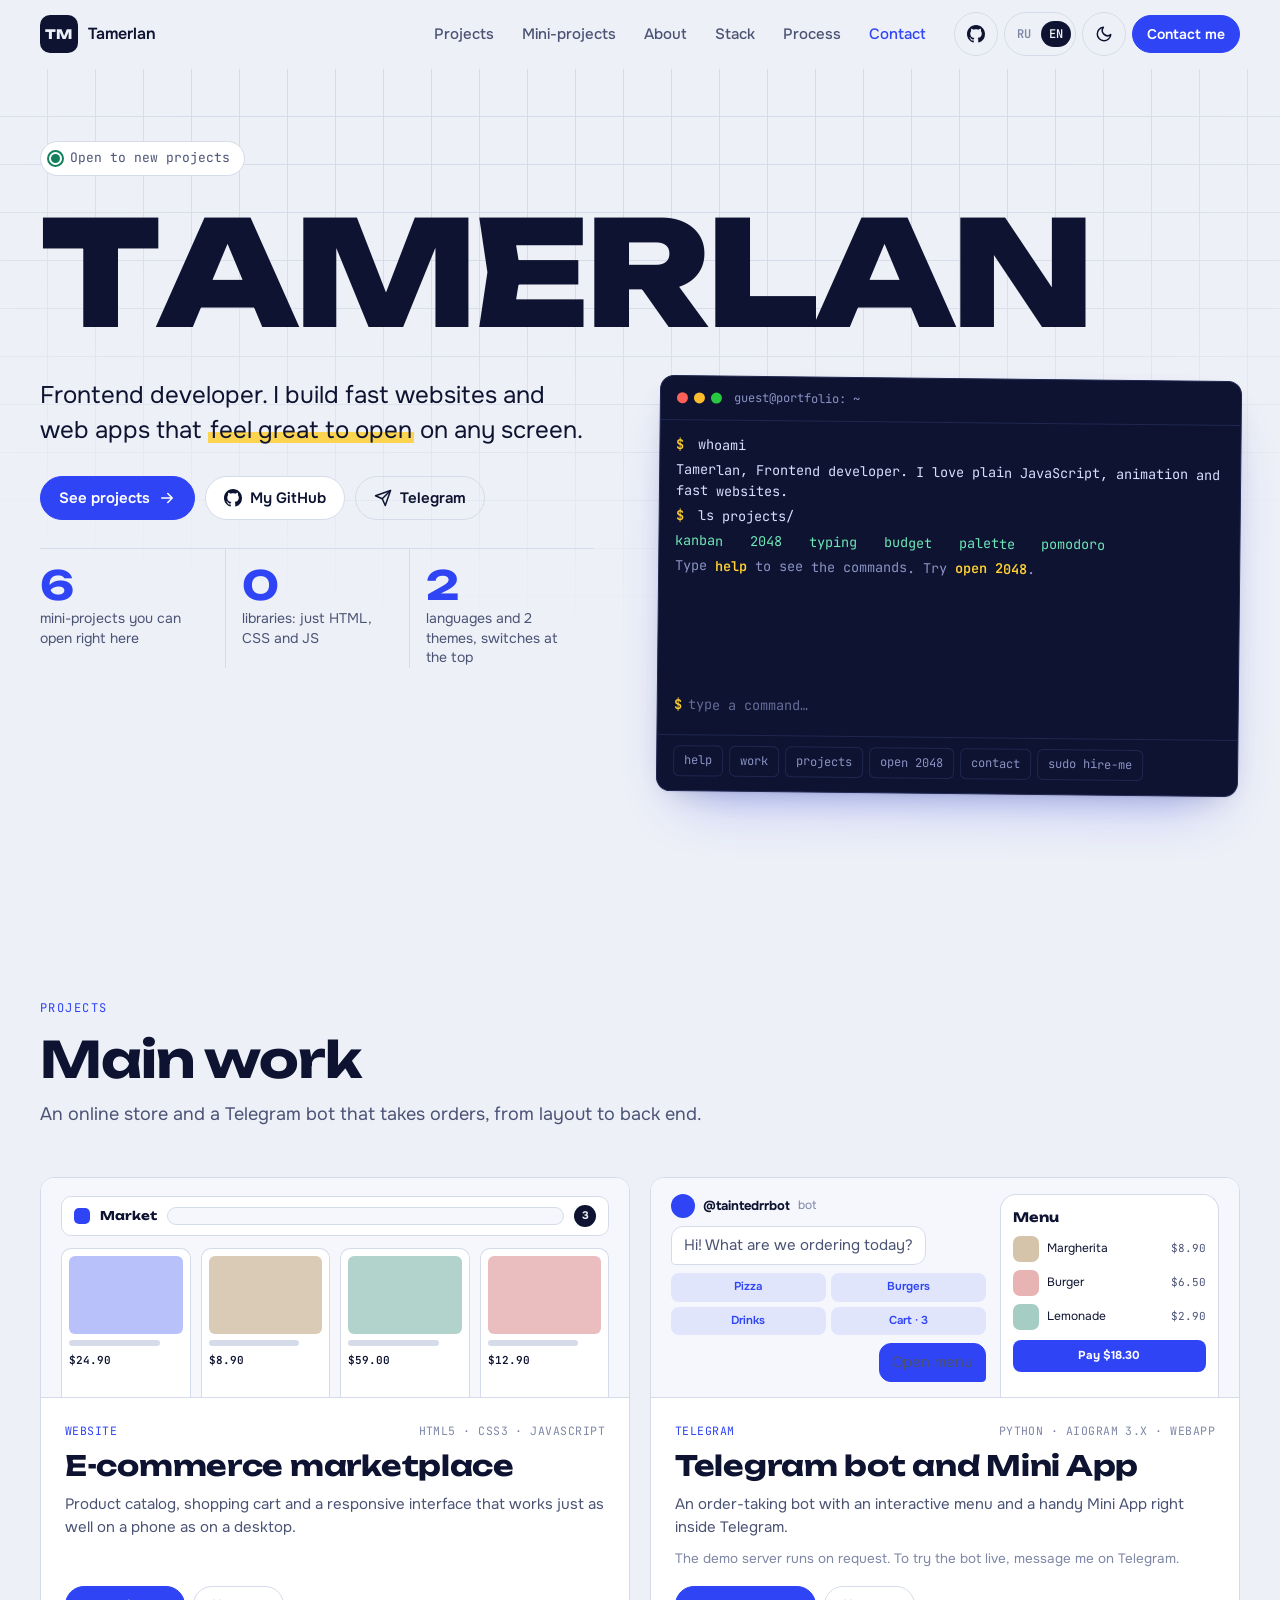
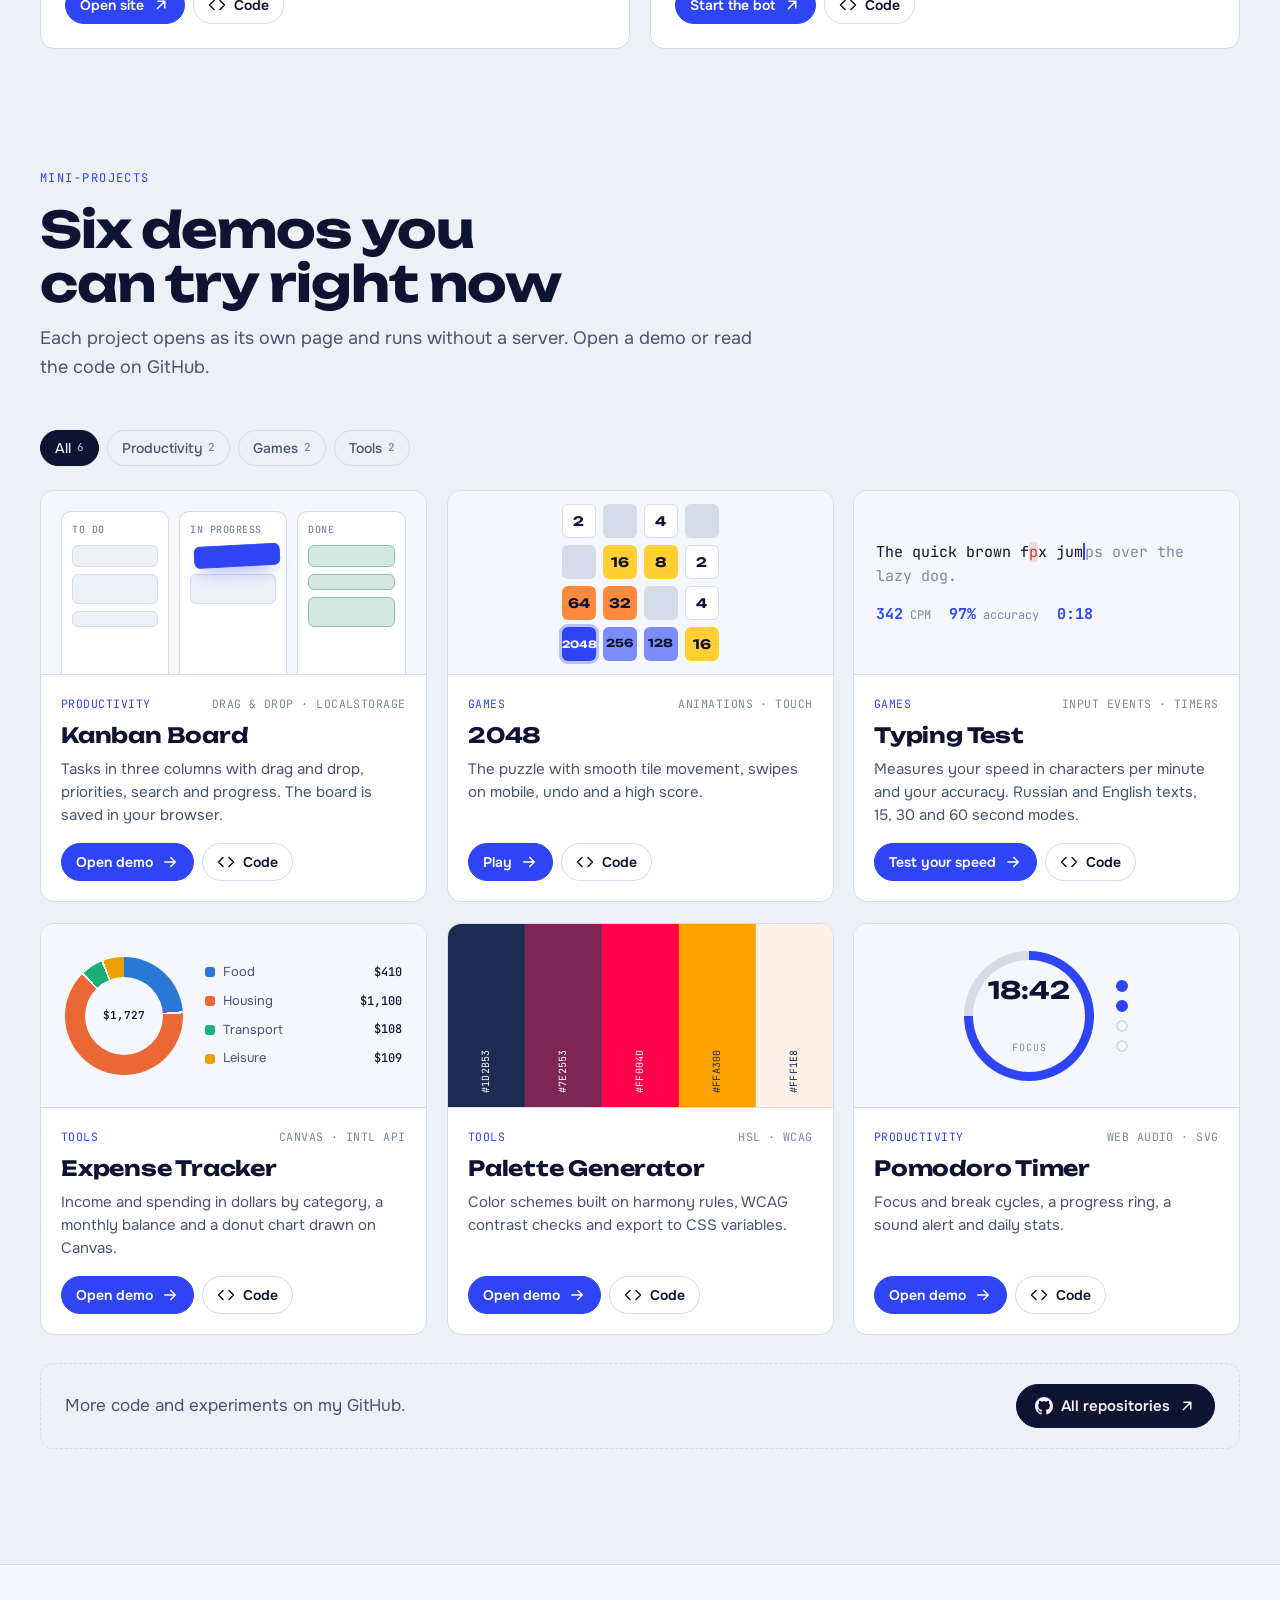
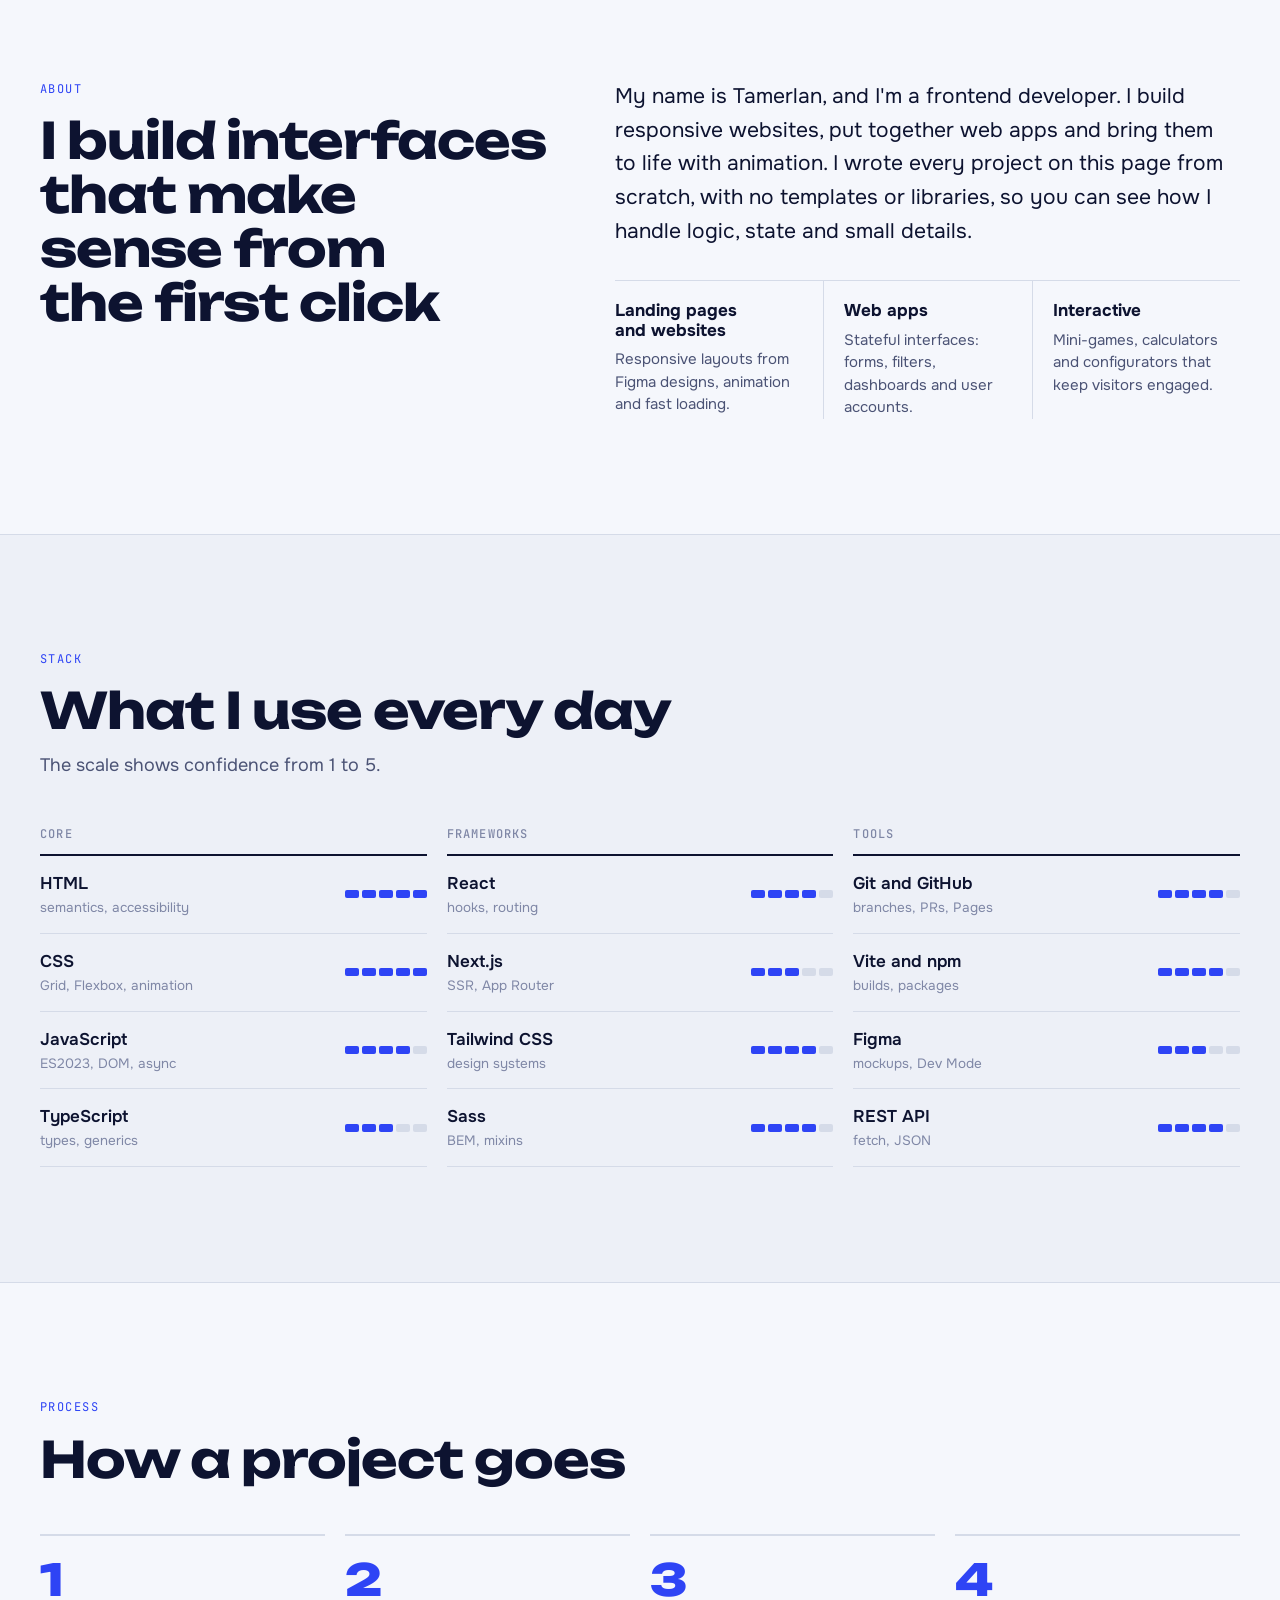
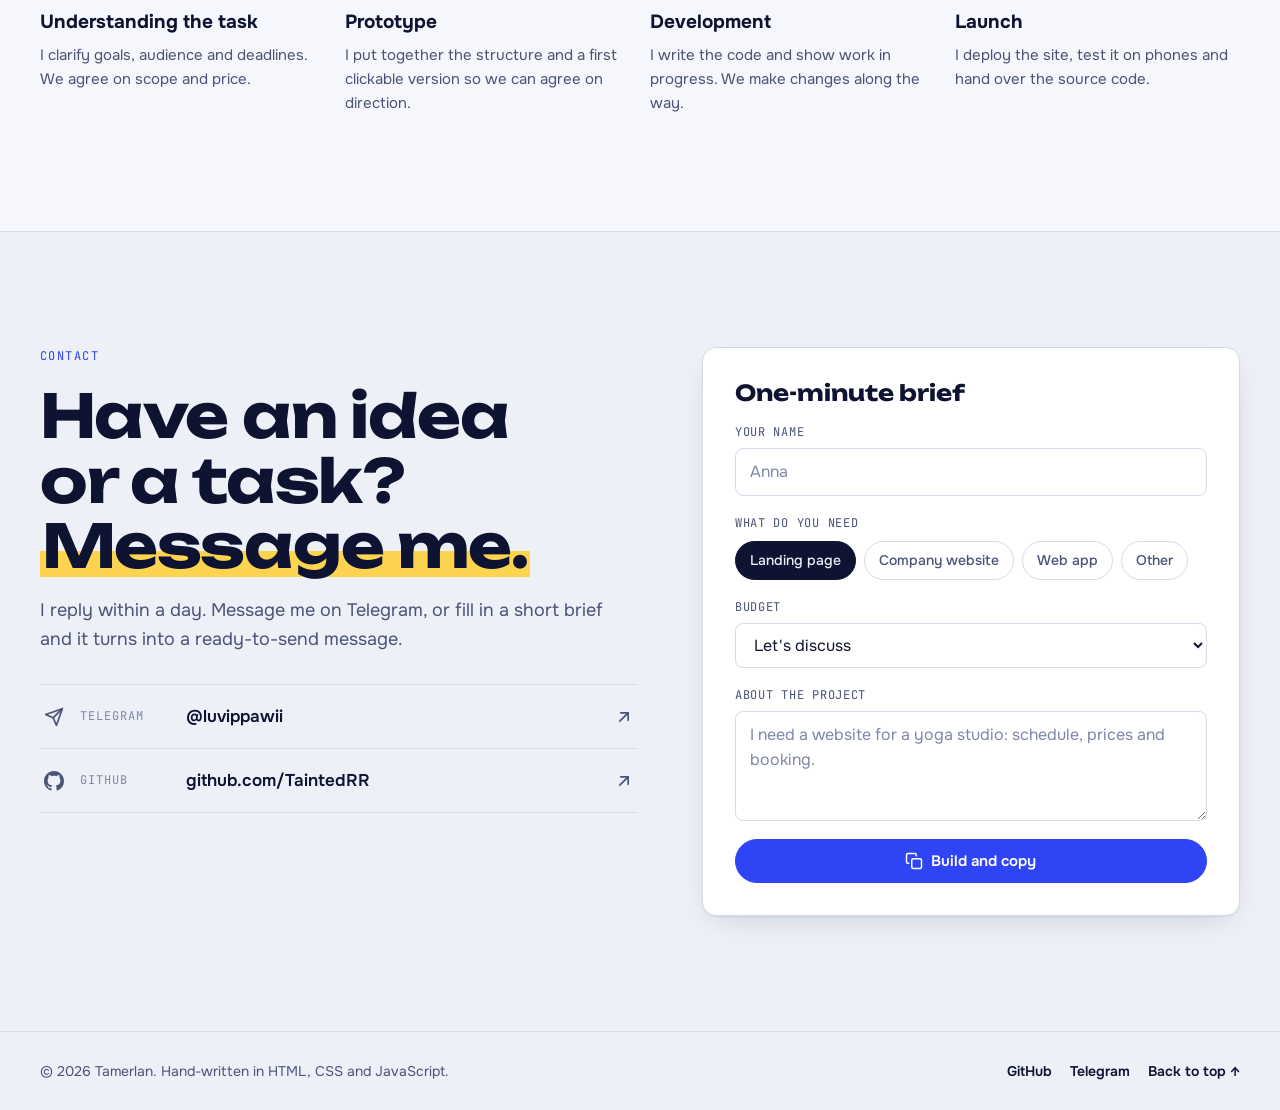
<file: index.html>
<!doctype html>
<html lang="ru">
<head>
<meta charset="utf-8">
<meta name="viewport" content="width=device-width, initial-scale=1, viewport-fit=cover">
<title>Портфолио Тамерлана</title>
<meta name="claude:viewport-fit-sides" content="cover">
<meta name="description" content="Frontend-разработчик: сайты, веб-приложения и интерактив. Шесть мини-проектов, которые можно открыть прямо на странице.">
<link rel="preconnect" href="https://fonts.googleapis.com">
<link rel="preconnect" href="https://fonts.gstatic.com" crossorigin>
<link rel="stylesheet" href="https://fonts.googleapis.com/css2?family=Unbounded:wght@200..900&family=Onest:wght@400..700&family=JetBrains+Mono:wght@400;500;600&display=swap">
<link rel="stylesheet" href="assets/base.css">
<link rel="stylesheet" href="assets/site.css">
<script src="config.js"></script>
<script src="assets/common.js"></script>
</head>
<body>

<svg width="0" height="0" style="position:absolute" aria-hidden="true">
  <defs>
    <symbol id="i-github" viewBox="0 0 16 16"><path fill="currentColor" d="M8 0C3.58 0 0 3.58 0 8c0 3.54 2.29 6.53 5.47 7.59.4.07.55-.17.55-.38 0-.19-.01-.82-.01-1.49-2.01.37-2.53-.49-2.69-.94-.09-.23-.48-.94-.82-1.13-.28-.15-.68-.52-.01-.53.63-.01 1.08.58 1.23.82.72 1.21 1.87.87 2.33.66.07-.52.28-.87.51-1.07-1.78-.2-3.64-.89-3.64-3.95 0-.87.31-1.59.82-2.15-.08-.2-.36-1.02.08-2.12 0 0 .67-.21 2.2.82.64-.18 1.32-.27 2-.27.68 0 1.36.09 2 .27 1.53-1.04 2.2-.82 2.2-.82.44 1.1.16 1.92.08 2.12.51.56.82 1.27.82 2.15 0 3.07-1.87 3.75-3.65 3.95.29.25.54.73.54 1.48 0 1.07-.01 1.93-.01 2.2 0 .21.15.46.55.38A8.01 8.01 0 0 0 16 8c0-4.42-3.58-8-8-8z"/></symbol>
    <symbol id="i-send" viewBox="0 0 24 24"><g fill="none" stroke="currentColor" stroke-width="2" stroke-linecap="round" stroke-linejoin="round"><path d="M22 2 11 13"/><path d="M22 2 15 22l-4-9-9-4 20-7z"/></g></symbol>
    <symbol id="i-mail" viewBox="0 0 24 24"><g fill="none" stroke="currentColor" stroke-width="2" stroke-linecap="round" stroke-linejoin="round"><rect x="2" y="4" width="20" height="16" rx="2"/><path d="m22 6-10 7L2 6"/></g></symbol>
    <symbol id="i-linkedin" viewBox="0 0 24 24"><g fill="none" stroke="currentColor" stroke-width="2" stroke-linecap="round" stroke-linejoin="round"><path d="M16 8a6 6 0 0 1 6 6v7h-4v-7a2 2 0 0 0-4 0v7h-4v-7a6 6 0 0 1 6-6z"/><rect x="2" y="9" width="4" height="12"/><circle cx="4" cy="4" r="2"/></g></symbol>
    <symbol id="i-arrow" viewBox="0 0 24 24"><path fill="none" stroke="currentColor" stroke-width="2" stroke-linecap="round" stroke-linejoin="round" d="M5 12h14M13 6l6 6-6 6"/></symbol>
    <symbol id="i-out" viewBox="0 0 24 24"><path fill="none" stroke="currentColor" stroke-width="2" stroke-linecap="round" stroke-linejoin="round" d="M7 17 17 7M8 7h9v9"/></symbol>
    <symbol id="i-copy" viewBox="0 0 24 24"><g fill="none" stroke="currentColor" stroke-width="2" stroke-linecap="round" stroke-linejoin="round"><rect x="9" y="9" width="13" height="13" rx="2"/><path d="M5 15H4a2 2 0 0 1-2-2V4a2 2 0 0 1 2-2h9a2 2 0 0 1 2 2v1"/></g></symbol>
    <symbol id="i-code" viewBox="0 0 24 24"><path fill="none" stroke="currentColor" stroke-width="2" stroke-linecap="round" stroke-linejoin="round" d="m16 18 6-6-6-6M8 6l-6 6 6 6"/></symbol>
    <symbol id="i-sun" viewBox="0 0 24 24"><g fill="none" stroke="currentColor" stroke-width="2" stroke-linecap="round"><circle cx="12" cy="12" r="4"/><path d="M12 2v2M12 20v2M4.9 4.9l1.4 1.4M17.7 17.7l1.4 1.4M2 12h2M20 12h2M4.9 19.1l1.4-1.4M17.7 6.3l1.4-1.4"/></g></symbol>
    <symbol id="i-moon" viewBox="0 0 24 24"><path fill="none" stroke="currentColor" stroke-width="2" stroke-linecap="round" stroke-linejoin="round" d="M21 12.8A9 9 0 1 1 11.2 3a7 7 0 0 0 9.8 9.8z"/></symbol>
  </defs>
</svg>

<div class="progress" aria-hidden="true"><span id="progressBar"></span></div>

<header class="site-header" id="top">
  <div class="wrap site-header__inner">
    <a class="logo" href="#top" aria-label="Наверх" data-i18n-attr="aria-label">
      <span class="logo__mark">TM</span>
      <span class="logo__name" data-text="name">Тамерлан</span>
    </a>
    <nav class="nav" id="nav" aria-label="Разделы" data-i18n-attr="aria-label">
      <a href="#work" data-i18n>Проекты</a>
      <a href="#projects" data-i18n>Мини-проекты</a>
      <a href="#about" data-i18n>Обо мне</a>
      <a href="#stack" data-i18n>Стек</a>
      <a href="#process" data-i18n>Процесс</a>
      <a href="#contact" data-i18n>Контакты</a>
    </nav>
    <div class="site-header__actions">
      <a class="btn btn--ghost btn--icon" data-link="github" href="https://github.com/" aria-label="GitHub"><svg><use href="#i-github"/></svg></a>
      <button class="btn btn--ghost lang-toggle" type="button" data-lang-toggle aria-label="Сменить язык" data-i18n-attr="aria-label"><span data-l="ru">RU</span><span data-l="en">EN</span></button>
      <button class="btn btn--ghost btn--icon theme-toggle" type="button" data-theme-toggle aria-label="Переключить тему" data-i18n-attr="aria-label">
        <svg class="i-moon"><use href="#i-moon"/></svg><svg class="i-sun"><use href="#i-sun"/></svg>
      </button>
      <a class="btn btn--primary btn--sm header-cta" href="#contact" data-i18n>Написать</a>
      <button class="btn btn--ghost btn--icon burger" type="button" id="burger" aria-expanded="false" aria-controls="nav" aria-label="Меню" data-i18n-attr="aria-label">
        <span></span><span></span><span></span>
      </button>
    </div>
  </div>
</header>

<main>
  <!-- HERO -->
  <section class="hero">
    <div class="wrap">
      <p class="hero__status"><span class="pulse" aria-hidden="true"></span> <span data-i18n>Открыт к новым проектам</span></p>
      <h1 class="kinetic" id="kinetic">
        <span class="sr-only" data-text="name">Тамерлан</span>
        <span class="kinetic__word" aria-hidden="true">Тамерлан</span>
      </h1>

      <div class="hero__grid">
        <div class="hero__copy">
          <p class="hero__lead"><span data-text="role">Frontend-разработчик</span>. <span data-i18n>Делаю быстрые сайты и веб-приложения, которые <span class="mark">приятно открывать</span> на любом экране.</span></p>
          <div class="hero__cta">
            <a class="btn btn--primary magnetic" href="#work"><span data-i18n>Смотреть проекты</span> <svg><use href="#i-arrow"/></svg></a>
            <a class="btn magnetic" data-link="github" href="https://github.com/"><svg><use href="#i-github"/></svg> <span data-i18n>Мой GitHub</span></a>
            <a class="btn btn--ghost magnetic" data-link="telegram" href="https://t.me/"><svg><use href="#i-send"/></svg> Telegram</a>
          </div>
          <dl class="facts">
            <div><dt>6</dt><dd data-i18n>мини-проектов можно открыть прямо здесь</dd></div>
            <div><dt>0</dt><dd data-i18n>библиотек: только HTML, CSS и JS</dd></div>
            <div><dt>2</dt><dd data-i18n>языка и 2 темы, переключатели вверху</dd></div>
          </dl>
        </div>

        <div class="terminal" aria-label="Интерактивный терминал" data-i18n-attr="aria-label">
          <div class="terminal__bar">
            <span class="terminal__dots" aria-hidden="true"><i></i><i></i><i></i></span>
            <span class="terminal__title">guest@portfolio: ~</span>
          </div>
          <div class="terminal__body" id="termOut" aria-live="polite">
            <div class="t-line"><span class="t-prompt">$</span> whoami</div>
            <div class="t-line t-out"><span data-text="name">Тамерлан</span>, <span data-text="role">Frontend-разработчик</span>. <span data-i18n>Люблю чистый JavaScript, анимации и быстрые сайты.</span></div>
            <div class="t-line"><span class="t-prompt">$</span> ls projects/</div>
            <div class="t-line t-out t-cols">kanban  2048  typing  budget  palette  pomodoro</div>
            <div class="t-line t-dim" data-i18n>Введи <b>help</b>, чтобы увидеть команды. Попробуй <b>open 2048</b>.</div>
          </div>
          <form class="terminal__input" id="termForm" autocomplete="off">
            <label class="t-prompt" for="termIn">$</label>
            <input id="termIn" type="text" spellcheck="false" autocapitalize="off" autocorrect="off" placeholder="введи команду…" aria-label="Команда терминала" data-i18n-attr="placeholder,aria-label">
          </form>
          <div class="terminal__chips" aria-label="Быстрые команды" data-i18n-attr="aria-label">
            <button type="button" data-cmd="help">help</button>
            <button type="button" data-cmd="work">work</button>
            <button type="button" data-cmd="projects">projects</button>
            <button type="button" data-cmd="open 2048">open 2048</button>
            <button type="button" data-cmd="contact">contact</button>
            <button type="button" data-cmd="sudo hire-me">sudo hire-me</button>
          </div>
        </div>
      </div>
    </div>
  </section>

  <!-- MAIN WORK -->
  <section class="section section--lead" id="work">
    <div class="wrap">
      <header class="section__head">
        <p class="eyebrow" data-i18n>Проекты</p>
        <h2 data-i18n>Основные работы</h2>
        <p class="section__lead" data-i18n>Интернет-магазин и Telegram-бот для приёма заказов: от вёрстки до серверной части.</p>
      </header>
      <div class="projects projects--work">
        <article class="pcard pcard--big">
          <a class="pcard__preview" href="https://taintedrr.github.io/myfirstsite/" tabindex="-1" aria-hidden="true">
            <div class="pv wv--shop">
              <div class="wv-bar"><i></i><b data-i18n>Маркет</b><span class="wv-search"></span><span class="wv-cart">3</span></div>
              <div class="wv-grid">
                <div><i style="--c:var(--cobalt)"></i><b></b><s>$24.90</s></div>
                <div><i style="--c:var(--warn)"></i><b></b><s>$8.90</s></div>
                <div><i style="--c:var(--good)"></i><b></b><s>$59.00</s></div>
                <div><i style="--c:var(--bad)"></i><b></b><s>$12.90</s></div>
              </div>
            </div>
          </a>
          <div class="pcard__body">
            <div class="pcard__meta"><span data-i18n>Веб-сайт</span><span>HTML5 · CSS3 · JavaScript</span></div>
            <h3 data-i18n>E-commerce маркетплейс</h3>
            <p data-i18n>Каталог товаров, корзина и адаптивный интерфейс, одинаково удобный на телефоне и компьютере.</p>
            <div class="pcard__actions">
              <a class="btn btn--primary btn--sm" href="https://taintedrr.github.io/myfirstsite/"><span data-i18n>Открыть сайт</span> <svg><use href="#i-out"/></svg></a>
              <a class="btn btn--ghost btn--sm" href="https://github.com/TaintedRR/myfirstsite"><svg><use href="#i-code"/></svg> <span data-i18n>Код</span></a>
            </div>
          </div>
        </article>

        <article class="pcard pcard--big">
          <a class="pcard__preview" href="https://t.me/taintedrrbot" tabindex="-1" aria-hidden="true">
            <div class="pv wv--bot">
              <div class="wv-chat">
                <div class="wv-head"><i></i><b>@taintedrrbot</b><span data-i18n>бот</span></div>
                <p class="wv-msg" data-i18n>Привет! Что закажем сегодня?</p>
                <div class="wv-kb"><span data-i18n>Пицца</span><span data-i18n>Бургеры</span><span data-i18n>Напитки</span><span data-i18n>Корзина · 3</span></div>
                <p class="wv-msg wv-msg--me" data-i18n>Открыть меню</p>
              </div>
              <div class="wv-app">
                <b data-i18n>Меню</b>
                <div class="wv-item"><i style="--c:var(--warn)"></i><span data-i18n>Маргарита</span><em>$8.90</em></div>
                <div class="wv-item"><i style="--c:var(--bad)"></i><span data-i18n>Бургер</span><em>$6.50</em></div>
                <div class="wv-item"><i style="--c:var(--good)"></i><span data-i18n>Лимонад</span><em>$2.90</em></div>
                <div class="wv-pay" data-i18n>Оплатить $18.30</div>
              </div>
            </div>
          </a>
          <div class="pcard__body">
            <div class="pcard__meta"><span>Telegram</span><span>Python · aiogram 3.x · WebApp</span></div>
            <h3 data-i18n>Telegram-бот и Mini App</h3>
            <p data-i18n>Бот для приёма заказов с интерактивным меню и удобным Mini App прямо внутри Telegram.</p>
            <p class="pcard__note" data-i18n>Демо-сервер запускается по запросу. Чтобы проверить бота вживую, напиши мне в Telegram.</p>
            <div class="pcard__actions">
              <a class="btn btn--primary btn--sm" href="https://t.me/taintedrrbot"><span data-i18n>Запустить бота</span> <svg><use href="#i-out"/></svg></a>
              <a class="btn btn--ghost btn--sm" href="https://github.com/TaintedRR/telegrambot"><svg><use href="#i-code"/></svg> <span data-i18n>Код</span></a>
            </div>
          </div>
        </article>
      </div>
    </div>
  </section>

  <!-- PROJECTS -->
  <section class="section section--follow" id="projects">
    <div class="wrap">
      <header class="section__head">
        <p class="eyebrow" data-i18n>Мини-проекты</p>
        <h2 data-i18n>Шесть демо, которые можно потрогать прямо сейчас</h2>
        <p class="section__lead" data-i18n>Каждый проект открывается отдельной страницей и работает без сервера. Открой демо или посмотри код на GitHub.</p>
      </header>

      <div class="filters" role="toolbar" aria-label="Фильтр проектов" data-i18n-attr="aria-label">
        <button class="chip" type="button" data-filter="all" aria-pressed="true"><span data-i18n>Все</span> <small>6</small></button>
        <button class="chip" type="button" data-filter="Продуктивность" aria-pressed="false"><span data-i18n>Продуктивность</span> <small>2</small></button>
        <button class="chip" type="button" data-filter="Игры" aria-pressed="false"><span data-i18n>Игры</span> <small>2</small></button>
        <button class="chip" type="button" data-filter="Инструменты" aria-pressed="false"><span data-i18n>Инструменты</span> <small>2</small></button>
      </div>

      <div class="projects" id="projectGrid">
        <article class="pcard" data-cat="Продуктивность">
          <a class="pcard__preview" href="projects/kanban.html" tabindex="-1" aria-hidden="true">
            <div class="pv pv--kanban">
              <div class="pv-col"><b data-i18n>Нужно</b><i></i><i class="w2"></i><i class="w3"></i></div>
              <div class="pv-col"><b data-i18n>В работе</b><i class="hl"></i><i class="w2"></i></div>
              <div class="pv-col"><b data-i18n>Готово</b><i class="done"></i><i class="done w3"></i><i class="done w2"></i></div>
            </div>
          </a>
          <div class="pcard__body">
            <div class="pcard__meta"><span data-i18n>Продуктивность</span><span>Drag &amp; Drop · localStorage</span></div>
            <h3 data-i18n>Канбан-доска</h3>
            <p data-i18n>Задачи в трёх колонках: перетаскивание, приоритеты, поиск и прогресс. Доска сохраняется в браузере.</p>
            <div class="pcard__actions">
              <a class="btn btn--primary btn--sm" href="projects/kanban.html"><span data-i18n>Открыть демо</span> <svg><use href="#i-arrow"/></svg></a>
              <a class="btn btn--ghost btn--sm" data-src="kanban" href="https://github.com/"><svg><use href="#i-code"/></svg> <span data-i18n>Код</span></a>
            </div>
          </div>
        </article>

        <article class="pcard" data-cat="Игры">
          <a class="pcard__preview" href="projects/2048.html" tabindex="-1" aria-hidden="true">
            <div class="pv pv--2048">
              <span data-v="2">2</span><span></span><span data-v="4">4</span><span></span>
              <span></span><span data-v="16">16</span><span data-v="8">8</span><span data-v="2">2</span>
              <span data-v="64">64</span><span data-v="32">32</span><span></span><span data-v="4">4</span>
              <span data-v="2048">2048</span><span data-v="256">256</span><span data-v="128">128</span><span data-v="16">16</span>
            </div>
          </a>
          <div class="pcard__body">
            <div class="pcard__meta"><span data-i18n>Игры</span><span data-i18n>Анимации · Touch</span></div>
            <h3>2048</h3>
            <p data-i18n>Головоломка с плавным движением плиток, свайпами на телефоне, отменой хода и рекордом.</p>
            <div class="pcard__actions">
              <a class="btn btn--primary btn--sm" href="projects/2048.html"><span data-i18n>Играть</span> <svg><use href="#i-arrow"/></svg></a>
              <a class="btn btn--ghost btn--sm" data-src="2048" href="https://github.com/"><svg><use href="#i-code"/></svg> <span data-i18n>Код</span></a>
            </div>
          </div>
        </article>

        <article class="pcard" data-cat="Игры">
          <a class="pcard__preview" href="projects/typing.html" tabindex="-1" aria-hidden="true">
            <div class="pv pv--typing">
              <p data-i18n><span class="ok">Съешь же ещё этих мяг</span><span class="err">r</span><span class="ok">их фра</span><span class="cur"></span><span class="todo">нцузских булок, да выпей чаю.</span></p>
              <div class="pv-stats"><span><b>342</b> <span data-i18n>зн/мин</span></span><span><b>97%</b> <span data-i18n>точность</span></span><span><b>0:18</b></span></div>
            </div>
          </a>
          <div class="pcard__body">
            <div class="pcard__meta"><span data-i18n>Игры</span><span data-i18n>Input events · Таймеры</span></div>
            <h3 data-i18n>Тренажёр печати</h3>
            <p data-i18n>Считает скорость в знаках в минуту и точность. Русский и английский тексты, режимы на 15, 30 и 60 секунд.</p>
            <div class="pcard__actions">
              <a class="btn btn--primary btn--sm" href="projects/typing.html"><span data-i18n>Проверить скорость</span> <svg><use href="#i-arrow"/></svg></a>
              <a class="btn btn--ghost btn--sm" data-src="typing" href="https://github.com/"><svg><use href="#i-code"/></svg> <span data-i18n>Код</span></a>
            </div>
          </div>
        </article>

        <article class="pcard" data-cat="Инструменты">
          <a class="pcard__preview" href="projects/budget.html" tabindex="-1" aria-hidden="true">
            <div class="pv pv--budget">
              <div class="pv-donut"><span>$1,727</span></div>
              <ul>
                <li><i style="--c:#2a78d6"></i><span data-i18n>Еда</span><b>$410</b></li>
                <li><i style="--c:#eb6834"></i><span data-i18n>Жильё</span><b>$1,100</b></li>
                <li><i style="--c:#1baf7a"></i><span data-i18n>Транспорт</span><b>$108</b></li>
                <li><i style="--c:#eda100"></i><span data-i18n>Досуг</span><b>$109</b></li>
              </ul>
            </div>
          </a>
          <div class="pcard__body">
            <div class="pcard__meta"><span data-i18n>Инструменты</span><span>Canvas · Intl API</span></div>
            <h3 data-i18n>Трекер расходов</h3>
            <p data-i18n>Доходы и траты в долларах по категориям, баланс за месяц и круговая диаграмма, нарисованная на Canvas.</p>
            <div class="pcard__actions">
              <a class="btn btn--primary btn--sm" href="projects/budget.html"><span data-i18n>Открыть демо</span> <svg><use href="#i-arrow"/></svg></a>
              <a class="btn btn--ghost btn--sm" data-src="budget" href="https://github.com/"><svg><use href="#i-code"/></svg> <span data-i18n>Код</span></a>
            </div>
          </div>
        </article>

        <article class="pcard" data-cat="Инструменты">
          <a class="pcard__preview" href="projects/palette.html" tabindex="-1" aria-hidden="true">
            <div class="pv pv--palette">
              <span style="--c:#1d2b53;--t:#fff">#1D2B53</span>
              <span style="--c:#7e2553;--t:#fff">#7E2553</span>
              <span style="--c:#ff004d;--t:#fff">#FF004D</span>
              <span style="--c:#ffa300;--t:#1d2b53">#FFA300</span>
              <span style="--c:#fff1e8;--t:#1d2b53">#FFF1E8</span>
            </div>
          </a>
          <div class="pcard__body">
            <div class="pcard__meta"><span data-i18n>Инструменты</span><span>HSL · WCAG</span></div>
            <h3 data-i18n>Генератор палитр</h3>
            <p data-i18n>Цветовые схемы по правилам гармонии, проверка контраста по WCAG и экспорт в CSS-переменные.</p>
            <div class="pcard__actions">
              <a class="btn btn--primary btn--sm" href="projects/palette.html"><span data-i18n>Открыть демо</span> <svg><use href="#i-arrow"/></svg></a>
              <a class="btn btn--ghost btn--sm" data-src="palette" href="https://github.com/"><svg><use href="#i-code"/></svg> <span data-i18n>Код</span></a>
            </div>
          </div>
        </article>

        <article class="pcard" data-cat="Продуктивность">
          <a class="pcard__preview" href="projects/pomodoro.html" tabindex="-1" aria-hidden="true">
            <div class="pv pv--pomodoro">
              <div class="pv-ring"><span>18:42<small data-i18n>Фокус</small></span></div>
              <div class="pv-dots"><i class="on"></i><i class="on"></i><i></i><i></i></div>
            </div>
          </a>
          <div class="pcard__body">
            <div class="pcard__meta"><span data-i18n>Продуктивность</span><span>Web Audio · SVG</span></div>
            <h3 data-i18n>Pomodoro-таймер</h3>
            <p data-i18n>Циклы фокуса и перерывов, кольцо прогресса, звуковой сигнал и статистика за день.</p>
            <div class="pcard__actions">
              <a class="btn btn--primary btn--sm" href="projects/pomodoro.html"><span data-i18n>Открыть демо</span> <svg><use href="#i-arrow"/></svg></a>
              <a class="btn btn--ghost btn--sm" data-src="pomodoro" href="https://github.com/"><svg><use href="#i-code"/></svg> <span data-i18n>Код</span></a>
            </div>
          </div>
        </article>
      </div>

      <div class="projects__more">
        <p data-i18n>Больше кода и экспериментов у меня на GitHub.</p>
        <a class="btn btn--ink magnetic" data-link="github" href="https://github.com/"><svg><use href="#i-github"/></svg> <span data-i18n>Все репозитории</span> <svg><use href="#i-out"/></svg></a>
      </div>
    </div>
  </section>

  <!-- ABOUT -->
  <section class="section section--alt" id="about">
    <div class="wrap about">
      <header class="section__head">
        <p class="eyebrow" data-i18n>Обо мне</p>
        <h2 data-i18n>Делаю интерфейсы, в которых всё понятно с первого клика</h2>
      </header>
      <div class="about__body">
        <p class="about__text"><span data-i18n>Меня зовут</span> <span data-text="name">Тамерлан</span>, <span data-i18n>я frontend-разработчик. Верстаю адаптивные сайты, собираю веб-приложения и оживляю их анимацией. Все проекты на этой странице я написал с нуля, без шаблонов и библиотек, чтобы было видно, как я работаю с логикой, состоянием и мелкими деталями.</span></p>
        <ul class="services">
          <li>
            <h3 data-i18n>Лендинги и сайты</h3>
            <p data-i18n>Адаптивная вёрстка по макету из Figma, анимации и быстрая загрузка.</p>
          </li>
          <li>
            <h3 data-i18n>Веб-приложения</h3>
            <p data-i18n>Интерфейсы с состоянием: формы, фильтры, дашборды и личные кабинеты.</p>
          </li>
          <li>
            <h3 data-i18n>Интерактив</h3>
            <p data-i18n>Мини-игры, калькуляторы и конфигураторы, которые удерживают посетителя.</p>
          </li>
        </ul>
      </div>
    </div>
  </section>

  <!-- STACK -->
  <section class="section" id="stack">
    <div class="wrap">
      <header class="section__head">
        <p class="eyebrow" data-i18n>Стек</p>
        <h2 data-i18n>Чем я пользуюсь каждый день</h2>
        <p class="section__lead" data-i18n>Шкала показывает уверенность от 1 до 5.</p>
      </header>
      <div class="stack">
        <div class="stack__group">
          <h3 data-i18n>Основа</h3>
          <ul>
            <li><span class="stack__name">HTML</span><span class="stack__note" data-i18n>семантика, доступность</span><span class="meter" data-level="5"></span></li>
            <li><span class="stack__name">CSS</span><span class="stack__note" data-i18n>Grid, Flexbox, анимации</span><span class="meter" data-level="5"></span></li>
            <li><span class="stack__name">JavaScript</span><span class="stack__note">ES2023, DOM, async</span><span class="meter" data-level="4"></span></li>
            <li><span class="stack__name">TypeScript</span><span class="stack__note" data-i18n>типы, дженерики</span><span class="meter" data-level="3"></span></li>
          </ul>
        </div>
        <div class="stack__group">
          <h3 data-i18n>Фреймворки</h3>
          <ul>
            <li><span class="stack__name">React</span><span class="stack__note" data-i18n>хуки, роутинг</span><span class="meter" data-level="4"></span></li>
            <li><span class="stack__name">Next.js</span><span class="stack__note">SSR, App Router</span><span class="meter" data-level="3"></span></li>
            <li><span class="stack__name">Tailwind CSS</span><span class="stack__note" data-i18n>дизайн-системы</span><span class="meter" data-level="4"></span></li>
            <li><span class="stack__name">Sass</span><span class="stack__note" data-i18n>БЭМ, миксины</span><span class="meter" data-level="4"></span></li>
          </ul>
        </div>
        <div class="stack__group">
          <h3 data-i18n>Инструменты</h3>
          <ul>
            <li><span class="stack__name" data-i18n>Git и GitHub</span><span class="stack__note" data-i18n>ветки, PR, Pages</span><span class="meter" data-level="4"></span></li>
            <li><span class="stack__name" data-i18n>Vite и npm</span><span class="stack__note" data-i18n>сборка, пакеты</span><span class="meter" data-level="4"></span></li>
            <li><span class="stack__name">Figma</span><span class="stack__note" data-i18n>макеты, Dev Mode</span><span class="meter" data-level="3"></span></li>
            <li><span class="stack__name">REST API</span><span class="stack__note">fetch, JSON</span><span class="meter" data-level="4"></span></li>
          </ul>
        </div>
      </div>
    </div>
  </section>

  <!-- PROCESS -->
  <section class="section section--alt" id="process">
    <div class="wrap">
      <header class="section__head">
        <p class="eyebrow" data-i18n>Процесс</p>
        <h2 data-i18n>Как проходит работа над проектом</h2>
      </header>
      <ol class="steps">
        <li>
          <span class="steps__n">1</span>
          <h3 data-i18n>Разбираюсь в задаче</h3>
          <p data-i18n>Уточняю цели, аудиторию и сроки. Фиксируем объём работ и стоимость.</p>
        </li>
        <li>
          <span class="steps__n">2</span>
          <h3 data-i18n>Прототип</h3>
          <p data-i18n>Собираю структуру и первый кликабельный вариант, чтобы обсудить направление.</p>
        </li>
        <li>
          <span class="steps__n">3</span>
          <h3 data-i18n>Разработка</h3>
          <p data-i18n>Пишу код и показываю промежуточные версии. Правки вносим по ходу.</p>
        </li>
        <li>
          <span class="steps__n">4</span>
          <h3 data-i18n>Запуск</h3>
          <p data-i18n>Выкладываю сайт, проверяю на телефонах и передаю исходники.</p>
        </li>
      </ol>
    </div>
  </section>

  <!-- CONTACT -->
  <section class="section contact" id="contact">
    <div class="wrap contact__grid">
      <div class="contact__intro">
        <p class="eyebrow" data-i18n>Контакты</p>
        <h2 class="contact__title" data-i18n>Есть идея или задача? <span class="mark">Напиши мне.</span></h2>
        <p class="section__lead" data-i18n>Отвечаю в течение дня. Можно сразу в Telegram или собрать короткую заявку: она превратится в готовое сообщение.</p>
        <ul class="links">
          <li data-optional>
            <a class="links__row" data-link="telegram" href="https://t.me/">
              <svg><use href="#i-send"/></svg><span class="links__label">Telegram</span><span class="links__value" data-text="telegram">@luvippawii</span><svg class="links__go"><use href="#i-out"/></svg>
            </a>
          </li>
          <li data-optional>
            <a class="links__row" data-link="github" href="https://github.com/">
              <svg><use href="#i-github"/></svg><span class="links__label">GitHub</span><span class="links__value" data-text="github">github.com/TaintedRR</span><svg class="links__go"><use href="#i-out"/></svg>
            </a>
          </li>
          <li data-optional>
            <div class="links__row">
              <svg><use href="#i-mail"/></svg><span class="links__label" data-i18n>Почта</span><span class="links__value" id="emailText" data-text="email">hello@example.com</span>
              <button class="btn btn--ghost btn--sm" type="button" data-copy="email" data-copy-target="emailText"><svg><use href="#i-copy"/></svg> <span data-i18n>Копировать</span></button>
            </div>
          </li>
          <li data-optional>
            <a class="links__row" data-link="linkedin" href="https://www.linkedin.com/">
              <svg><use href="#i-linkedin"/></svg><span class="links__label">LinkedIn</span><span class="links__value" data-text="linkedin">linkedin.com</span><svg class="links__go"><use href="#i-out"/></svg>
            </a>
          </li>
        </ul>
      </div>

      <form class="brief" id="brief" novalidate>
        <h3 data-i18n>Заявка за минуту</h3>
        <label class="field" for="bName"><span data-i18n>Как тебя зовут</span>
          <input class="input" id="bName" name="name" type="text" placeholder="Анна" data-i18n-attr="placeholder" required>
        </label>
        <fieldset class="field brief__types">
          <legend class="label" data-i18n>Что нужно сделать</legend>
          <div class="brief__chips">
            <label class="chip-radio"><input type="radio" name="type" id="bType1" value="landing" checked><span data-i18n>Лендинг</span></label>
            <label class="chip-radio"><input type="radio" name="type" id="bType2" value="company"><span data-i18n>Сайт компании</span></label>
            <label class="chip-radio"><input type="radio" name="type" id="bType3" value="webapp"><span data-i18n>Веб-приложение</span></label>
            <label class="chip-radio"><input type="radio" name="type" id="bType4" value="other"><span data-i18n>Другое</span></label>
          </div>
        </fieldset>
        <label class="field" for="bBudget"><span data-i18n>Бюджет</span>
          <select class="input" id="bBudget" name="budget">
            <option value="discuss" data-i18n>Обсудим</option>
            <option value="lt500" data-i18n>до $500</option>
            <option value="500-1500">$500 – $1,500</option>
            <option value="gt1500" data-i18n>от $1,500</option>
          </select>
        </label>
        <label class="field" for="bMsg"><span data-i18n>Коротко о задаче</span>
          <textarea class="input" id="bMsg" name="message" placeholder="Нужен сайт для студии йоги: расписание, цены и запись." data-i18n-attr="placeholder" required></textarea>
        </label>
        <p class="brief__error" id="briefError" role="alert" hidden></p>
        <button class="btn btn--primary" type="submit"><svg><use href="#i-copy"/></svg> <span data-i18n>Собрать и скопировать</span></button>
        <div class="brief__done" id="briefDone" hidden>
          <p data-i18n><b>Сообщение скопировано.</b> Вставь его в чат или письмо:</p>
          <pre class="brief__preview" id="briefPreview"></pre>
          <div class="brief__send">
            <a class="btn btn--sm" data-link="telegram" href="https://t.me/"><svg><use href="#i-send"/></svg> <span data-i18n>Открыть Telegram</span></a>
            <a class="btn btn--ghost btn--sm" data-link="email" href="mailto:"><svg><use href="#i-mail"/></svg> <span data-i18n>Написать на почту</span></a>
          </div>
        </div>
      </form>
    </div>
  </section>
</main>

<footer class="site-footer">
  <div class="wrap site-footer__inner">
    <p>© <span data-text="year">2026</span> <span data-text="name">Тамерлан</span>. <span data-i18n>Сайт написан вручную на HTML, CSS и JavaScript.</span></p>
    <div class="site-footer__links">
      <a data-link="github" href="https://github.com/">GitHub</a>
      <a data-link="telegram" href="https://t.me/">Telegram</a>
      <a href="#top" data-i18n>Наверх ↑</a>
    </div>
  </div>
</footer>

<script src="assets/site.js"></script>
</body>
</html>
</file>
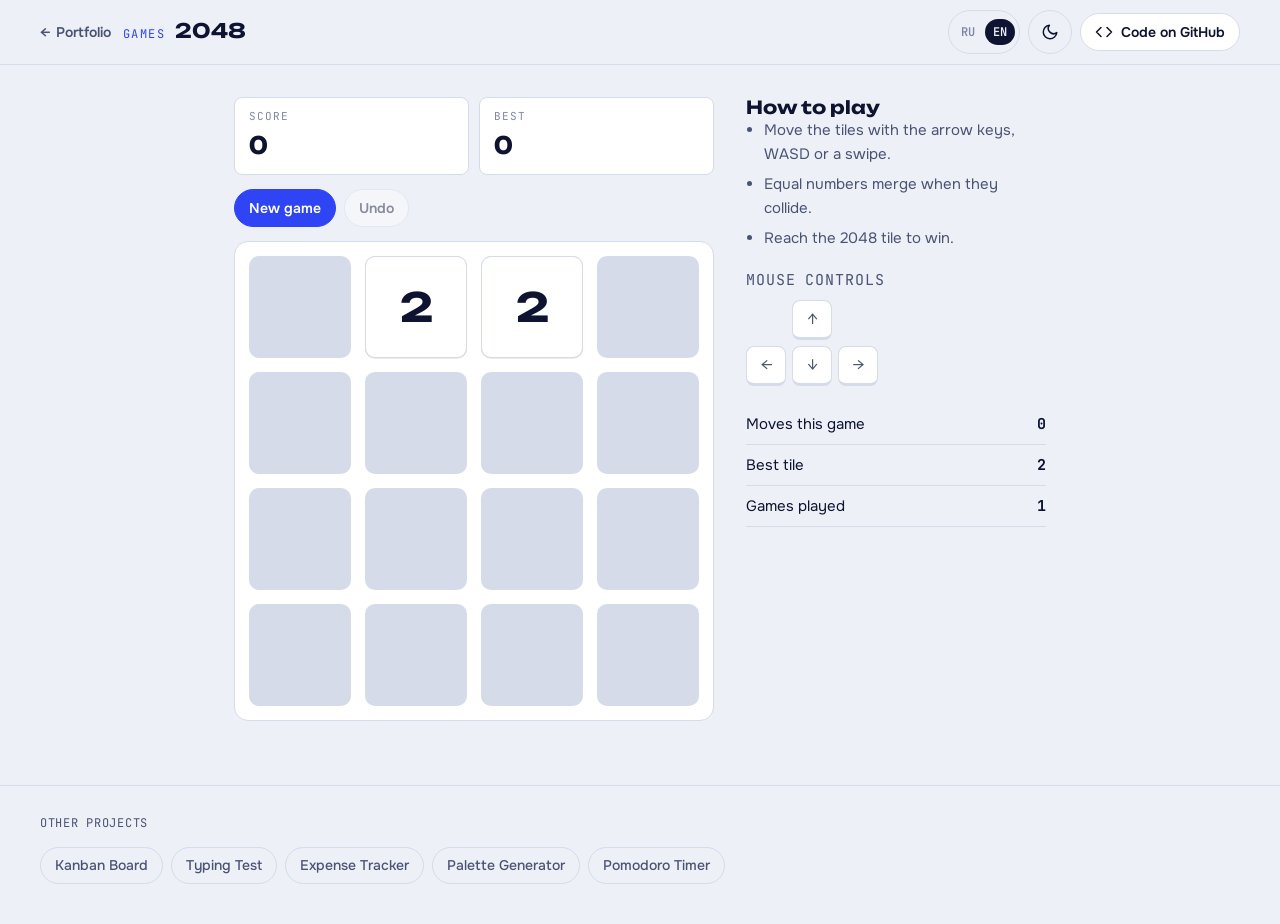
<file: projects/2048.html>
<!doctype html>
<html lang="ru">
<head>
<meta charset="utf-8">
<meta name="viewport" content="width=device-width, initial-scale=1, viewport-fit=cover">
<title>2048</title>
<link rel="preconnect" href="https://fonts.googleapis.com">
<link rel="preconnect" href="https://fonts.gstatic.com" crossorigin>
<link rel="stylesheet" href="https://fonts.googleapis.com/css2?family=Unbounded:wght@400..800&family=Onest:wght@400..700&family=JetBrains+Mono:wght@400;500;600&display=swap">
<link rel="stylesheet" href="../assets/base.css">
<script src="../config.js"></script>
<script src="../assets/common.js"></script>
<style>
  :root {
    --cell: var(--line);
    --t2: #ffffff;      --t2-ink: #0d1330;
    --t4: #e3e8ff;      --t4-ink: #0d1330;
    --t8: #ffd966;      --t8-ink: #0d1330;
    --t16: #ffbf33;     --t16-ink: #0d1330;
    --t32: #ff9a4d;     --t32-ink: #0d1330;
    --t64: #ff6f4a;     --t64-ink: #ffffff;
    --t128: #a3adff;    --t128-ink: #0d1330;
    --t256: #7c8cff;    --t256-ink: #0d1330;
    --t512: #5566ff;    --t512-ink: #ffffff;
    --t1024: #3a4df7;   --t1024-ink: #ffffff;
    --t2048: #1b2bd6;   --t2048-ink: #ffffff;
  }
  @media (prefers-color-scheme: dark) {
    :root:not([data-theme="light"]) { --cell: #151b42; --t2: #3a448c; --t2-ink: #ffffff; --t4: #5260c0; --t4-ink: #ffffff; }
  }
  :root[data-theme="dark"] { --cell: #151b42; --t2: #3a448c; --t2-ink: #ffffff; --t4: #5260c0; --t4-ink: #ffffff; }

  .game { display: grid; grid-template-columns: minmax(0, 480px) minmax(0, 300px); gap: 32px; justify-content: center; align-items: start; }
  @media (max-width: 860px) { .game { grid-template-columns: minmax(0, 480px); } }
  .scores { display: flex; gap: 10px; margin-bottom: 14px; }
  .score { flex: 1; padding: 10px 14px; border-radius: var(--radius-sm); background: var(--surface); border: 1px solid var(--line); }
  .score span { display: block; font-family: var(--font-mono); font-size: 11px; text-transform: uppercase; letter-spacing: 0.08em; color: var(--ink-faint); }
  .score b { font-family: var(--font-display); font-size: 24px; font-weight: 700; font-variant-numeric: tabular-nums; position: relative; }
  .plus { position: absolute; left: 100%; top: 0; margin-left: 6px; font-size: 14px; color: var(--good); animation: rise 0.7s ease forwards; pointer-events: none; white-space: nowrap; }
  @keyframes rise { to { transform: translateY(-18px); opacity: 0; } }
  .controls { display: flex; gap: 8px; margin-bottom: 14px; flex-wrap: wrap; }

  .board {
    --gap: clamp(8px, 2.4vw, 14px);
    position: relative;
    width: 100%;
    aspect-ratio: 1;
    max-width: 100%;
    padding: var(--gap);
    border-radius: var(--radius);
    background: var(--surface);
    border: 1px solid var(--line);
    touch-action: none;
    user-select: none;
    outline: none;
  }
  .grid, .tiles { position: absolute; inset: var(--gap); }
  .grid { display: grid; grid-template-columns: repeat(4, 1fr); grid-template-rows: repeat(4, 1fr); gap: var(--gap); }
  .grid i { border-radius: 10px; background: var(--cell); }
  .tile {
    --x: 0; --y: 0;
    position: absolute;
    width: calc((100% - 3 * var(--gap)) / 4);
    height: calc((100% - 3 * var(--gap)) / 4);
    transform: translate(calc(var(--x) * (100% + var(--gap))), calc(var(--y) * (100% + var(--gap))));
    transition: transform 0.11s ease-in-out;
    z-index: 1;
  }
  .tile__in {
    width: 100%; height: 100%;
    display: grid; place-items: center;
    border-radius: 10px;
    font-family: var(--font-display);
    font-weight: 700;
    font-size: clamp(20px, 6.5vw, 40px);
    background: var(--bg); color: var(--fg);
    box-shadow: 0 1px 0 rgba(13, 19, 48, 0.08);
  }
  .tile.is-new .tile__in { animation: appear 0.2s ease 0.08s backwards; }
  .tile.is-merged { z-index: 2; }
  .tile.is-merged .tile__in { animation: merge 0.2s ease; }
  @keyframes appear { from { transform: scale(0); } }
  @keyframes merge { 50% { transform: scale(1.14); } }
  .tile[data-v="2"] .tile__in { --bg: var(--t2); --fg: var(--t2-ink); border: 1px solid var(--line); }
  .tile[data-v="4"] .tile__in { --bg: var(--t4); --fg: var(--t4-ink); }
  .tile[data-v="8"] .tile__in { --bg: var(--t8); --fg: var(--t8-ink); }
  .tile[data-v="16"] .tile__in { --bg: var(--t16); --fg: var(--t16-ink); }
  .tile[data-v="32"] .tile__in { --bg: var(--t32); --fg: var(--t32-ink); }
  .tile[data-v="64"] .tile__in { --bg: var(--t64); --fg: var(--t64-ink); }
  .tile[data-v="128"] .tile__in { --bg: var(--t128); --fg: var(--t128-ink); font-size: clamp(17px, 5.4vw, 34px); }
  .tile[data-v="256"] .tile__in { --bg: var(--t256); --fg: var(--t256-ink); font-size: clamp(17px, 5.4vw, 34px); }
  .tile[data-v="512"] .tile__in { --bg: var(--t512); --fg: var(--t512-ink); font-size: clamp(17px, 5.4vw, 34px); }
  .tile[data-v="1024"] .tile__in { --bg: var(--t1024); --fg: var(--t1024-ink); font-size: clamp(14px, 4.4vw, 27px); }
  .tile[data-v="2048"] .tile__in { --bg: var(--t2048); --fg: var(--t2048-ink); font-size: clamp(14px, 4.4vw, 27px); box-shadow: 0 0 0 4px color-mix(in srgb, var(--t2048) 30%, transparent), 0 0 30px -4px var(--t2048); }
  .tile.big .tile__in { --bg: var(--ink); --fg: var(--paper); font-size: clamp(12px, 3.6vw, 22px); }

  .overlay {
    position: absolute; inset: 0; z-index: 5;
    display: grid; place-items: center; align-content: center; gap: 14px;
    border-radius: var(--radius);
    background: color-mix(in srgb, var(--surface) 82%, transparent);
    backdrop-filter: blur(3px);
    text-align: center;
    animation: fade 0.3s ease;
  }
  @keyframes fade { from { opacity: 0; } }
  .overlay h2 { font-family: var(--font-display); font-size: clamp(26px, 6vw, 40px); }
  .overlay p { color: var(--ink-soft); }
  .overlay__btns { display: flex; gap: 8px; flex-wrap: wrap; justify-content: center; }

  .side { display: grid; gap: 18px; }
  .side h2 { font-family: var(--font-display); font-size: 18px; }
  .side p, .side li { color: var(--ink-soft); font-size: 15px; }
  .side ul { margin: 0; padding-left: 18px; display: grid; gap: 6px; }
  .keys { display: grid; grid-template-columns: repeat(3, 40px); grid-template-rows: repeat(2, 40px); gap: 6px; margin-top: 8px; }
  .keys button { border: 1px solid var(--line); border-bottom-width: 3px; border-radius: 8px; background: var(--surface); cursor: pointer; font-size: 16px; color: var(--ink-soft); }
  .keys button:active { transform: translateY(2px); border-bottom-width: 1px; }
  .keys button:nth-child(1) { grid-area: 1 / 2; }
  .keys button:nth-child(2) { grid-area: 2 / 1; }
  .keys button:nth-child(3) { grid-area: 2 / 2; }
  .keys button:nth-child(4) { grid-area: 2 / 3; }
  .stat-row { display: flex; justify-content: space-between; padding: 8px 0; border-bottom: 1px solid var(--line); font-size: 15px; }
  .stat-row b { font-family: var(--font-mono); font-variant-numeric: tabular-nums; }
</style>
</head>
<body>
<header class="pbar">
  <div class="wrap pbar__inner">
    <a class="pbar__back" href="../index.html">← <span data-i18n>Портфолио</span></a>
    <div class="pbar__title"><p class="eyebrow" data-i18n>Игры</p><h1>2048</h1></div>
    <div class="pbar__actions">
      <button class="btn btn--ghost lang-toggle" type="button" data-lang-toggle aria-label="Сменить язык" data-i18n-attr="aria-label"><span data-l="ru">RU</span><span data-l="en">EN</span></button>
      <button class="btn btn--ghost btn--icon theme-toggle" type="button" data-theme-toggle aria-label="Переключить тему" data-i18n-attr="aria-label">
        <svg class="i-moon" viewBox="0 0 24 24"><path fill="none" stroke="currentColor" stroke-width="2" stroke-linecap="round" stroke-linejoin="round" d="M21 12.8A9 9 0 1 1 11.2 3a7 7 0 0 0 9.8 9.8z"/></svg>
        <svg class="i-sun" viewBox="0 0 24 24"><g fill="none" stroke="currentColor" stroke-width="2" stroke-linecap="round"><circle cx="12" cy="12" r="4"/><path d="M12 2v2M12 20v2M4.9 4.9l1.4 1.4M17.7 17.7l1.4 1.4M2 12h2M20 12h2M4.9 19.1l1.4-1.4M17.7 6.3l1.4-1.4"/></g></svg>
      </button>
      <a class="btn btn--sm" data-src="2048" href="https://github.com/"><svg viewBox="0 0 24 24"><path fill="none" stroke="currentColor" stroke-width="2" stroke-linecap="round" stroke-linejoin="round" d="m16 18 6-6-6-6M8 6l-6 6 6 6"/></svg><span class="pbar__src-label" data-i18n>Код на GitHub</span></a>
    </div>
  </div>
</header>

<main class="pmain">
  <div class="wrap game">
    <div>
      <div class="scores">
        <div class="score"><span data-i18n>Счёт</span><b id="score">0</b></div>
        <div class="score"><span data-i18n>Рекорд</span><b id="best">0</b></div>
      </div>
      <div class="controls">
        <button class="btn btn--primary btn--sm" type="button" id="newGame" data-i18n>Новая игра</button>
        <button class="btn btn--sm" type="button" id="undo" disabled data-i18n>Отменить ход</button>
      </div>
      <div class="board" id="board" tabindex="0" aria-label="Игровое поле 4 на 4. Управление стрелками или свайпами" data-i18n-attr="aria-label">
        <div class="grid" aria-hidden="true"><i></i><i></i><i></i><i></i><i></i><i></i><i></i><i></i><i></i><i></i><i></i><i></i><i></i><i></i><i></i><i></i></div>
        <div class="tiles" id="tiles"></div>
        <div class="overlay" id="overlay" hidden>
          <h2 id="ovTitle"></h2>
          <p id="ovText"></p>
          <div class="overlay__btns" id="ovBtns"></div>
        </div>
      </div>
    </div>

    <aside class="side">
      <div>
        <h2 data-i18n>Как играть</h2>
        <ul>
          <li data-i18n>Двигай плитки стрелками, клавишами WASD или свайпом.</li>
          <li data-i18n>Одинаковые числа при столкновении складываются.</li>
          <li data-i18n>Собери плитку 2048, чтобы победить.</li>
        </ul>
      </div>
      <div>
        <p class="label" data-i18n>Кнопки для мыши</p>
        <div class="keys">
          <button type="button" data-dir="up" aria-label="Вверх" data-i18n-attr="aria-label">↑</button>
          <button type="button" data-dir="left" aria-label="Влево" data-i18n-attr="aria-label">←</button>
          <button type="button" data-dir="down" aria-label="Вниз" data-i18n-attr="aria-label">↓</button>
          <button type="button" data-dir="right" aria-label="Вправо" data-i18n-attr="aria-label">→</button>
        </div>
      </div>
      <div>
        <div class="stat-row"><span data-i18n>Ходов в этой игре</span><b id="moves">0</b></div>
        <div class="stat-row"><span data-i18n>Лучшая плитка</span><b id="maxTile">2</b></div>
        <div class="stat-row"><span data-i18n>Сыграно игр</span><b id="games">0</b></div>
      </div>
    </aside>
  </div>
</main>

<footer class="pfoot">
  <div class="wrap pfoot__inner">
    <p class="label" data-i18n>Другие проекты</p>
    <div class="pfoot__list" data-project-nav="2048"></div>
  </div>
</footer>

<script>
(function () {
  var TM = window.TM;
  var T = TM.t;
  TM.addDict({
    "Счёт": "Score",
    "Рекорд": "Best",
    "Новая игра": "New game",
    "Отменить ход": "Undo",
    "Игровое поле 4 на 4. Управление стрелками или свайпами": "4 by 4 game board. Use the arrow keys or swipe",
    "Как играть": "How to play",
    "Двигай плитки стрелками, клавишами WASD или свайпом.": "Move the tiles with the arrow keys, WASD or a swipe.",
    "Одинаковые числа при столкновении складываются.": "Equal numbers merge when they collide.",
    "Собери плитку 2048, чтобы победить.": "Reach the 2048 tile to win.",
    "Кнопки для мыши": "Mouse controls",
    "Вверх": "Up",
    "Влево": "Left",
    "Вниз": "Down",
    "Вправо": "Right",
    "Ходов в этой игре": "Moves this game",
    "Лучшая плитка": "Best tile",
    "Сыграно игр": "Games played",
    "Победа! 2048": "You win! 2048",
    "Счёт: {s}. Можно продолжить и побить рекорд.": "Score: {s}. Keep going to beat your record.",
    "Играть дальше": "Keep playing",
    "Ходов больше нет": "No moves left",
    "Твой счёт: {s}.": "Your score: {s}.",
    "Твой счёт: {s}. Это новый рекорд!": "Your score: {s}. That's a new record!",
    "Сыграть ещё": "Play again"
  });

  var N = 4;
  var store = TM.store;
  var tilesEl = document.getElementById("tiles");
  var boardEl = document.getElementById("board");
  var scoreEl = document.getElementById("score");
  var bestEl = document.getElementById("best");
  var undoBtn = document.getElementById("undo");
  var overlay = document.getElementById("overlay");

  var grid, score, moves, won, keepPlaying, prev, nextId = 1, busy = false, overlayKind = null;
  var best = parseInt(store("tm-2048-best"), 10) || 0;
  var games = parseInt(store("tm-2048-games"), 10) || 0;

  function empty() {
    var g = [];
    for (var r = 0; r < N; r++) { g.push([null, null, null, null]); }
    return g;
  }

  function makeTile(v, r, c, isNew) {
    var t = { id: nextId++, v: v, r: r, c: c, el: document.createElement("div") };
    t.el.className = "tile" + (isNew ? " is-new" : "");
    t.el.innerHTML = '<div class="tile__in"></div>';
    tilesEl.appendChild(t.el);
    paint(t);
    return t;
  }
  function paint(t) {
    t.el.style.setProperty("--x", t.c);
    t.el.style.setProperty("--y", t.r);
    t.el.dataset.v = t.v;
    t.el.classList.toggle("big", t.v > 2048);
    t.el.firstChild.textContent = t.v;
  }

  function cellsFree() {
    var out = [];
    for (var r = 0; r < N; r++) for (var c = 0; c < N; c++) if (!grid[r][c]) out.push([r, c]);
    return out;
  }
  function spawn() {
    var free = cellsFree();
    if (!free.length) return;
    var p = free[Math.floor(Math.random() * free.length)];
    grid[p[0]][p[1]] = makeTile(Math.random() < 0.9 ? 2 : 4, p[0], p[1], true);
  }

  function snapshot() {
    return { cells: grid.map(function (row) { return row.map(function (t) { return t ? t.v : 0; }); }), score: score, moves: moves, won: won };
  }
  function restore(s) {
    tilesEl.innerHTML = "";
    grid = empty();
    for (var r = 0; r < N; r++) for (var c = 0; c < N; c++) if (s.cells[r][c]) grid[r][c] = makeTile(s.cells[r][c], r, c, false);
    score = s.score; moves = s.moves; won = s.won;
  }

  function saveGame() {
    store("tm-2048-state", JSON.stringify(Object.assign(snapshot(), { keepPlaying: keepPlaying })));
  }

  function newGame(countIt) {
    tilesEl.innerHTML = "";
    grid = empty();
    score = 0; moves = 0; won = false; keepPlaying = false; prev = null;
    spawn(); spawn();
    if (countIt) { games++; store("tm-2048-games", String(games)); }
    hideOverlay();
    update();
    saveGame();
  }

  function update(gain) {
    scoreEl.textContent = score;
    if (gain) {
      var p = document.createElement("span");
      p.className = "plus";
      p.textContent = "+" + gain;
      scoreEl.appendChild(p);
      setTimeout(function () { p.remove(); }, 700);
    }
    if (score > best) { best = score; store("tm-2048-best", String(best)); }
    bestEl.textContent = best;
    undoBtn.disabled = !prev;
    document.getElementById("moves").textContent = moves;
    var max = 0;
    grid.forEach(function (row) { row.forEach(function (t) { if (t && t.v > max) max = t.v; }); });
    document.getElementById("maxTile").textContent = max;
    document.getElementById("games").textContent = games;
  }

  var VEC = { up: [-1, 0], down: [1, 0], left: [0, -1], right: [0, 1] };

  var queued = null;
  function move(dir) {
    if (!overlay.hidden) return;
    if (busy) { queued = dir; return; }
    var v = VEC[dir];
    var rows = [0, 1, 2, 3], cols = [0, 1, 2, 3];
    if (v[0] === 1) rows.reverse();
    if (v[1] === 1) cols.reverse();
    var before = snapshot();
    var moved = false, gain = 0;
    var merged = {};   // "r,c" -> true when the cell already merged this turn
    var removed = [];

    rows.forEach(function (r) {
      cols.forEach(function (c) {
        var t = grid[r][c];
        if (!t) return;
        var nr = r, nc = c;
        while (true) {
          var tr = nr + v[0], tc = nc + v[1];
          if (tr < 0 || tr >= N || tc < 0 || tc >= N) break;
          var other = grid[tr][tc];
          if (!other) { nr = tr; nc = tc; continue; }
          if (other.v === t.v && !merged[tr + "," + tc]) {
            grid[r][c] = null;
            t.r = tr; t.c = tc;
            paint(t);
            removed.push(t);
            other.v *= 2;
            other.pending = true;
            merged[tr + "," + tc] = true;
            gain += other.v;
            moved = true;
            return;
          }
          break;
        }
        if (nr !== r || nc !== c) {
          grid[r][c] = null;
          grid[nr][nc] = t;
          t.r = nr; t.c = nc;
          paint(t);
          moved = true;
        }
      });
    });

    if (!moved) {
      boardEl.animate([{ transform: "translateX(0)" }, { transform: "translateX(" + (v[1] * 6 || 0) + "px) translateY(" + (v[0] * 6 || 0) + "px)" }, { transform: "translateX(0)" }], { duration: 160 });
      return;
    }
    prev = before;
    busy = true;
    score += gain;
    moves++;

    setTimeout(function () {
      removed.forEach(function (t) { t.el.remove(); });
      grid.forEach(function (row) {
        row.forEach(function (t) {
          if (t && t.pending) {
            t.pending = false;
            t.el.dataset.v = t.v;
            t.el.firstChild.textContent = t.v;
            t.el.classList.toggle("big", t.v > 2048);
            t.el.classList.remove("is-merged");
            void t.el.offsetWidth;
            t.el.classList.add("is-merged");
            if (t.v === 2048 && !won) won = true;
          }
          if (t) t.el.classList.remove("is-new");
        });
      });
      spawn();
      update(gain);
      saveGame();
      busy = false;
      if (won && !keepPlaying) { queued = null; showWin(); }
      else if (!canMove()) { queued = null; showLose(); }
      else if (queued) { var q = queued; queued = null; move(q); }
    }, 115);
  }

  function canMove() {
    if (cellsFree().length) return true;
    for (var r = 0; r < N; r++) for (var c = 0; c < N; c++) {
      var v = grid[r][c].v;
      if (c < N - 1 && grid[r][c + 1].v === v) return true;
      if (r < N - 1 && grid[r + 1][c].v === v) return true;
    }
    return false;
  }

  function showOverlay(title, text, buttons) {
    document.getElementById("ovTitle").textContent = title;
    document.getElementById("ovText").textContent = text;
    var box = document.getElementById("ovBtns");
    box.innerHTML = "";
    buttons.forEach(function (b) {
      var el = document.createElement("button");
      el.type = "button";
      el.className = "btn " + (b.primary ? "btn--primary" : "");
      el.textContent = b.label;
      el.addEventListener("click", b.run);
      box.appendChild(el);
    });
    overlay.hidden = false;
    box.firstChild.focus({ preventScroll: true });
  }
  function hideOverlay() { overlay.hidden = true; overlayKind = null; }
  function showWin() {
    overlayKind = "win";
    showOverlay(T("Победа! 2048"), T("Счёт: {s}. Можно продолжить и побить рекорд.").replace("{s}", score), [
      { label: T("Играть дальше"), primary: true, run: function () { keepPlaying = true; hideOverlay(); saveGame(); boardEl.focus(); } },
      { label: T("Новая игра"), run: function () { newGame(true); boardEl.focus(); } }
    ]);
  }
  function showLose() {
    overlayKind = "lose";
    var msg = score >= best && score > 0 ? "Твой счёт: {s}. Это новый рекорд!" : "Твой счёт: {s}.";
    showOverlay(T("Ходов больше нет"), T(msg).replace("{s}", score), [
      { label: T("Сыграть ещё"), primary: true, run: function () { newGame(true); boardEl.focus(); } },
      { label: T("Отменить ход"), run: function () { undo(); boardEl.focus(); } }
    ]);
  }

  function undo() {
    if (!prev || busy) return;
    restore(prev);
    prev = null;
    hideOverlay();
    update();
    saveGame();
  }

  // Input
  var KEYS = { ArrowUp: "up", ArrowDown: "down", ArrowLeft: "left", ArrowRight: "right", KeyW: "up", KeyS: "down", KeyA: "left", KeyD: "right" };
  document.addEventListener("keydown", function (e) {
    if (e.target.closest && e.target.closest("input, textarea, select")) return;
    var dir = KEYS[e.code] || KEYS[e.key];
    if (dir) { e.preventDefault(); move(dir); }
    if ((e.ctrlKey || e.metaKey) && e.code === "KeyZ") { e.preventDefault(); undo(); }
  });
  var sx = 0, sy = 0, tracking = false;
  boardEl.addEventListener("pointerdown", function (e) {
    if (!overlay.hidden) return;
    tracking = true; sx = e.clientX; sy = e.clientY;
  });
  window.addEventListener("pointerup", function (e) {
    if (!tracking) return;
    tracking = false;
    var dx = e.clientX - sx, dy = e.clientY - sy;
    if (Math.max(Math.abs(dx), Math.abs(dy)) < 24) return;
    if (Math.abs(dx) > Math.abs(dy)) move(dx > 0 ? "right" : "left");
    else move(dy > 0 ? "down" : "up");
  });
  document.querySelectorAll("[data-dir]").forEach(function (b) {
    b.addEventListener("click", function () { move(b.dataset.dir); });
  });
  document.getElementById("newGame").addEventListener("click", function () { newGame(true); boardEl.focus({ preventScroll: true }); });
  undoBtn.addEventListener("click", undo);

  document.addEventListener("langchange", function () {
    if (overlayKind === "win") showWin();
    else if (overlayKind === "lose") showLose();
  });

  // Resume a saved game if there is one
  var saved;
  try { saved = JSON.parse(store("tm-2048-state")); } catch (e) { saved = null; }
  if (saved && saved.cells && saved.cells.length === N) {
    restore(saved);
    keepPlaying = !!saved.keepPlaying;
    prev = null;
    update();
    if (!canMove()) showLose();
  } else {
    games++; store("tm-2048-games", String(games));
    newGame(false);
  }
})();
</script>
</body>
</html>
</file>
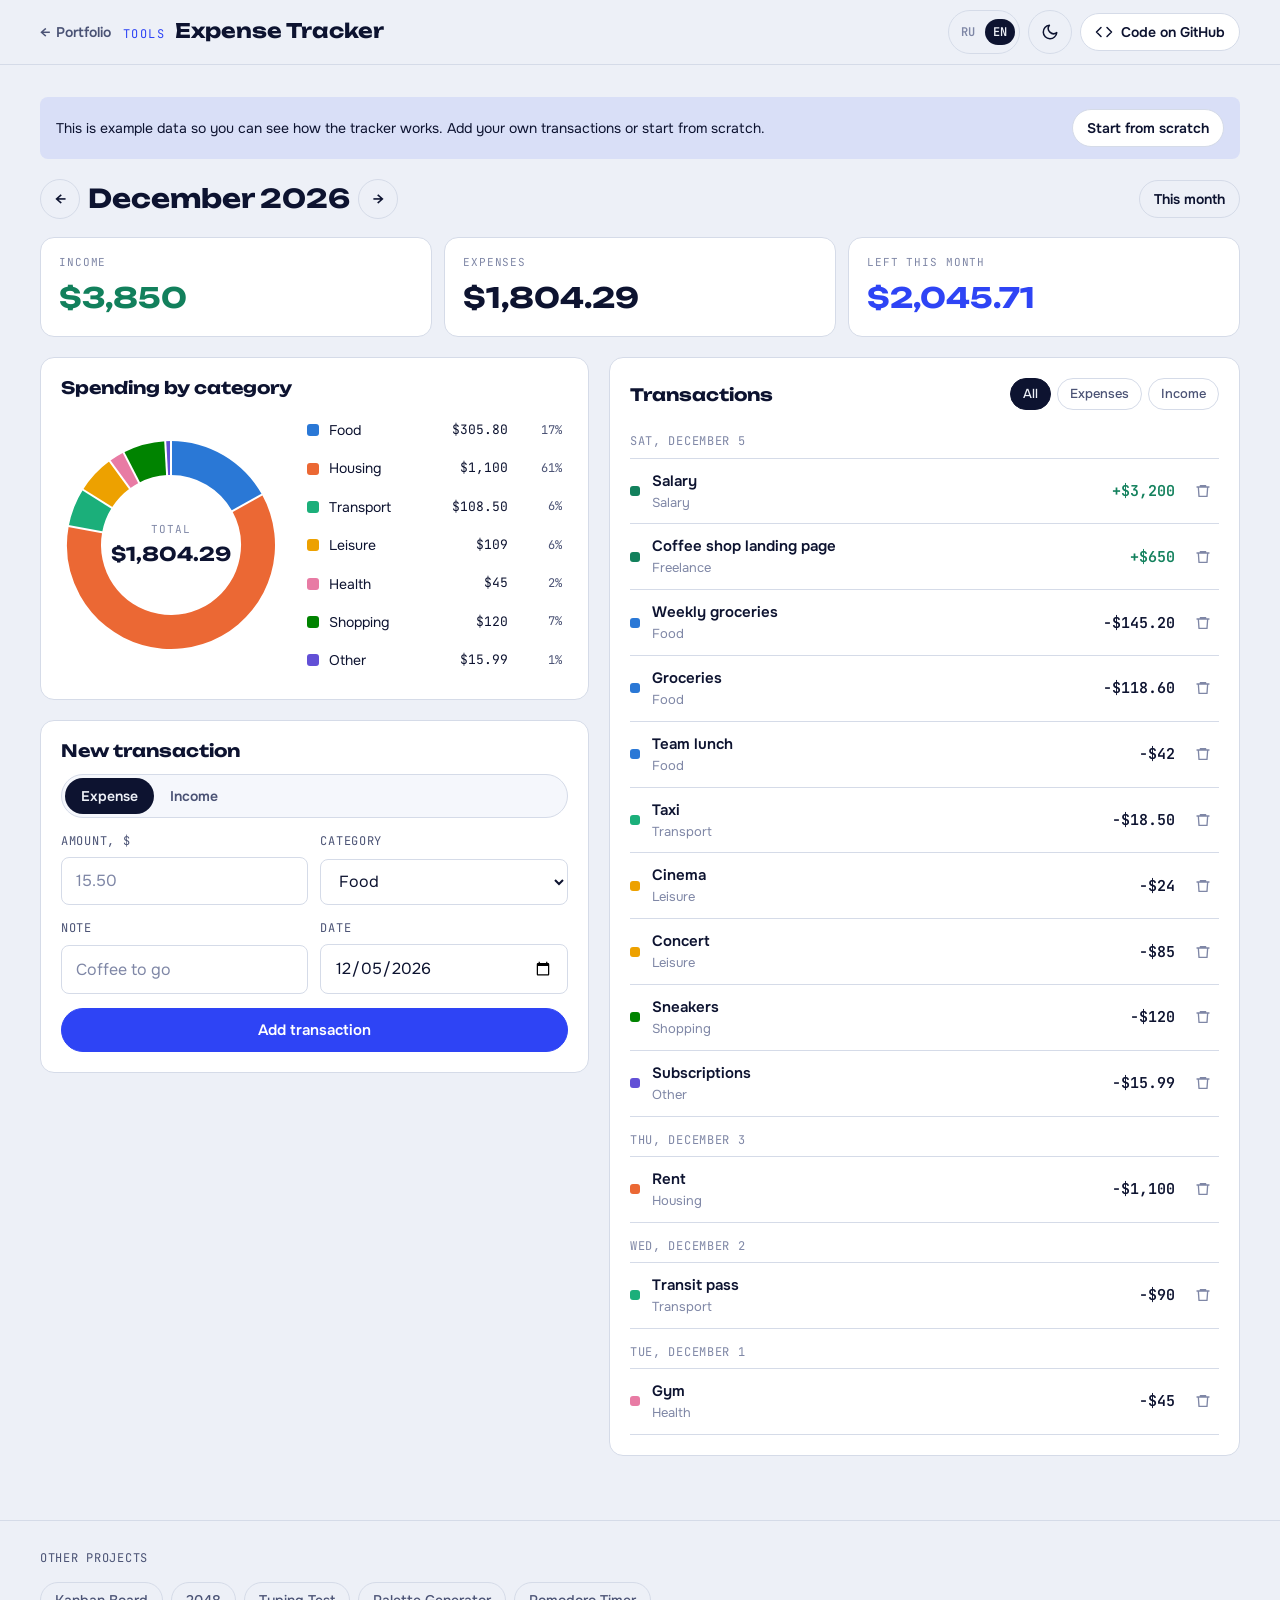
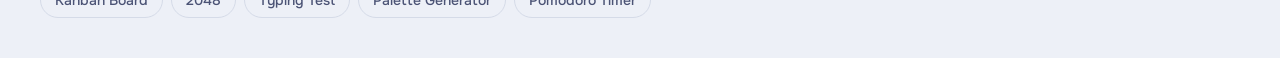
<file: projects/budget.html>
<!doctype html>
<html lang="ru">
<head>
<meta charset="utf-8">
<meta name="viewport" content="width=device-width, initial-scale=1, viewport-fit=cover">
<title>Трекер расходов</title>
<link rel="preconnect" href="https://fonts.googleapis.com">
<link rel="preconnect" href="https://fonts.gstatic.com" crossorigin>
<link rel="stylesheet" href="https://fonts.googleapis.com/css2?family=Unbounded:wght@400..800&family=Onest:wght@400..700&family=JetBrains+Mono:wght@400;500;600&display=swap">
<link rel="stylesheet" href="../assets/base.css">
<script src="../config.js"></script>
<script src="../assets/common.js"></script>
<style>
  :root {
    --s1: #2a78d6; --s2: #eb6834; --s3: #1baf7a; --s4: #eda100; --s5: #e87ba4; --s6: #008300; --s7: #6250d6;
  }
  @media (prefers-color-scheme: dark) {
    :root:not([data-theme="light"]) { --s1: #3987e5; --s2: #d95926; --s3: #199e70; --s4: #c98500; --s5: #d55181; --s6: #008300; --s7: #9085e9; }
  }
  :root[data-theme="dark"] { --s1: #3987e5; --s2: #d95926; --s3: #199e70; --s4: #c98500; --s5: #d55181; --s6: #008300; --s7: #9085e9; }

  .demo-note { display: flex; flex-wrap: wrap; align-items: center; gap: 10px 16px; padding: 12px 16px; margin-bottom: 20px; border-radius: var(--radius-sm); background: var(--cobalt-soft); color: var(--ink); font-size: 14px; }
  .demo-note p { flex: 1 1 260px; }
  .month { display: flex; align-items: center; gap: 8px; margin-bottom: 18px; }
  .month h2 { font-family: var(--font-display); font-size: clamp(20px, 3vw, 26px); min-width: 0; text-transform: capitalize; }
  .month .btn--icon { width: 40px; min-height: 40px; }
  .month__spacer { flex: 1; }

  .summary { display: grid; grid-template-columns: repeat(3, minmax(0, 1fr)); gap: 12px; margin-bottom: 20px; }
  .sum { padding: 16px 18px; border-radius: var(--radius); background: var(--surface); border: 1px solid var(--line); min-width: 0; }
  .sum span { display: block; font-family: var(--font-mono); font-size: 11px; text-transform: uppercase; letter-spacing: 0.08em; color: var(--ink-faint); }
  .sum b { display: block; font-family: var(--font-display); font-size: clamp(18px, 3vw, 28px); font-weight: 700; margin-top: 4px; white-space: nowrap; overflow: hidden; text-overflow: ellipsis; }
  .sum--in b { color: var(--good); }
  .sum--bal b { color: var(--cobalt); }
  @media (max-width: 560px) { .summary { grid-template-columns: minmax(0, 1fr); } }

  .layout { display: grid; grid-template-columns: minmax(0, 1fr) minmax(0, 1.15fr); gap: 20px; align-items: start; }
  @media (max-width: 900px) { .layout { grid-template-columns: minmax(0, 1fr); } }
  .panel { padding: 20px; border-radius: var(--radius); background: var(--surface); border: 1px solid var(--line); min-width: 0; }
  .panel h3 { font-family: var(--font-display); font-size: 17px; margin-bottom: 14px; }
  .stack-col { display: grid; gap: 20px; min-width: 0; }

  .chart { display: flex; flex-wrap: wrap; align-items: center; gap: 20px; }
  .chart__canvas { position: relative; width: 220px; height: 220px; flex: none; margin-inline: auto; }
  .chart__canvas canvas { width: 220px; height: 220px; display: block; }
  .chart__center { position: absolute; inset: 0; display: grid; place-items: center; align-content: center; pointer-events: none; text-align: center; }
  .chart__center span { font-family: var(--font-mono); font-size: 11px; text-transform: uppercase; letter-spacing: 0.08em; color: var(--ink-faint); }
  .chart__center b { font-family: var(--font-display); font-size: 19px; font-weight: 700; }
  .tip { position: absolute; z-index: 3; padding: 8px 10px; border-radius: 8px; background: var(--ink); color: var(--paper); font-size: 13px; line-height: 1.35; white-space: nowrap; pointer-events: none; transform: translate(-50%, calc(-100% - 10px)); box-shadow: var(--shadow); }
  .tip b { display: block; }
  .legend { list-style: none; margin: 0; padding: 0; flex: 1 1 200px; display: grid; gap: 2px; min-width: 0; }
  .legend li { display: grid; grid-template-columns: 12px minmax(0, 1fr) auto 44px; gap: 10px; align-items: center; padding: 7px 6px; border-radius: 6px; font-size: 14px; cursor: default; }
  .legend li.is-hover { background: var(--surface-2); }
  .legend i { width: 12px; height: 12px; border-radius: 3px; background: var(--c); }
  .legend .amt { font-family: var(--font-mono); font-size: 13px; font-variant-numeric: tabular-nums; }
  .legend .pct { font-family: var(--font-mono); font-size: 12px; color: var(--ink-soft); text-align: right; font-variant-numeric: tabular-nums; }
  .legend-empty { color: var(--ink-faint); font-size: 14px; }

  .add { display: grid; gap: 14px; }
  .add__row { display: grid; grid-template-columns: minmax(0, 1fr) minmax(0, 1fr); gap: 12px; }
  @media (max-width: 480px) { .add__row { grid-template-columns: minmax(0, 1fr); } }
  .seg { display: inline-flex; padding: 3px; border-radius: 999px; background: var(--surface-2); border: 1px solid var(--line); }
  .seg label { position: relative; }
  .seg input { position: absolute; opacity: 0; inset: 0; margin: 0; cursor: pointer; }
  .seg span { display: inline-flex; align-items: center; min-height: 36px; padding: 6px 16px; border-radius: 999px; font-size: 14px; font-weight: 600; color: var(--ink-soft); transition: all 0.2s ease; }
  .seg input:checked + span { background: var(--ink); color: var(--paper); }
  .seg input:focus-visible + span { outline: 2px solid var(--cobalt); outline-offset: 2px; }
  .add__error { color: var(--bad); font-size: 14px; }

  .list-head { display: flex; flex-wrap: wrap; justify-content: space-between; align-items: center; gap: 10px; margin-bottom: 8px; }
  .list-head h3 { margin: 0; }
  .filters { display: flex; gap: 6px; flex-wrap: wrap; }
  .filters .chip { min-height: 32px; padding: 4px 12px; font-size: 13px; }
  .day { font-family: var(--font-mono); font-size: 12px; text-transform: uppercase; letter-spacing: 0.06em; color: var(--ink-faint); padding: 14px 0 6px; border-bottom: 1px solid var(--line); }
  .tx { display: grid; grid-template-columns: 10px minmax(0, 1fr) auto 32px; gap: 12px; align-items: center; padding: 10px 0; border-bottom: 1px solid var(--line); animation: txIn 0.3s ease; }
  @keyframes txIn { from { transform: translateY(-4px); } }
  .tx i { width: 10px; height: 10px; border-radius: 3px; background: var(--c); }
  .tx__main { min-width: 0; }
  .tx__title { font-weight: 600; font-size: 15px; overflow: hidden; text-overflow: ellipsis; white-space: nowrap; }
  .tx__cat { font-size: 13px; color: var(--ink-faint); }
  .tx__amt { font-family: var(--font-mono); font-weight: 600; font-size: 15px; font-variant-numeric: tabular-nums; white-space: nowrap; }
  .tx__amt.in { color: var(--good); }
  .del { width: 32px; height: 32px; display: grid; place-items: center; border: 0; border-radius: 6px; background: transparent; color: var(--ink-faint); cursor: pointer; }
  .del:hover { background: var(--surface-2); color: var(--bad); }
  .del svg { width: 16px; height: 16px; }
  .del.is-confirm { width: auto; padding: 0 8px; background: var(--bad); color: #fff; font-size: 12px; font-weight: 600; }
  .tx.has-confirm { grid-template-columns: 10px minmax(0, 1fr) auto auto; }
  .list-empty { padding: 26px 0; text-align: center; color: var(--ink-faint); font-size: 14px; }
</style>
</head>
<body>
<header class="pbar">
  <div class="wrap pbar__inner">
    <a class="pbar__back" href="../index.html">← <span data-i18n>Портфолио</span></a>
    <div class="pbar__title"><p class="eyebrow" data-i18n>Инструменты</p><h1 data-i18n>Трекер расходов</h1></div>
    <div class="pbar__actions">
      <button class="btn btn--ghost lang-toggle" type="button" data-lang-toggle aria-label="Сменить язык" data-i18n-attr="aria-label"><span data-l="ru">RU</span><span data-l="en">EN</span></button>
      <button class="btn btn--ghost btn--icon theme-toggle" type="button" data-theme-toggle aria-label="Переключить тему" data-i18n-attr="aria-label">
        <svg class="i-moon" viewBox="0 0 24 24"><path fill="none" stroke="currentColor" stroke-width="2" stroke-linecap="round" stroke-linejoin="round" d="M21 12.8A9 9 0 1 1 11.2 3a7 7 0 0 0 9.8 9.8z"/></svg>
        <svg class="i-sun" viewBox="0 0 24 24"><g fill="none" stroke="currentColor" stroke-width="2" stroke-linecap="round"><circle cx="12" cy="12" r="4"/><path d="M12 2v2M12 20v2M4.9 4.9l1.4 1.4M17.7 17.7l1.4 1.4M2 12h2M20 12h2M4.9 19.1l1.4-1.4M17.7 6.3l1.4-1.4"/></g></svg>
      </button>
      <a class="btn btn--sm" data-src="budget" href="https://github.com/"><svg viewBox="0 0 24 24"><path fill="none" stroke="currentColor" stroke-width="2" stroke-linecap="round" stroke-linejoin="round" d="m16 18 6-6-6-6M8 6l-6 6 6 6"/></svg><span class="pbar__src-label" data-i18n>Код на GitHub</span></a>
    </div>
  </div>
</header>

<main class="pmain">
  <div class="wrap">
    <div class="demo-note" id="demoNote" hidden>
      <p data-i18n>Это пример данных, чтобы было видно, как работает трекер. Добавь свои операции или начни с чистого листа.</p>
      <button class="btn btn--sm" type="button" id="clearDemo" data-i18n>Начать с нуля</button>
    </div>

    <div class="month">
      <button class="btn btn--ghost btn--icon" type="button" id="prevMonth" aria-label="Предыдущий месяц" data-i18n-attr="aria-label">←</button>
      <h2 id="monthLabel">Октябрь 2026</h2>
      <button class="btn btn--ghost btn--icon" type="button" id="nextMonth" aria-label="Следующий месяц" data-i18n-attr="aria-label">→</button>
      <span class="month__spacer"></span>
      <button class="btn btn--ghost btn--sm" type="button" id="todayBtn" data-i18n>Текущий месяц</button>
    </div>

    <div class="summary">
      <div class="sum sum--in"><span data-i18n>Доходы</span><b id="sumIn">$0</b></div>
      <div class="sum"><span data-i18n>Расходы</span><b id="sumOut">$0</b></div>
      <div class="sum sum--bal"><span data-i18n>Остаток за месяц</span><b id="sumBal">$0</b></div>
    </div>

    <div class="layout">
      <div class="stack-col">
        <section class="panel">
          <h3 data-i18n>Расходы по категориям</h3>
          <div class="chart">
            <div class="chart__canvas" id="chartBox">
              <canvas id="chart" width="440" height="440" role="img" aria-label="Круговая диаграмма расходов по категориям" data-i18n-attr="aria-label"></canvas>
              <div class="chart__center"><span data-i18n>Всего</span><b id="chartTotal">$0</b></div>
              <div class="tip" id="tip" hidden></div>
            </div>
            <ul class="legend" id="legend"></ul>
          </div>
        </section>

        <section class="panel">
          <h3 data-i18n>Новая операция</h3>
          <form class="add" id="addForm" novalidate>
            <div class="seg" role="radiogroup" aria-label="Тип операции" data-i18n-attr="aria-label">
              <label><input type="radio" name="kind" id="kindOut" value="out" checked><span data-i18n>Расход</span></label>
              <label><input type="radio" name="kind" id="kindIn" value="in"><span data-i18n>Доход</span></label>
            </div>
            <div class="add__row">
              <label class="field" for="amount"><span data-i18n>Сумма, $</span><input class="input" id="amount" type="number" inputmode="decimal" min="0.01" step="0.01" placeholder="15.50"></label>
              <label class="field" for="category"><span data-i18n>Категория</span><select class="input" id="category"></select></label>
            </div>
            <div class="add__row">
              <label class="field" for="note"><span data-i18n>Комментарий</span><input class="input" id="note" type="text" maxlength="60" placeholder="Кофе с собой" data-i18n-attr="placeholder"></label>
              <label class="field" for="date"><span data-i18n>Дата</span><input class="input" id="date" type="date"></label>
            </div>
            <p class="add__error" id="addError" role="alert" hidden></p>
            <button class="btn btn--primary" type="submit" data-i18n>Добавить операцию</button>
          </form>
        </section>
      </div>

      <section class="panel">
        <div class="list-head">
          <h3 data-i18n>Операции</h3>
          <div class="filters" role="group" aria-label="Фильтр операций" data-i18n-attr="aria-label">
            <button class="chip" type="button" data-f="all" aria-pressed="true" data-i18n>Все</button>
            <button class="chip" type="button" data-f="out" aria-pressed="false" data-i18n>Расходы</button>
            <button class="chip" type="button" data-f="in" aria-pressed="false" data-i18n>Доходы</button>
          </div>
        </div>
        <div id="txList"></div>
      </section>
    </div>
  </div>
</main>

<footer class="pfoot">
  <div class="wrap pfoot__inner">
    <p class="label" data-i18n>Другие проекты</p>
    <div class="pfoot__list" data-project-nav="budget"></div>
  </div>
</footer>

<script>
(function () {
  var TM = window.TM;
  var T = TM.t;
  TM.addDict({
    "Это пример данных, чтобы было видно, как работает трекер. Добавь свои операции или начни с чистого листа.": "This is example data so you can see how the tracker works. Add your own transactions or start from scratch.",
    "Начать с нуля": "Start from scratch",
    "Предыдущий месяц": "Previous month",
    "Следующий месяц": "Next month",
    "Текущий месяц": "This month",
    "Доходы": "Income",
    "Расходы": "Expenses",
    "Остаток за месяц": "Left this month",
    "Расходы по категориям": "Spending by category",
    "Круговая диаграмма расходов по категориям": "Donut chart of spending by category",
    "Всего": "Total",
    "Новая операция": "New transaction",
    "Тип операции": "Transaction type",
    "Расход": "Expense",
    "Доход": "Income",
    "Сумма, $": "Amount, $",
    "Категория": "Category",
    "Комментарий": "Note",
    "Кофе с собой": "Coffee to go",
    "Дата": "Date",
    "Добавить операцию": "Add transaction",
    "Операции": "Transactions",
    "Фильтр операций": "Transaction filter",
    "Все": "All",
    "Еда": "Food",
    "Жильё": "Housing",
    "Транспорт": "Transport",
    "Досуг": "Leisure",
    "Здоровье": "Health",
    "Покупки": "Shopping",
    "Другое": "Other",
    "Зарплата": "Salary",
    "Фриланс": "Freelance",
    "Подарок": "Gift",
    "Лендинг для кофейни": "Coffee shop landing page",
    "Аренда": "Rent",
    "Продукты на неделю": "Weekly groceries",
    "Продукты": "Groceries",
    "Обед с командой": "Team lunch",
    "Проездной": "Transit pass",
    "Такси": "Taxi",
    "Кино": "Cinema",
    "Концерт": "Concert",
    "Спортзал": "Gym",
    "Кроссовки": "Sneakers",
    "Подписка на сервисы": "Subscriptions",
    "Проездной и такси": "Transit pass and taxi",
    "Наушники": "Headphones",
    "Нет трат": "No spending",
    "В этом месяце расходов нет. Добавь первую трату в форме ниже.": "No spending this month. Add your first expense with the form below.",
    "Нет операций этого типа.": "No transactions of this type.",
    "В этом месяце пока пусто.": "Nothing here this month yet.",
    "Удалить операцию": "Delete transaction",
    "Удалить?": "Delete?",
    "Операция удалена": "Transaction deleted",
    "Начинаем с чистого листа": "Starting from scratch",
    "Укажи сумму больше нуля.": "Enter an amount greater than zero.",
    "Выбери дату операции.": "Pick a date for the transaction.",
    "Доход {m} добавлен": "Income of {m} added",
    "Расход {m} добавлен": "Expense of {m} added"
  });

  var KEY = "tm-budget-usd";
  // Fixed slot per expense category, so a category keeps its color in every month
  var OUT = [
    { id: "food", name: "Еда", slot: 1 },
    { id: "home", name: "Жильё", slot: 2 },
    { id: "transport", name: "Транспорт", slot: 3 },
    { id: "fun", name: "Досуг", slot: 4 },
    { id: "health", name: "Здоровье", slot: 5 },
    { id: "shop", name: "Покупки", slot: 6 },
    { id: "other", name: "Другое", slot: 7 }
  ];
  var IN = [
    { id: "salary", name: "Зарплата" },
    { id: "freelance", name: "Фриланс" },
    { id: "gift", name: "Подарок" },
    { id: "other-in", name: "Другое" }
  ];
  // Dollars with cents only when there are cents: $1,100 and $15.99
  function money(n) {
    var cents = Math.round(n * 100) % 100 !== 0;
    return new Intl.NumberFormat("en-US", { style: "currency", currency: "USD", minimumFractionDigits: cents ? 2 : 0, maximumFractionDigits: 2 }).format(n);
  }
  var store = TM.store;

  function iso(d) { return d.getFullYear() + "-" + String(d.getMonth() + 1).padStart(2, "0") + "-" + String(d.getDate()).padStart(2, "0"); }
  // Example notes are stored in Russian and shown through the dictionary
  function sample() {
    var now = new Date();
    var y = now.getFullYear(), m = now.getMonth();
    function day(offsetMonth, d) { var x = new Date(y, m + offsetMonth, d); return iso(x); }
    var today = now.getDate();
    function clampDay(d) { return Math.min(d, today); }
    return [
      { id: "d1", kind: "in", cat: "salary", amount: 3200, note: "Зарплата", date: day(0, clampDay(5)) },
      { id: "d2", kind: "in", cat: "freelance", amount: 650, note: "Лендинг для кофейни", date: day(0, clampDay(14)) },
      { id: "d3", kind: "out", cat: "home", amount: 1100, note: "Аренда", date: day(0, clampDay(3)) },
      { id: "d4", kind: "out", cat: "food", amount: 145.2, note: "Продукты на неделю", date: day(0, clampDay(6)) },
      { id: "d5", kind: "out", cat: "food", amount: 118.6, note: "Продукты", date: day(0, clampDay(13)) },
      { id: "d6", kind: "out", cat: "food", amount: 42, note: "Обед с командой", date: day(0, clampDay(18)) },
      { id: "d7", kind: "out", cat: "transport", amount: 90, note: "Проездной", date: day(0, clampDay(2)) },
      { id: "d8", kind: "out", cat: "transport", amount: 18.5, note: "Такси", date: day(0, clampDay(16)) },
      { id: "d9", kind: "out", cat: "fun", amount: 24, note: "Кино", date: day(0, clampDay(11)) },
      { id: "d10", kind: "out", cat: "fun", amount: 85, note: "Концерт", date: day(0, clampDay(19)) },
      { id: "d11", kind: "out", cat: "health", amount: 45, note: "Спортзал", date: day(0, clampDay(1)) },
      { id: "d12", kind: "out", cat: "shop", amount: 120, note: "Кроссовки", date: day(0, clampDay(9)) },
      { id: "d13", kind: "out", cat: "other", amount: 15.99, note: "Подписка на сервисы", date: day(0, clampDay(10)) },
      { id: "d14", kind: "in", cat: "salary", amount: 3200, note: "Зарплата", date: day(-1, 5) },
      { id: "d15", kind: "out", cat: "home", amount: 1100, note: "Аренда", date: day(-1, 3) },
      { id: "d16", kind: "out", cat: "food", amount: 410, note: "Продукты", date: day(-1, 12) },
      { id: "d17", kind: "out", cat: "transport", amount: 105, note: "Проездной и такси", date: day(-1, 8) },
      { id: "d18", kind: "out", cat: "shop", amount: 199, note: "Наушники", date: day(-1, 21) }
    ];
  }

  var state;
  try { state = JSON.parse(store(KEY)); } catch (e) { state = null; }
  if (!state || !Array.isArray(state.items)) state = { demo: true, items: sample() };
  function save() { store(KEY, JSON.stringify(state)); }

  var view = new Date(); view.setDate(1);
  var filter = "all";
  var hoverSlot = null;

  function token(name) { return getComputedStyle(document.documentElement).getPropertyValue(name).trim(); }
  function catOf(item) {
    return (item.kind === "out" ? OUT : IN).filter(function (c) { return c.id === item.cat; })[0] || { name: "Другое", slot: 7 };
  }
  function monthItems() {
    var y = view.getFullYear(), m = view.getMonth();
    return state.items.filter(function (it) {
      var p = it.date.split("-");
      return +p[0] === y && +p[1] - 1 === m;
    });
  }
  function sum(items) { return Math.round(items.reduce(function (s, i) { return s + i.amount; }, 0) * 100) / 100; }

  /* ----- Chart ----- */
  var canvas = document.getElementById("chart");
  var ctx = canvas.getContext("2d");
  var slices = [];

  function drawChart(items) {
    var out = items.filter(function (i) { return i.kind === "out"; });
    var total = sum(out);
    var byCat = OUT.map(function (c) {
      return { cat: c, sum: sum(out.filter(function (i) { return i.cat === c.id; })) };
    }).filter(function (x) { return x.sum > 0; });

    var dpr = window.devicePixelRatio || 1;
    var size = 220;
    canvas.width = size * dpr; canvas.height = size * dpr;
    ctx.setTransform(dpr, 0, 0, dpr, 0, 0);
    ctx.clearRect(0, 0, size, size);
    var cx = size / 2, cy = size / 2, R = 104, r = 70;
    slices = [];

    if (!total) {
      ctx.beginPath();
      ctx.arc(cx, cy, R, 0, Math.PI * 2);
      ctx.arc(cx, cy, r, 0, Math.PI * 2, true);
      ctx.fillStyle = token("--line");
      ctx.fill();
    } else {
      var a = -Math.PI / 2;
      byCat.forEach(function (x) {
        var sweep = x.sum / total * Math.PI * 2;
        slices.push({ slot: x.cat.slot, name: x.cat.name, sum: x.sum, pct: x.sum / total, a0: a, a1: a + sweep });
        a += sweep;
      });
      slices.forEach(function (s) {
        var grow = hoverSlot === s.slot ? 4 : 0;
        ctx.beginPath();
        ctx.arc(cx, cy, R + grow, s.a0, s.a1);
        ctx.arc(cx, cy, r - grow / 2, s.a1, s.a0, true);
        ctx.closePath();
        ctx.fillStyle = token("--s" + s.slot);
        ctx.globalAlpha = hoverSlot && hoverSlot !== s.slot ? 0.45 : 1;
        ctx.fill();
        ctx.globalAlpha = 1;
      });
      // 2px surface gaps between slices
      if (slices.length > 1) {
        ctx.strokeStyle = token("--surface");
        ctx.lineWidth = 2;
        slices.forEach(function (s) {
          ctx.beginPath();
          ctx.moveTo(cx + Math.cos(s.a0) * (r - 4), cy + Math.sin(s.a0) * (r - 4));
          ctx.lineTo(cx + Math.cos(s.a0) * (R + 6), cy + Math.sin(s.a0) * (R + 6));
          ctx.stroke();
        });
      }
    }
    document.getElementById("chartTotal").textContent = total ? money(total) : T("Нет трат");

    var legend = document.getElementById("legend");
    if (!slices.length) {
      legend.innerHTML = '<li class="legend-empty">' + T("В этом месяце расходов нет. Добавь первую трату в форме ниже.") + "</li>";
      return;
    }
    legend.innerHTML = slices.map(function (s) {
      return '<li data-slot="' + s.slot + '"' + (hoverSlot === s.slot ? ' class="is-hover"' : "") + '><i style="--c:var(--s' + s.slot + ')"></i><span>' + T(s.name) +
        '</span><span class="amt">' + money(s.sum) + '</span><span class="pct">' + Math.round(s.pct * 100) + "%</span></li>";
    }).join("");
  }

  var tip = document.getElementById("tip");
  function sliceAt(e) {
    var rect = canvas.getBoundingClientRect();
    var x = e.clientX - rect.left - rect.width / 2;
    var y = e.clientY - rect.top - rect.height / 2;
    var d = Math.sqrt(x * x + y * y) * (220 / rect.width);
    if (d < 60 || d > 114) return null;
    var ang = Math.atan2(y, x);
    if (ang < -Math.PI / 2) ang += Math.PI * 2;
    return slices.filter(function (s) { return ang >= s.a0 && ang < s.a1; })[0] || null;
  }
  function showTip(s, e) {
    var rect = canvas.getBoundingClientRect();
    if (!s) { tip.hidden = true; return; }
    tip.innerHTML = "<b>" + T(s.name) + "</b>" + money(s.sum) + " · " + Math.round(s.pct * 100) + "%";
    tip.style.left = (e.clientX - rect.left) + "px";
    tip.style.top = (e.clientY - rect.top) + "px";
    tip.hidden = false;
  }
  function setHover(slot) {
    if (slot === hoverSlot) return;
    hoverSlot = slot;
    drawChart(monthItems());
  }
  canvas.addEventListener("pointermove", function (e) {
    var s = sliceAt(e);
    setHover(s ? s.slot : null);
    showTip(s, e);
  });
  canvas.addEventListener("pointerleave", function () { setHover(null); tip.hidden = true; });
  document.getElementById("legend").addEventListener("pointerover", function (e) {
    var li = e.target.closest("[data-slot]");
    setHover(li ? +li.dataset.slot : null);
  });
  document.getElementById("legend").addEventListener("pointerleave", function () { setHover(null); });

  /* ----- List ----- */
  var DEL_ICON = '<svg viewBox="0 0 24 24"><path fill="none" stroke="currentColor" stroke-width="2" stroke-linecap="round" stroke-linejoin="round" d="M3 6h18M8 6V4h8v2M19 6l-1 14H6L5 6"/></svg>';
  function renderList(items) {
    var box = document.getElementById("txList");
    var list = items.filter(function (i) { return filter === "all" || i.kind === filter; })
      .sort(function (a, b) { return a.date < b.date ? 1 : a.date > b.date ? -1 : 0; });
    if (!list.length) {
      box.innerHTML = '<p class="list-empty">' + T(items.length ? "Нет операций этого типа." : "В этом месяце пока пусто.") + "</p>";
      return;
    }
    var html = "", lastDate = "";
    list.forEach(function (it) {
      if (it.date !== lastDate) {
        lastDate = it.date;
        var p = it.date.split("-");
        html += '<div class="day">' + new Date(+p[0], +p[1] - 1, +p[2]).toLocaleDateString(TM.locale(), { day: "numeric", month: "long", weekday: "short" }) + "</div>";
      }
      var c = catOf(it);
      var color = it.kind === "out" ? "var(--s" + c.slot + ")" : "var(--good)";
      html += '<div class="tx" data-id="' + it.id + '"><i style="--c:' + color + '"></i><div class="tx__main"><div class="tx__title"></div><div class="tx__cat">' + T(c.name) + '</div></div>' +
        '<span class="tx__amt ' + it.kind + '">' + (it.kind === "in" ? "+" : "−") + money(it.amount) + '</span>' +
        '<button class="del" type="button" aria-label="' + T("Удалить операцию") + '">' + DEL_ICON + "</button></div>";
    });
    box.innerHTML = html;
    box.querySelectorAll(".tx").forEach(function (row) {
      var it = state.items.filter(function (x) { return x.id === row.dataset.id; })[0];
      row.querySelector(".tx__title").textContent = T(it.note || catOf(it).name);
    });
  }
  document.getElementById("txList").addEventListener("click", function (e) {
    var btn = e.target.closest(".del");
    if (!btn) return;
    var row = btn.closest(".tx");
    if (btn.classList.contains("is-confirm")) {
      state.items = state.items.filter(function (x) { return x.id !== row.dataset.id; });
      save(); render();
      TM.toast(T("Операция удалена"));
    } else {
      btn.classList.add("is-confirm");
      row.classList.add("has-confirm");
      btn.textContent = T("Удалить?");
      setTimeout(function () {
        if (btn.isConnected) { btn.classList.remove("is-confirm"); row.classList.remove("has-confirm"); btn.innerHTML = DEL_ICON; }
      }, 2500);
    }
  });

  /* ----- Summary & month ----- */
  function render() {
    var items = monthItems();
    var inc = sum(items.filter(function (i) { return i.kind === "in"; }));
    var out = sum(items.filter(function (i) { return i.kind === "out"; }));
    var bal = Math.round((inc - out) * 100) / 100;
    document.getElementById("sumIn").textContent = money(inc);
    document.getElementById("sumOut").textContent = money(out);
    document.getElementById("sumBal").textContent = (bal < 0 ? "−" : "") + money(Math.abs(bal));
    document.getElementById("monthLabel").textContent = view.toLocaleDateString(TM.locale(), { month: "long", year: "numeric" }).replace(" г.", "");
    document.getElementById("demoNote").hidden = !state.demo;
    drawChart(items);
    renderList(items);
  }
  document.getElementById("prevMonth").addEventListener("click", function () { view.setMonth(view.getMonth() - 1); render(); });
  document.getElementById("nextMonth").addEventListener("click", function () { view.setMonth(view.getMonth() + 1); render(); });
  document.getElementById("todayBtn").addEventListener("click", function () { view = new Date(); view.setDate(1); render(); });
  document.getElementById("clearDemo").addEventListener("click", function () {
    state = { demo: false, items: [] }; save(); render();
    TM.toast(T("Начинаем с чистого листа"));
  });
  document.querySelectorAll("[data-f]").forEach(function (b) {
    b.addEventListener("click", function () {
      filter = b.dataset.f;
      document.querySelectorAll("[data-f]").forEach(function (x) { x.setAttribute("aria-pressed", String(x === b)); });
      renderList(monthItems());
    });
  });

  /* ----- Form ----- */
  var form = document.getElementById("addForm");
  var catSel = document.getElementById("category");
  var dateIn = document.getElementById("date");
  function fillCats() {
    var kind = form.elements.kind.value;
    var keep = catSel.value;
    catSel.innerHTML = (kind === "out" ? OUT : IN).map(function (c) { return '<option value="' + c.id + '">' + T(c.name) + "</option>"; }).join("");
    if (keep && catSel.querySelector('option[value="' + keep + '"]')) catSel.value = keep;
  }
  form.querySelectorAll('input[name="kind"]').forEach(function (r) { r.addEventListener("change", fillCats); });
  fillCats();
  dateIn.value = iso(new Date());

  form.addEventListener("submit", function (e) {
    e.preventDefault();
    var err = document.getElementById("addError");
    var raw = String(document.getElementById("amount").value).replace(",", ".");
    var amount = Math.round(parseFloat(raw) * 100) / 100;
    if (!amount || amount <= 0) {
      err.textContent = T("Укажи сумму больше нуля.");
      err.hidden = false;
      document.getElementById("amount").focus();
      return;
    }
    if (!dateIn.value) { err.textContent = T("Выбери дату операции."); err.hidden = false; dateIn.focus(); return; }
    err.hidden = true;
    var item = {
      id: "x" + Date.now().toString(36),
      kind: form.elements.kind.value,
      cat: catSel.value,
      amount: amount,
      note: document.getElementById("note").value.trim(),
      date: dateIn.value
    };
    state.items.push(item);
    save();
    var p = item.date.split("-");
    view = new Date(+p[0], +p[1] - 1, 1);
    document.getElementById("amount").value = "";
    document.getElementById("note").value = "";
    render();
    TM.toast(T(item.kind === "in" ? "Доход {m} добавлен" : "Расход {m} добавлен").replace("{m}", money(item.amount)));
  });

  document.addEventListener("themechange", function () { drawChart(monthItems()); });
  document.addEventListener("langchange", function () {
    fillCats();
    document.getElementById("addError").hidden = true;
    render();
  });
  if (window.matchMedia) {
    var mq = matchMedia("(prefers-color-scheme: dark)");
    if (mq.addEventListener) mq.addEventListener("change", function () { drawChart(monthItems()); });
  }
  if (document.fonts && document.fonts.ready) document.fonts.ready.then(function () { drawChart(monthItems()); });

  render();
})();
</script>
</body>
</html>
</file>
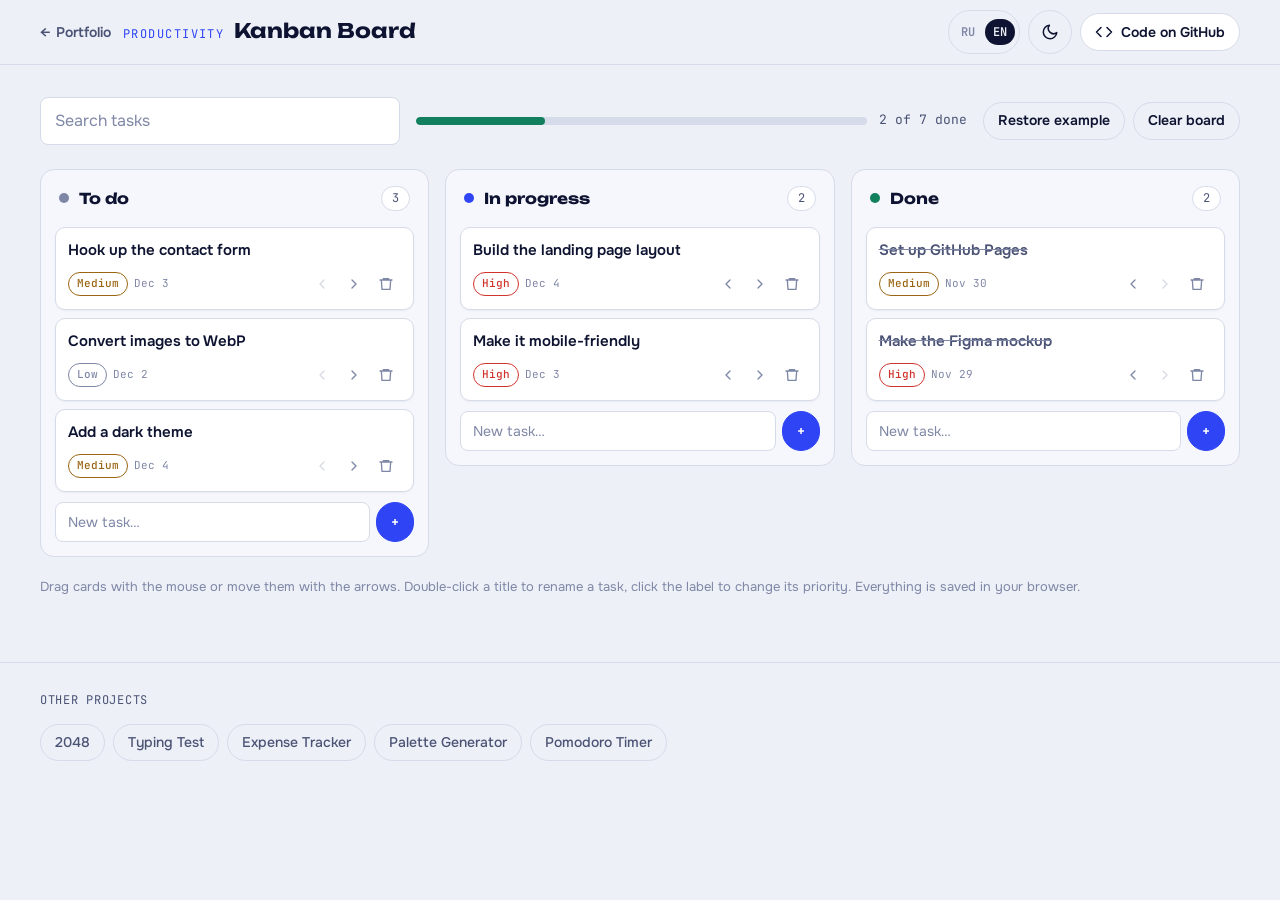
<file: projects/kanban.html>
<!doctype html>
<html lang="ru">
<head>
<meta charset="utf-8">
<meta name="viewport" content="width=device-width, initial-scale=1, viewport-fit=cover">
<title>Канбан-доска</title>
<link rel="preconnect" href="https://fonts.googleapis.com">
<link rel="preconnect" href="https://fonts.gstatic.com" crossorigin>
<link rel="stylesheet" href="https://fonts.googleapis.com/css2?family=Unbounded:wght@400..800&family=Onest:wght@400..700&family=JetBrains+Mono:wght@400;500;600&display=swap">
<link rel="stylesheet" href="../assets/base.css">
<script src="../config.js"></script>
<script src="../assets/common.js"></script>
<style>
  .toolbar { display: flex; flex-wrap: wrap; align-items: center; gap: 12px 16px; margin-bottom: 24px; }
  .toolbar .search { flex: 1 1 240px; max-width: 360px; }
  .progress-box { display: flex; align-items: center; gap: 12px; flex: 1 1 220px; }
  .progress-box__bar { flex: 1; height: 8px; border-radius: 99px; background: var(--line); overflow: hidden; }
  .progress-box__bar span { display: block; height: 100%; width: 0; background: var(--good); border-radius: inherit; transition: width 0.4s ease; }
  .progress-box__label { font-family: var(--font-mono); font-size: 13px; color: var(--ink-soft); white-space: nowrap; font-variant-numeric: tabular-nums; }

  .board { display: grid; grid-template-columns: repeat(3, minmax(0, 1fr)); gap: 16px; align-items: start; }
  @media (max-width: 900px) { .board { grid-template-columns: minmax(0, 1fr); } }
  .col {
    display: flex; flex-direction: column; gap: 10px; min-width: 0;
    padding: 14px; border-radius: var(--radius);
    background: var(--surface-2); border: 1px solid var(--line);
    transition: border-color 0.2s ease, background-color 0.2s ease;
  }
  .col.is-over { border-color: var(--cobalt); background: var(--cobalt-soft); }
  .col__head { display: flex; align-items: center; gap: 10px; padding: 2px 4px 6px; }
  .col__dot { width: 10px; height: 10px; border-radius: 50%; }
  .col[data-col="todo"] .col__dot { background: var(--ink-faint); }
  .col[data-col="doing"] .col__dot { background: var(--cobalt); }
  .col[data-col="done"] .col__dot { background: var(--good); }
  .col__head h2 { font-family: var(--font-display); font-size: 15px; font-weight: 700; }
  .col__count { margin-left: auto; font-family: var(--font-mono); font-size: 12px; color: var(--ink-soft); background: var(--surface); border: 1px solid var(--line); border-radius: 99px; padding: 2px 10px; }
  .list { display: flex; flex-direction: column; gap: 8px; min-height: 60px; }
  .empty { padding: 18px; text-align: center; font-size: 14px; color: var(--ink-faint); border: 1px dashed var(--line); border-radius: var(--radius-sm); }

  .card {
    display: grid; gap: 8px; padding: 12px 12px 10px;
    border-radius: 10px; background: var(--surface); border: 1px solid var(--line);
    box-shadow: 0 1px 2px rgba(13, 19, 48, 0.05);
    cursor: grab; transition: box-shadow 0.2s ease, transform 0.2s ease, opacity 0.2s ease;
  }
  .card:hover { box-shadow: var(--shadow); }
  .card.is-dragging { opacity: 0.4; transform: rotate(1.5deg); }
  .card.is-new { animation: pop 0.35s cubic-bezier(0.2, 0.7, 0.2, 1); }
  @keyframes pop { from { transform: scale(0.94); } }
  .card__title { font-weight: 600; font-size: 15px; line-height: 1.4; overflow-wrap: anywhere; outline: none; border-radius: 4px; }
  .card__title[contenteditable="true"] { background: var(--cobalt-soft); padding: 2px 4px; margin: -2px -4px; cursor: text; }
  .col[data-col="done"] .card__title { color: var(--ink-soft); text-decoration: line-through; text-decoration-color: var(--ink-faint); }
  .card__foot { display: flex; align-items: center; gap: 6px; }
  .prio { font-family: var(--font-mono); font-size: 11px; font-weight: 500; padding: 2px 8px; border-radius: 99px; border: 1px solid currentColor; cursor: pointer; background: transparent; }
  .prio[data-p="low"] { color: var(--ink-faint); }
  .prio[data-p="mid"] { color: var(--warn); }
  .prio[data-p="high"] { color: var(--bad); }
  .card__date { font-family: var(--font-mono); font-size: 11px; color: var(--ink-faint); }
  .card__actions { margin-left: auto; display: flex; gap: 2px; }
  .icon-btn { width: 30px; height: 30px; display: grid; place-items: center; border: 0; border-radius: 6px; background: transparent; color: var(--ink-faint); cursor: pointer; transition: background-color 0.15s ease, color 0.15s ease; }
  .icon-btn:hover { background: var(--surface-2); color: var(--ink); }
  .icon-btn[disabled] { opacity: 0.3; cursor: default; background: transparent; }
  .icon-btn svg { width: 16px; height: 16px; }
  .icon-btn.is-confirm { width: auto; padding: 0 8px; background: var(--bad); color: #fff; font-size: 12px; font-weight: 600; }
  .placeholder { height: 4px; border-radius: 4px; background: var(--cobalt); margin: -2px 0; }

  .add { display: flex; gap: 6px; }
  .add .input { min-height: 40px; padding: 8px 12px; font-size: 14px; }
  .add .btn { min-height: 40px; }
  .hint { margin-top: 20px; font-size: 13px; color: var(--ink-faint); }
  .reset-row { display: flex; gap: 8px; margin-left: auto; }
</style>
</head>
<body>
<header class="pbar">
  <div class="wrap pbar__inner">
    <a class="pbar__back" href="../index.html">← <span data-i18n>Портфолио</span></a>
    <div class="pbar__title"><p class="eyebrow" data-i18n>Продуктивность</p><h1 data-i18n>Канбан-доска</h1></div>
    <div class="pbar__actions">
      <button class="btn btn--ghost lang-toggle" type="button" data-lang-toggle aria-label="Сменить язык" data-i18n-attr="aria-label"><span data-l="ru">RU</span><span data-l="en">EN</span></button>
      <button class="btn btn--ghost btn--icon theme-toggle" type="button" data-theme-toggle aria-label="Переключить тему" data-i18n-attr="aria-label">
        <svg class="i-moon" viewBox="0 0 24 24"><path fill="none" stroke="currentColor" stroke-width="2" stroke-linecap="round" stroke-linejoin="round" d="M21 12.8A9 9 0 1 1 11.2 3a7 7 0 0 0 9.8 9.8z"/></svg>
        <svg class="i-sun" viewBox="0 0 24 24"><g fill="none" stroke="currentColor" stroke-width="2" stroke-linecap="round"><circle cx="12" cy="12" r="4"/><path d="M12 2v2M12 20v2M4.9 4.9l1.4 1.4M17.7 17.7l1.4 1.4M2 12h2M20 12h2M4.9 19.1l1.4-1.4M17.7 6.3l1.4-1.4"/></g></svg>
      </button>
      <a class="btn btn--sm" data-src="kanban" href="https://github.com/"><svg viewBox="0 0 24 24"><path fill="none" stroke="currentColor" stroke-width="2" stroke-linecap="round" stroke-linejoin="round" d="m16 18 6-6-6-6M8 6l-6 6 6 6"/></svg><span class="pbar__src-label" data-i18n>Код на GitHub</span></a>
    </div>
  </div>
</header>

<main class="pmain">
  <div class="wrap">
    <div class="toolbar">
      <input class="input search" id="search" type="search" placeholder="Поиск по задачам" aria-label="Поиск по задачам" data-i18n-attr="placeholder,aria-label">
      <div class="progress-box">
        <div class="progress-box__bar"><span id="progFill"></span></div>
        <span class="progress-box__label" id="progLabel">0 из 0 готово</span>
      </div>
      <div class="reset-row">
        <button class="btn btn--ghost btn--sm" type="button" id="resetBtn" data-i18n>Вернуть пример</button>
        <button class="btn btn--ghost btn--sm" type="button" id="clearBtn" data-i18n>Очистить доску</button>
      </div>
    </div>

    <div class="board" id="board">
      <section class="col" data-col="todo">
        <div class="col__head"><span class="col__dot"></span><h2 data-i18n>Нужно сделать</h2><span class="col__count">0</span></div>
        <div class="list"></div>
        <form class="add"><input class="input" id="add-todo" placeholder="Новая задача…" aria-label="Новая задача в «Нужно сделать»" data-i18n-attr="placeholder,aria-label"><button class="btn btn--sm btn--primary" type="submit" aria-label="Добавить" data-i18n-attr="aria-label">+</button></form>
      </section>
      <section class="col" data-col="doing">
        <div class="col__head"><span class="col__dot"></span><h2 data-i18n>В работе</h2><span class="col__count">0</span></div>
        <div class="list"></div>
        <form class="add"><input class="input" id="add-doing" placeholder="Новая задача…" aria-label="Новая задача в «В работе»" data-i18n-attr="placeholder,aria-label"><button class="btn btn--sm btn--primary" type="submit" aria-label="Добавить" data-i18n-attr="aria-label">+</button></form>
      </section>
      <section class="col" data-col="done">
        <div class="col__head"><span class="col__dot"></span><h2 data-i18n>Готово</h2><span class="col__count">0</span></div>
        <div class="list"></div>
        <form class="add"><input class="input" id="add-done" placeholder="Новая задача…" aria-label="Новая задача в «Готово»" data-i18n-attr="placeholder,aria-label"><button class="btn btn--sm btn--primary" type="submit" aria-label="Добавить" data-i18n-attr="aria-label">+</button></form>
      </section>
    </div>
    <p class="hint" data-i18n>Перетаскивай карточки мышью или двигай стрелками. Двойной клик по названию переименует задачу, клик по метке сменит приоритет. Всё сохраняется в браузере.</p>
  </div>
</main>

<footer class="pfoot">
  <div class="wrap pfoot__inner">
    <p class="label" data-i18n>Другие проекты</p>
    <div class="pfoot__list" data-project-nav="kanban"></div>
  </div>
</footer>

<script>
(function () {
  var TM = window.TM;
  var T = TM.t;
  TM.addDict({
    "Поиск по задачам": "Search tasks",
    "Вернуть пример": "Restore example",
    "Очистить доску": "Clear board",
    "Точно очистить?": "Clear for sure?",
    "Нужно сделать": "To do",
    "В работе": "In progress",
    "Готово": "Done",
    "Новая задача…": "New task…",
    "Новая задача в «Нужно сделать»": "New task in “To do”",
    "Новая задача в «В работе»": "New task in “In progress”",
    "Новая задача в «Готово»": "New task in “Done”",
    "Добавить": "Add",
    "Перетаскивай карточки мышью или двигай стрелками. Двойной клик по названию переименует задачу, клик по метке сменит приоритет. Всё сохраняется в браузере.":
      "Drag cards with the mouse or move them with the arrows. Double-click a title to rename a task, click the label to change its priority. Everything is saved in your browser.",
    "Низкий": "Low",
    "Средний": "Medium",
    "Высокий": "High",
    "Сменить приоритет": "Change priority",
    "Переместить влево": "Move left",
    "Переместить вправо": "Move right",
    "Удалить": "Delete",
    "Удалить?": "Delete?",
    "Ничего не найдено": "Nothing found",
    "Перетащи сюда задачу": "Drop a task here",
    "{done} из {total} готово": "{done} of {total} done",
    "Задача выполнена": "Task done",
    "Задача удалена": "Task deleted",
    "Доска очищена": "Board cleared",
    "Пример восстановлен": "Example restored",
    "Сверстать главную страницу лендинга": "Build the landing page layout",
    "Подключить форму обратной связи": "Hook up the contact form",
    "Оптимизировать картинки в WebP": "Convert images to WebP",
    "Добавить тёмную тему": "Add a dark theme",
    "Настроить GitHub Pages": "Set up GitHub Pages",
    "Собрать макет в Figma": "Make the Figma mockup",
    "Адаптив под телефоны": "Make it mobile-friendly"
  });

  var KEY = "tm-kanban";
  var COLS = ["todo", "doing", "done"];
  var PRIO = { low: "Низкий", mid: "Средний", high: "Высокий" };
  var PRIO_NEXT = { low: "mid", mid: "high", high: "low" };

  // Example tasks are stored in Russian and shown through the dictionary
  function sample() {
    var d = Date.now();
    return [
      { id: "s1", title: "Сверстать главную страницу лендинга", col: "doing", prio: "high", at: d - 864e5 },
      { id: "s2", title: "Подключить форму обратной связи", col: "todo", prio: "mid", at: d - 2 * 864e5 },
      { id: "s3", title: "Оптимизировать картинки в WebP", col: "todo", prio: "low", at: d - 3 * 864e5 },
      { id: "s4", title: "Добавить тёмную тему", col: "todo", prio: "mid", at: d - 864e5 },
      { id: "s5", title: "Настроить GitHub Pages", col: "done", prio: "mid", at: d - 5 * 864e5 },
      { id: "s6", title: "Собрать макет в Figma", col: "done", prio: "high", at: d - 6 * 864e5 },
      { id: "s7", title: "Адаптив под телефоны", col: "doing", prio: "high", at: d - 2 * 864e5 }
    ];
  }

  var tasks;
  try { tasks = JSON.parse(localStorage.getItem(KEY)); } catch (e) { tasks = null; }
  if (!Array.isArray(tasks)) tasks = sample();
  function save() { try { localStorage.setItem(KEY, JSON.stringify(tasks)); } catch (e) {} }

  var board = document.getElementById("board");
  var search = document.getElementById("search");
  var query = "";
  var newId = null;

  var ICON = {
    left: '<svg viewBox="0 0 24 24"><path fill="none" stroke="currentColor" stroke-width="2" stroke-linecap="round" stroke-linejoin="round" d="M15 18l-6-6 6-6"/></svg>',
    right: '<svg viewBox="0 0 24 24"><path fill="none" stroke="currentColor" stroke-width="2" stroke-linecap="round" stroke-linejoin="round" d="M9 18l6-6-6-6"/></svg>',
    del: '<svg viewBox="0 0 24 24"><path fill="none" stroke="currentColor" stroke-width="2" stroke-linecap="round" stroke-linejoin="round" d="M3 6h18M8 6V4h8v2M19 6l-1 14H6L5 6"/></svg>'
  };

  function fmtDate(t) {
    return new Date(t).toLocaleDateString(TM.locale(), { day: "numeric", month: "short" });
  }

  function render() {
    COLS.forEach(function (col) {
      var section = board.querySelector('[data-col="' + col + '"]');
      var list = section.querySelector(".list");
      var items = tasks.filter(function (t) { return t.col === col; });
      section.querySelector(".col__count").textContent = items.length;
      var shown = items.filter(function (t) { return !query || T(t.title).toLowerCase().indexOf(query) !== -1; });
      list.innerHTML = "";
      if (!shown.length) {
        var e = document.createElement("div");
        e.className = "empty";
        e.textContent = T(query ? "Ничего не найдено" : "Перетащи сюда задачу");
        list.appendChild(e);
      }
      shown.forEach(function (t) { list.appendChild(cardEl(t)); });
    });
    var done = tasks.filter(function (t) { return t.col === "done"; }).length;
    document.getElementById("progFill").style.width = (tasks.length ? done / tasks.length * 100 : 0) + "%";
    document.getElementById("progLabel").textContent = T("{done} из {total} готово").replace("{done}", done).replace("{total}", tasks.length);
    newId = null;
  }

  function cardEl(t) {
    var el = document.createElement("article");
    el.className = "card" + (t.id === newId ? " is-new" : "");
    el.draggable = true;
    el.dataset.id = t.id;
    var ci = COLS.indexOf(t.col);
    el.innerHTML =
      '<div class="card__title"></div>' +
      '<div class="card__foot">' +
        '<button class="prio" type="button" data-p="' + t.prio + '" title="' + T("Сменить приоритет") + '">' + T(PRIO[t.prio]) + '</button>' +
        '<span class="card__date">' + fmtDate(t.at) + '</span>' +
        '<div class="card__actions">' +
          '<button class="icon-btn" type="button" data-act="left" aria-label="' + T("Переместить влево") + '"' + (ci === 0 ? " disabled" : "") + '>' + ICON.left + '</button>' +
          '<button class="icon-btn" type="button" data-act="right" aria-label="' + T("Переместить вправо") + '"' + (ci === 2 ? " disabled" : "") + '>' + ICON.right + '</button>' +
          '<button class="icon-btn" type="button" data-act="del" aria-label="' + T("Удалить") + '">' + ICON.del + '</button>' +
        '</div>' +
      '</div>';
    el.querySelector(".card__title").textContent = T(t.title);
    return el;
  }

  function byId(id) { return tasks.filter(function (t) { return t.id === id; })[0]; }

  board.addEventListener("click", function (e) {
    var card = e.target.closest(".card");
    if (!card) return;
    var t = byId(card.dataset.id);
    var prio = e.target.closest(".prio");
    if (prio) { t.prio = PRIO_NEXT[t.prio]; save(); render(); return; }
    var btn = e.target.closest("[data-act]");
    if (!btn) return;
    var act = btn.dataset.act;
    if (act === "left" || act === "right") {
      var i = COLS.indexOf(t.col) + (act === "left" ? -1 : 1);
      if (i < 0 || i > 2) return;
      // move to the end of the target column
      tasks.splice(tasks.indexOf(t), 1);
      t.col = COLS[i];
      tasks.push(t);
      newId = t.id;
      save(); render();
      if (t.col === "done") TM.toast(T("Задача выполнена"));
    } else if (act === "del") {
      if (btn.classList.contains("is-confirm")) {
        tasks.splice(tasks.indexOf(t), 1);
        save(); render();
        TM.toast(T("Задача удалена"));
      } else {
        btn.classList.add("is-confirm");
        btn.textContent = T("Удалить?");
        setTimeout(function () {
          if (btn.isConnected && btn.classList.contains("is-confirm")) {
            btn.classList.remove("is-confirm");
            btn.innerHTML = ICON.del;
          }
        }, 2500);
      }
    }
  });

  // Inline rename
  board.addEventListener("dblclick", function (e) {
    var title = e.target.closest(".card__title");
    if (!title) return;
    var card = title.closest(".card");
    card.draggable = false;
    title.contentEditable = "true";
    title.focus();
    var range = document.createRange();
    range.selectNodeContents(title);
    var sel = window.getSelection(); sel.removeAllRanges(); sel.addRange(range);
    function finish(commit) {
      title.removeEventListener("blur", onBlur);
      title.removeEventListener("keydown", onKey);
      var t = byId(card.dataset.id);
      var v = title.textContent.trim();
      // an untouched example title keeps its dictionary key
      if (commit && v && v !== T(t.title)) t.title = v.slice(0, 140);
      save(); render();
    }
    function onBlur() { finish(true); }
    function onKey(ev) {
      if (ev.key === "Enter") { ev.preventDefault(); title.blur(); }
      if (ev.key === "Escape") { title.removeEventListener("blur", onBlur); finish(false); }
    }
    title.addEventListener("blur", onBlur);
    title.addEventListener("keydown", onKey);
  });

  // Add
  board.querySelectorAll(".add").forEach(function (form) {
    form.addEventListener("submit", function (e) {
      e.preventDefault();
      var input = form.querySelector("input");
      var v = input.value.trim();
      if (!v) { input.focus(); return; }
      var t = { id: "t" + Date.now().toString(36) + Math.random().toString(36).slice(2, 6), title: v.slice(0, 140), col: form.closest(".col").dataset.col, prio: "mid", at: Date.now() };
      tasks.push(t);
      newId = t.id;
      input.value = "";
      save(); render();
    });
  });

  // Drag & drop
  var dragId = null;
  var ph = document.createElement("div");
  ph.className = "placeholder";

  board.addEventListener("dragstart", function (e) {
    var card = e.target.closest(".card");
    if (!card) return;
    dragId = card.dataset.id;
    e.dataTransfer.effectAllowed = "move";
    try { e.dataTransfer.setData("text/plain", dragId); } catch (err) {}
    requestAnimationFrame(function () { card.classList.add("is-dragging"); });
  });
  board.addEventListener("dragend", function () {
    dragId = null;
    ph.remove();
    board.querySelectorAll(".is-dragging").forEach(function (c) { c.classList.remove("is-dragging"); });
    board.querySelectorAll(".is-over").forEach(function (c) { c.classList.remove("is-over"); });
  });
  board.addEventListener("dragover", function (e) {
    if (!dragId) return;
    var col = e.target.closest(".col");
    if (!col) return;
    e.preventDefault();
    board.querySelectorAll(".is-over").forEach(function (c) { if (c !== col) c.classList.remove("is-over"); });
    col.classList.add("is-over");
    var list = col.querySelector(".list");
    var cards = Array.from(list.querySelectorAll(".card:not(.is-dragging)"));
    var after = cards.filter(function (c) {
      var r = c.getBoundingClientRect();
      return e.clientY < r.top + r.height / 2;
    })[0];
    if (after) list.insertBefore(ph, after); else list.appendChild(ph);
  });
  board.addEventListener("drop", function (e) {
    if (!dragId) return;
    e.preventDefault();
    var col = e.target.closest(".col");
    var t = byId(dragId);
    if (!col || !t) return;
    var next = ph.nextElementSibling;
    while (next && !next.classList.contains("card")) next = next.nextElementSibling;
    if (next && next.dataset.id === t.id) {
      next = next.nextElementSibling;
      while (next && !next.classList.contains("card")) next = next.nextElementSibling;
    }
    var wasDone = t.col === "done";
    tasks.splice(tasks.indexOf(t), 1);
    t.col = col.dataset.col;
    if (next) tasks.splice(tasks.indexOf(byId(next.dataset.id)), 0, t);
    else tasks.push(t);
    newId = t.id;
    save(); render();
    if (!wasDone && t.col === "done") TM.toast(T("Задача выполнена"));
  });

  search.addEventListener("input", function () { query = search.value.trim().toLowerCase(); render(); });

  function confirmButton(btn, original, label, action) {
    function reset() {
      delete btn.dataset.armed;
      btn.textContent = T(original);
      btn.classList.remove("btn--primary");
    }
    btn.addEventListener("click", function () {
      if (btn.dataset.armed) { reset(); action(); return; }
      btn.dataset.armed = "1";
      btn.textContent = T(label);
      btn.classList.add("btn--primary");
      setTimeout(function () { if (btn.dataset.armed) reset(); }, 3000);
    });
  }
  confirmButton(document.getElementById("clearBtn"), "Очистить доску", "Точно очистить?", function () {
    tasks = []; save(); render(); TM.toast(T("Доска очищена"));
  });
  document.getElementById("resetBtn").addEventListener("click", function () {
    tasks = sample(); save(); render(); TM.toast(T("Пример восстановлен"));
  });

  document.addEventListener("langchange", render);
  render();
})();
</script>
</body>
</html>
</file>
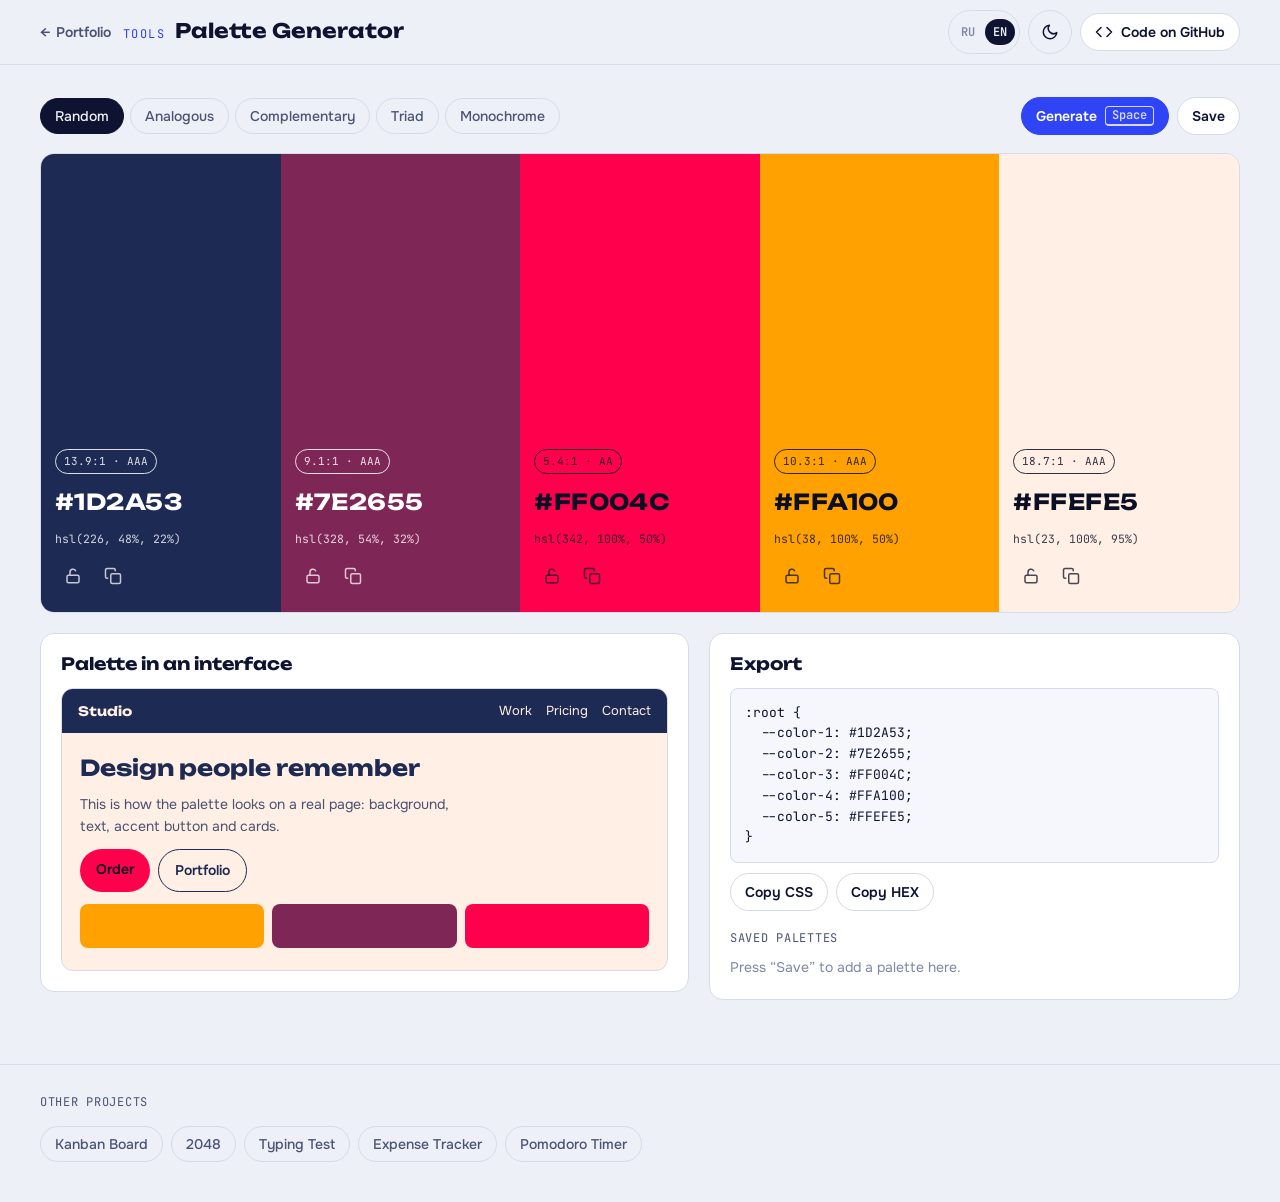
<file: projects/palette.html>
<!doctype html>
<html lang="ru">
<head>
<meta charset="utf-8">
<meta name="viewport" content="width=device-width, initial-scale=1, viewport-fit=cover">
<title>Генератор палитр</title>
<link rel="preconnect" href="https://fonts.googleapis.com">
<link rel="preconnect" href="https://fonts.gstatic.com" crossorigin>
<link rel="stylesheet" href="https://fonts.googleapis.com/css2?family=Unbounded:wght@400..800&family=Onest:wght@400..700&family=JetBrains+Mono:wght@400;500;600&display=swap">
<link rel="stylesheet" href="../assets/base.css">
<script src="../config.js"></script>
<script src="../assets/common.js"></script>
<style>
  .tools { display: flex; flex-wrap: wrap; align-items: center; gap: 10px 16px; margin-bottom: 18px; }
  .modes { display: flex; flex-wrap: wrap; gap: 6px; }
  .tools__right { display: flex; gap: 8px; margin-left: auto; flex-wrap: wrap; }
  .tools kbd { font-family: var(--font-mono); font-size: 12px; padding: 1px 6px; border: 1px solid currentColor; border-bottom-width: 2px; border-radius: 4px; opacity: 0.8; }

  .swatches { display: grid; grid-template-columns: repeat(5, minmax(0, 1fr)); height: min(56vh, 460px); min-height: 320px; border-radius: var(--radius); overflow: hidden; border: 1px solid var(--line); }
  .sw { position: relative; display: flex; flex-direction: column; justify-content: flex-end; gap: 10px; padding: 18px 14px; background: var(--c); color: var(--t); transition: background-color 0.45s ease, color 0.45s ease; min-width: 0; }
  .sw__hex { font-family: var(--font-display); font-weight: 700; font-size: clamp(15px, 1.9vw, 22px); letter-spacing: 0.02em; background: none; border: 0; padding: 0; color: inherit; cursor: pointer; text-align: left; }
  .sw__hex:hover { text-decoration: underline; text-underline-offset: 4px; }
  .sw__hsl { font-family: var(--font-mono); font-size: 11.5px; opacity: 0.8; }
  .sw__badge { display: inline-flex; align-items: center; gap: 6px; align-self: flex-start; font-family: var(--font-mono); font-size: 11px; padding: 3px 8px; border-radius: 99px; border: 1px solid currentColor; opacity: 0.85; }
  .sw__btns { display: flex; gap: 4px; }
  .sw__btns button { width: 36px; height: 36px; display: grid; place-items: center; border: 0; border-radius: 8px; background: transparent; color: inherit; cursor: pointer; opacity: 0.75; transition: opacity 0.15s ease, background-color 0.15s ease; }
  .sw__btns button:hover { opacity: 1; background: color-mix(in srgb, currentColor 14%, transparent); }
  .sw__btns button[aria-pressed="true"] { opacity: 1; background: color-mix(in srgb, currentColor 20%, transparent); }
  .sw__btns svg { width: 18px; height: 18px; }
  .sw.is-locked::after { content: attr(data-locked); position: absolute; top: 14px; left: 14px; font-family: var(--font-mono); font-size: 10px; text-transform: uppercase; letter-spacing: 0.08em; opacity: 0.75; }
  @media (max-width: 720px) {
    .swatches { grid-template-columns: minmax(0, 1fr); height: auto; min-height: 0; }
    .sw { flex-direction: row; flex-wrap: wrap; align-items: center; min-height: 86px; padding: 12px 14px; }
    .sw__hsl { flex: 1 1 auto; }
    .sw.is-locked::after { top: 6px; left: auto; right: 12px; }
    .sw__btns { margin-left: auto; }
  }

  .below { display: grid; grid-template-columns: minmax(0, 1.1fr) minmax(0, 0.9fr); gap: 20px; margin-top: 20px; align-items: start; }
  @media (max-width: 900px) { .below { grid-template-columns: minmax(0, 1fr); } }
  .panel { padding: 20px; border-radius: var(--radius); background: var(--surface); border: 1px solid var(--line); min-width: 0; }
  .panel h2 { font-family: var(--font-display); font-size: 17px; margin-bottom: 14px; }

  .mock { border-radius: 12px; overflow: hidden; border: 1px solid var(--line); background: var(--m-bg); color: var(--m-ink); transition: background-color 0.45s ease, color 0.45s ease; }
  .mock__nav { display: flex; align-items: center; gap: 14px; padding: 12px 16px; background: var(--m-ink); color: var(--m-bg); font-size: 13px; transition: inherit; }
  .mock__nav b { font-family: var(--font-display); margin-right: auto; }
  .mock__body { display: grid; gap: 12px; padding: 22px 18px; }
  .mock__body h3 { font-family: var(--font-display); font-size: 22px; }
  .mock__body p { opacity: 0.8; font-size: 14px; max-width: 42ch; }
  .mock__btns { display: flex; gap: 8px; flex-wrap: wrap; }
  .mock__btn { padding: 9px 16px; border-radius: 99px; font-weight: 600; font-size: 14px; background: var(--m-acc); color: var(--m-acc-ink); border: 0; }
  .mock__btn--alt { background: transparent; color: var(--m-ink); border: 1.5px solid var(--m-ink); }
  .mock__cards { display: grid; grid-template-columns: repeat(3, minmax(0, 1fr)); gap: 8px; }
  .mock__cards span { height: 44px; border-radius: 8px; background: var(--m-2); transition: background-color 0.45s ease; }
  .mock__cards span:nth-child(2) { background: var(--m-3); }
  .mock__cards span:nth-child(3) { background: var(--m-acc); }

  .export { display: grid; gap: 10px; }
  .export pre { margin: 0; padding: 14px; border-radius: var(--radius-sm); background: var(--surface-2); border: 1px solid var(--line); font-family: var(--font-mono); font-size: 13px; overflow-x: auto; }
  .export__btns { display: flex; gap: 8px; flex-wrap: wrap; }
  .saved { display: grid; gap: 8px; margin-top: 18px; }
  .saved__item { display: flex; align-items: center; gap: 10px; }
  .saved__strip { flex: 1; display: grid; grid-template-columns: repeat(5, 1fr); height: 36px; border-radius: 8px; overflow: hidden; border: 1px solid var(--line); cursor: pointer; padding: 0; background: none; }
  .saved__strip span { background: var(--c); }
  .saved__strip:hover { box-shadow: 0 0 0 2px var(--cobalt); }
  .saved__del { width: 32px; height: 32px; border: 0; border-radius: 6px; background: transparent; color: var(--ink-faint); cursor: pointer; font-size: 18px; }
  .saved__del:hover { color: var(--bad); background: var(--surface-2); }
  .saved-empty { color: var(--ink-faint); font-size: 14px; }
</style>
</head>
<body>
<header class="pbar">
  <div class="wrap pbar__inner">
    <a class="pbar__back" href="../index.html">← <span data-i18n>Портфолио</span></a>
    <div class="pbar__title"><p class="eyebrow" data-i18n>Инструменты</p><h1 data-i18n>Генератор палитр</h1></div>
    <div class="pbar__actions">
      <button class="btn btn--ghost lang-toggle" type="button" data-lang-toggle aria-label="Сменить язык" data-i18n-attr="aria-label"><span data-l="ru">RU</span><span data-l="en">EN</span></button>
      <button class="btn btn--ghost btn--icon theme-toggle" type="button" data-theme-toggle aria-label="Переключить тему" data-i18n-attr="aria-label">
        <svg class="i-moon" viewBox="0 0 24 24"><path fill="none" stroke="currentColor" stroke-width="2" stroke-linecap="round" stroke-linejoin="round" d="M21 12.8A9 9 0 1 1 11.2 3a7 7 0 0 0 9.8 9.8z"/></svg>
        <svg class="i-sun" viewBox="0 0 24 24"><g fill="none" stroke="currentColor" stroke-width="2" stroke-linecap="round"><circle cx="12" cy="12" r="4"/><path d="M12 2v2M12 20v2M4.9 4.9l1.4 1.4M17.7 17.7l1.4 1.4M2 12h2M20 12h2M4.9 19.1l1.4-1.4M17.7 6.3l1.4-1.4"/></g></svg>
      </button>
      <a class="btn btn--sm" data-src="palette" href="https://github.com/"><svg viewBox="0 0 24 24"><path fill="none" stroke="currentColor" stroke-width="2" stroke-linecap="round" stroke-linejoin="round" d="m16 18 6-6-6-6M8 6l-6 6 6 6"/></svg><span class="pbar__src-label" data-i18n>Код на GitHub</span></a>
    </div>
  </div>
</header>

<main class="pmain">
  <div class="wrap">
    <div class="tools">
      <div class="modes" role="group" aria-label="Тип гармонии" data-i18n-attr="aria-label">
        <button class="chip" type="button" data-mode="random" aria-pressed="true" data-i18n>Случайная</button>
        <button class="chip" type="button" data-mode="analog" aria-pressed="false" data-i18n>Аналоговая</button>
        <button class="chip" type="button" data-mode="complement" aria-pressed="false" data-i18n>Комплементарная</button>
        <button class="chip" type="button" data-mode="triad" aria-pressed="false" data-i18n>Триада</button>
        <button class="chip" type="button" data-mode="mono" aria-pressed="false" data-i18n>Монохром</button>
      </div>
      <div class="tools__right">
        <button class="btn btn--primary btn--sm" type="button" id="gen" data-i18n>Сгенерировать <kbd>Пробел</kbd></button>
        <button class="btn btn--sm" type="button" id="saveBtn" data-i18n>Сохранить</button>
      </div>
    </div>

    <div class="swatches" id="swatches"></div>

    <div class="below">
      <section class="panel">
        <h2 data-i18n>Палитра в интерфейсе</h2>
        <div class="mock" id="mock">
          <div class="mock__nav"><b data-i18n>Студия</b><span data-i18n>Работы</span><span data-i18n>Цены</span><span data-i18n>Контакты</span></div>
          <div class="mock__body">
            <h3 data-i18n>Дизайн, который запоминают</h3>
            <p data-i18n>Так палитра выглядит на настоящей странице: фон, текст, акцентная кнопка и карточки.</p>
            <div class="mock__btns"><span class="mock__btn" data-i18n>Заказать</span><span class="mock__btn mock__btn--alt" data-i18n>Портфолио</span></div>
            <div class="mock__cards"><span></span><span></span><span></span></div>
          </div>
        </div>
      </section>

      <section class="panel">
        <h2 data-i18n>Экспорт</h2>
        <div class="export">
          <pre id="cssOut"></pre>
          <div class="export__btns">
            <button class="btn btn--sm" type="button" id="copyCss" data-i18n>Копировать CSS</button>
            <button class="btn btn--ghost btn--sm" type="button" id="copyHex" data-i18n>Копировать HEX</button>
          </div>
        </div>
        <div class="saved">
          <p class="label" data-i18n>Сохранённые палитры</p>
          <div id="savedList"></div>
        </div>
      </section>
    </div>
  </div>
</main>

<footer class="pfoot">
  <div class="wrap pfoot__inner">
    <p class="label" data-i18n>Другие проекты</p>
    <div class="pfoot__list" data-project-nav="palette"></div>
  </div>
</footer>

<script>
(function () {
  var TM = window.TM;
  var T = TM.t;
  TM.addDict({
    "Тип гармонии": "Harmony type",
    "Случайная": "Random",
    "Аналоговая": "Analogous",
    "Комплементарная": "Complementary",
    "Триада": "Triad",
    "Монохром": "Monochrome",
    "Сгенерировать <kbd>Пробел</kbd>": "Generate <kbd>Space</kbd>",
    "Сохранить": "Save",
    "Палитра в интерфейсе": "Palette in an interface",
    "Студия": "Studio",
    "Работы": "Work",
    "Цены": "Pricing",
    "Контакты": "Contact",
    "Дизайн, который запоминают": "Design people remember",
    "Так палитра выглядит на настоящей странице: фон, текст, акцентная кнопка и карточки.": "This is how the palette looks on a real page: background, text, accent button and cards.",
    "Заказать": "Order",
    "Экспорт": "Export",
    "Копировать CSS": "Copy CSS",
    "Копировать HEX": "Copy HEX",
    "Сохранённые палитры": "Saved palettes",
    "Контраст белого текста по WCAG": "WCAG contrast of white text",
    "Контраст чёрного текста по WCAG": "WCAG contrast of black text",
    "AA крупный": "AA large",
    "не проходит": "fails",
    "Скопировать": "Copy",
    "Открепить цвет": "Unlock color",
    "Закрепить цвет": "Lock color",
    "Скопировать HEX": "Copy HEX",
    "закреплён": "locked",
    "CSS-переменные скопированы": "CSS variables copied",
    "HEX-коды скопированы": "HEX codes copied",
    "Нажми «Сохранить», чтобы добавить палитру сюда.": "Press “Save” to add a palette here.",
    "Загрузить палитру {p}": "Load palette {p}",
    "Удалить палитру": "Delete palette",
    "Палитра сохранена": "Palette saved",
    "Палитра загружена": "Palette loaded"
  });

  var store = TM.store;
  var mode = "random";
  var colors = [
    { h: 226, s: 48, l: 22, locked: false },
    { h: 328, s: 54, l: 32, locked: false },
    { h: 342, s: 100, l: 50, locked: false },
    { h: 38, s: 100, l: 50, locked: false },
    { h: 23, s: 100, l: 95, locked: false }
  ];

  function rnd(a, b) { return a + Math.random() * (b - a); }
  function wrap(h) { return ((h % 360) + 360) % 360; }

  function hslToRgb(h, s, l) {
    s /= 100; l /= 100;
    var k = function (n) { return (n + h / 30) % 12; };
    var a = s * Math.min(l, 1 - l);
    var f = function (n) { return l - a * Math.max(-1, Math.min(k(n) - 3, Math.min(9 - k(n), 1))); };
    return [Math.round(f(0) * 255), Math.round(f(8) * 255), Math.round(f(4) * 255)];
  }
  function hex(c) {
    return "#" + hslToRgb(c.h, c.s, c.l).map(function (v) { return v.toString(16).padStart(2, "0"); }).join("").toUpperCase();
  }
  function lum(rgb) {
    var a = rgb.map(function (v) { v /= 255; return v <= 0.03928 ? v / 12.92 : Math.pow((v + 0.055) / 1.055, 2.4); });
    return 0.2126 * a[0] + 0.7152 * a[1] + 0.0722 * a[2];
  }
  function contrast(l1, l2) { var hi = Math.max(l1, l2), lo = Math.min(l1, l2); return (hi + 0.05) / (lo + 0.05); }
  function grade(r) { return r >= 7 ? "AAA" : r >= 4.5 ? "AA" : T(r >= 3 ? "AA крупный" : "не проходит"); }

  function generate() {
    var base = rnd(0, 360);
    var locked = colors.filter(function (c) { return c.locked; });
    if (locked.length) base = locked[0].h;
    var plan;
    if (mode === "analog") {
      plan = [-40, -20, 0, 20, 40].map(function (d, i) { return { h: wrap(base + d), s: rnd(45, 80), l: [22, 38, 52, 68, 90][i] }; });
    } else if (mode === "complement") {
      plan = [
        { h: base, s: rnd(40, 70), l: 18 }, { h: base, s: rnd(55, 85), l: 42 },
        { h: wrap(base + 180), s: rnd(70, 95), l: 55 }, { h: wrap(base + 180), s: rnd(50, 80), l: 78 },
        { h: base, s: rnd(20, 40), l: 95 }
      ];
    } else if (mode === "triad") {
      plan = [
        { h: base, s: rnd(40, 65), l: 20 }, { h: base, s: rnd(65, 90), l: 50 },
        { h: wrap(base + 120), s: rnd(60, 90), l: 55 }, { h: wrap(base + 240), s: rnd(60, 90), l: 62 },
        { h: wrap(base + 120), s: rnd(25, 45), l: 94 }
      ];
    } else if (mode === "mono") {
      var s = rnd(45, 85);
      plan = [16, 32, 50, 72, 92].map(function (l) { return { h: base, s: s, l: l }; });
    } else {
      plan = [0, 1, 2, 3, 4].map(function (i) {
        return { h: rnd(0, 360), s: rnd(45, 90), l: [18, 40, 55, 70, 92][i] + rnd(-6, 6) };
      });
      plan.sort(function () { return Math.random() - 0.5; });
    }
    colors = colors.map(function (c, i) {
      if (c.locked) return c;
      var p = plan[i];
      return { h: Math.round(p.h), s: Math.round(p.s), l: Math.round(Math.max(6, Math.min(96, p.l))), locked: false };
    });
    render();
  }

  var ICON = {
    lock: '<svg viewBox="0 0 24 24"><g fill="none" stroke="currentColor" stroke-width="2" stroke-linecap="round" stroke-linejoin="round"><rect x="4" y="11" width="16" height="10" rx="2"/><path d="M8 11V7a4 4 0 0 1 8 0v4"/></g></svg>',
    unlock: '<svg viewBox="0 0 24 24"><g fill="none" stroke="currentColor" stroke-width="2" stroke-linecap="round" stroke-linejoin="round"><rect x="4" y="11" width="16" height="10" rx="2"/><path d="M8 11V7a4 4 0 0 1 7.5-2"/></g></svg>',
    copy: '<svg viewBox="0 0 24 24"><g fill="none" stroke="currentColor" stroke-width="2" stroke-linecap="round" stroke-linejoin="round"><rect x="9" y="9" width="13" height="13" rx="2"/><path d="M5 15H4a2 2 0 0 1-2-2V4a2 2 0 0 1 2-2h9a2 2 0 0 1 2 2v1"/></g></svg>'
  };

  var box = document.getElementById("swatches");
  function render() {
    var html = colors.map(function (c, i) {
      var rgb = hslToRgb(c.h, c.s, c.l);
      var L = lum(rgb);
      var cw = contrast(L, 1), cb = contrast(L, 0);
      var useWhite = cw >= cb;
      var ratio = useWhite ? cw : cb;
      return '<div class="sw' + (c.locked ? " is-locked" : "") + '" data-locked="' + T("закреплён") + '" style="--c:' + hex(c) + ";--t:" + (useWhite ? "#FFFFFF" : "#0B0F24") + '">' +
        '<span class="sw__badge" title="' + T(useWhite ? "Контраст белого текста по WCAG" : "Контраст чёрного текста по WCAG") + '">' + ratio.toFixed(1) + ":1 · " + grade(ratio) + "</span>" +
        '<button class="sw__hex" type="button" data-copy-i="' + i + '" title="' + T("Скопировать") + '">' + hex(c) + "</button>" +
        '<span class="sw__hsl">hsl(' + c.h + ", " + c.s + "%, " + c.l + "%)</span>" +
        '<div class="sw__btns">' +
          '<button type="button" data-lock="' + i + '" aria-pressed="' + c.locked + '" aria-label="' + T(c.locked ? "Открепить цвет" : "Закрепить цвет") + '">' + (c.locked ? ICON.lock : ICON.unlock) + "</button>" +
          '<button type="button" data-copy-i="' + i + '" aria-label="' + T("Скопировать HEX") + '">' + ICON.copy + "</button>" +
        "</div></div>";
    }).join("");
    box.innerHTML = html;

    // Mock UI: lightest = background, darkest = text, most saturated mid = accent
    var byL = colors.slice().sort(function (a, b) { return a.l - b.l; });
    var mid = byL.slice(1, 4).sort(function (a, b) { return b.s - a.s; });
    var acc = mid[0];
    var accLum = lum(hslToRgb(acc.h, acc.s, acc.l));
    var mock = document.getElementById("mock");
    mock.style.setProperty("--m-bg", hex(byL[4]));
    mock.style.setProperty("--m-ink", hex(byL[0]));
    mock.style.setProperty("--m-acc", hex(acc));
    mock.style.setProperty("--m-acc-ink", contrast(accLum, 1) >= contrast(accLum, 0) ? "#FFFFFF" : "#0B0F24");
    mock.style.setProperty("--m-2", hex(mid[1]));
    mock.style.setProperty("--m-3", hex(mid[2]));

    document.getElementById("cssOut").textContent = cssText();
  }
  function cssText() {
    return ":root {\n" + colors.map(function (c, i) { return "  --color-" + (i + 1) + ": " + hex(c) + ";"; }).join("\n") + "\n}";
  }

  box.addEventListener("click", function (e) {
    var lockBtn = e.target.closest("[data-lock]");
    if (lockBtn) {
      var c = colors[+lockBtn.dataset.lock];
      c.locked = !c.locked;
      render();
      return;
    }
    var copyBtn = e.target.closest("[data-copy-i]");
    if (copyBtn) {
      var h = hex(colors[+copyBtn.dataset.copyI]);
      TM.copy(h, T("Скопировано") + ": " + h);
    }
  });

  document.querySelectorAll("[data-mode]").forEach(function (b) {
    b.addEventListener("click", function () {
      mode = b.dataset.mode;
      document.querySelectorAll("[data-mode]").forEach(function (x) { x.setAttribute("aria-pressed", String(x === b)); });
      generate();
    });
  });
  document.getElementById("gen").addEventListener("click", generate);
  document.addEventListener("keydown", function (e) {
    if (e.code !== "Space") return;
    if (e.target.closest && e.target.closest("input, textarea, select, button, a")) return;
    e.preventDefault();
    generate();
  });
  document.getElementById("copyCss").addEventListener("click", function () {
    TM.copy(cssText(), T("CSS-переменные скопированы"), document.getElementById("cssOut"));
  });
  document.getElementById("copyHex").addEventListener("click", function () {
    TM.copy(colors.map(hex).join(", "), T("HEX-коды скопированы"));
  });

  // Saved palettes
  function loadSaved() { try { return JSON.parse(store("tm-palettes")) || []; } catch (e) { return []; } }
  function renderSaved() {
    var list = loadSaved();
    var el = document.getElementById("savedList");
    if (!list.length) { el.innerHTML = '<p class="saved-empty">' + T("Нажми «Сохранить», чтобы добавить палитру сюда.") + "</p>"; return; }
    el.innerHTML = list.map(function (p, i) {
      return '<div class="saved__item"><button class="saved__strip" type="button" data-load="' + i + '" aria-label="' + T("Загрузить палитру {p}").replace("{p}", p.join(", ")) + '">' +
        p.map(function (h) { return '<span style="--c:' + h + '"></span>'; }).join("") +
        '</button><button class="saved__del" type="button" data-del="' + i + '" aria-label="' + T("Удалить палитру") + '">×</button></div>';
    }).join("");
  }
  function hexToHsl(h) {
    var r = parseInt(h.slice(1, 3), 16) / 255, g = parseInt(h.slice(3, 5), 16) / 255, b = parseInt(h.slice(5, 7), 16) / 255;
    var max = Math.max(r, g, b), min = Math.min(r, g, b), l = (max + min) / 2, s = 0, hh = 0;
    if (max !== min) {
      var d = max - min;
      s = l > 0.5 ? d / (2 - max - min) : d / (max + min);
      hh = max === r ? (g - b) / d + (g < b ? 6 : 0) : max === g ? (b - r) / d + 2 : (r - g) / d + 4;
      hh *= 60;
    }
    return { h: Math.round(hh), s: Math.round(s * 100), l: Math.round(l * 100), locked: false };
  }
  document.getElementById("saveBtn").addEventListener("click", function () {
    var list = loadSaved();
    list.unshift(colors.map(hex));
    store("tm-palettes", JSON.stringify(list.slice(0, 8)));
    renderSaved();
    TM.toast(T("Палитра сохранена"));
  });
  document.getElementById("savedList").addEventListener("click", function (e) {
    var load = e.target.closest("[data-load]");
    var del = e.target.closest("[data-del]");
    var list = loadSaved();
    if (load) { colors = list[+load.dataset.load].map(hexToHsl); render(); TM.toast(T("Палитра загружена")); }
    if (del) { list.splice(+del.dataset.del, 1); store("tm-palettes", JSON.stringify(list)); renderSaved(); }
  });

  document.addEventListener("langchange", function () { render(); renderSaved(); });

  render();
  renderSaved();
})();
</script>
</body>
</html>
</file>
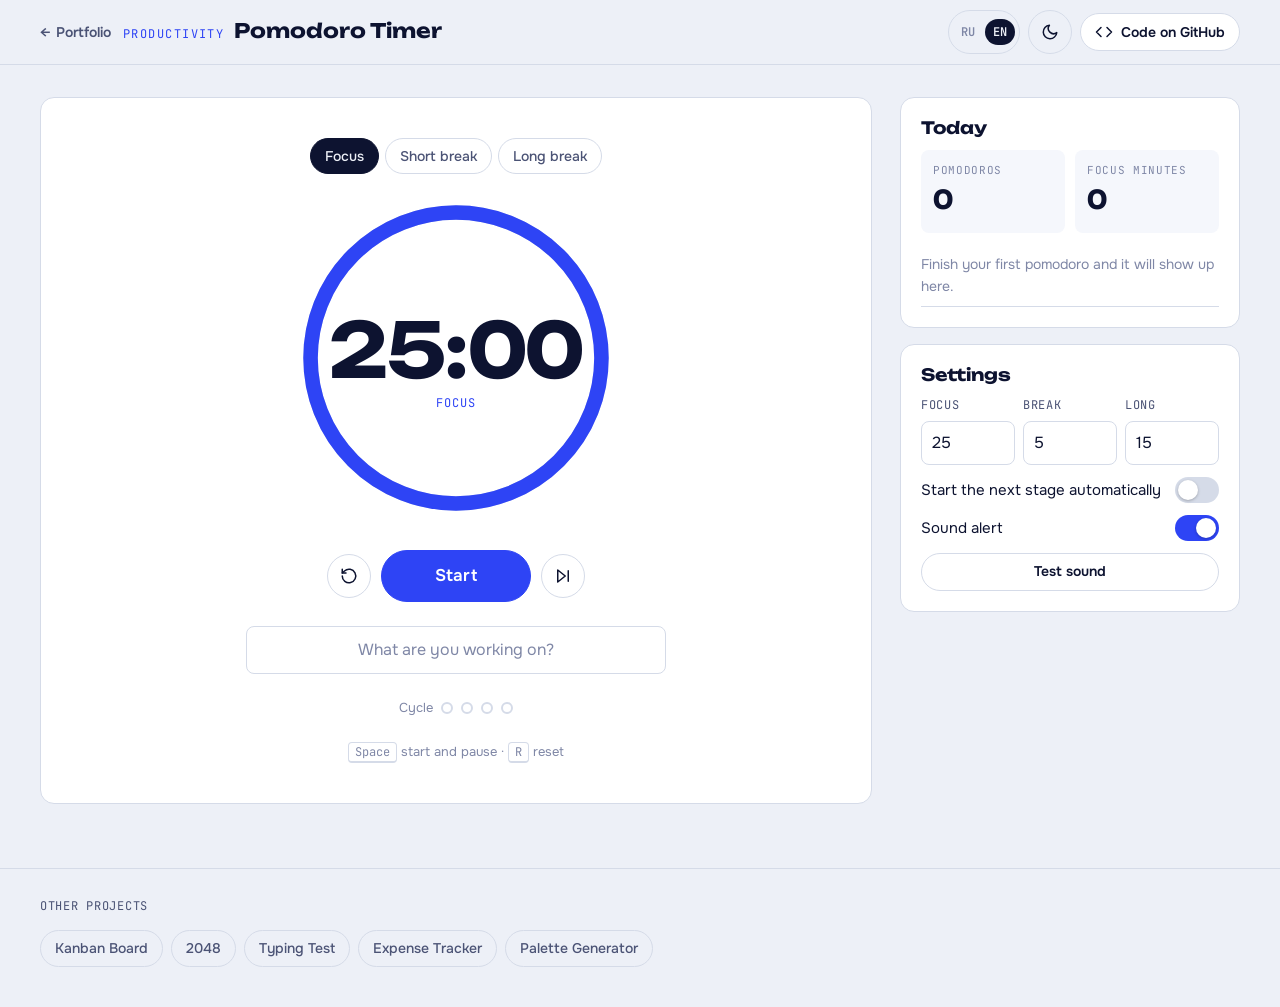
<file: projects/pomodoro.html>
<!doctype html>
<html lang="ru">
<head>
<meta charset="utf-8">
<meta name="viewport" content="width=device-width, initial-scale=1, viewport-fit=cover">
<title>Pomodoro-таймер</title>
<link rel="preconnect" href="https://fonts.googleapis.com">
<link rel="preconnect" href="https://fonts.gstatic.com" crossorigin>
<link rel="stylesheet" href="https://fonts.googleapis.com/css2?family=Unbounded:wght@400..800&family=Onest:wght@400..700&family=JetBrains+Mono:wght@400;500;600&display=swap">
<link rel="stylesheet" href="../assets/base.css">
<script src="../config.js"></script>
<script src="../assets/common.js"></script>
<style>
  .pomo { display: grid; grid-template-columns: minmax(0, 1fr) minmax(0, 340px); gap: 28px; align-items: start; }
  @media (max-width: 900px) { .pomo { grid-template-columns: minmax(0, 1fr); } }
  .timer-card { display: grid; justify-items: center; gap: 24px; padding: clamp(20px, 4vw, 40px); border-radius: var(--radius); background: var(--surface); border: 1px solid var(--line); min-width: 0; }
  .tabs { display: flex; flex-wrap: wrap; justify-content: center; gap: 6px; }
  .ring { position: relative; width: min(320px, 78vw); aspect-ratio: 1; max-width: 100%; }
  .ring svg { width: 100%; height: 100%; transform: rotate(-90deg); }
  .ring__track { fill: none; stroke: var(--line); stroke-width: 10; }
  .ring__bar { fill: none; stroke: var(--mode); stroke-width: 10; stroke-linecap: round; transition: stroke-dashoffset 0.3s linear, stroke 0.4s ease; }
  .ring__center { position: absolute; inset: 0; display: grid; place-items: center; align-content: center; gap: 6px; text-align: center; }
  .ring__time { font-family: var(--font-display); font-weight: 700; font-size: clamp(48px, 13vw, 76px); line-height: 1; font-variant-numeric: tabular-nums; letter-spacing: -0.02em; }
  .ring__label { font-family: var(--font-mono); font-size: 12px; text-transform: uppercase; letter-spacing: 0.1em; color: var(--mode); }
  .timer-card { --mode: var(--cobalt); }
  .timer-card[data-mode="short"] { --mode: var(--good); }
  .timer-card[data-mode="long"] { --mode: var(--warn); }
  .timer-card.is-running .ring__bar { filter: drop-shadow(0 0 6px color-mix(in srgb, var(--mode) 50%, transparent)); }
  .main-btns { display: flex; gap: 10px; align-items: center; }
  .main-btns .btn--primary { min-width: 150px; min-height: 52px; font-size: 17px; }
  .task { width: 100%; max-width: 420px; }
  .task .input { text-align: center; }
  .dots { display: flex; gap: 8px; align-items: center; font-size: 13px; color: var(--ink-faint); }
  .dots i { width: 12px; height: 12px; border-radius: 50%; border: 2px solid var(--line); transition: all 0.3s ease; }
  .dots i.on { background: var(--cobalt); border-color: var(--cobalt); }

  .side { display: grid; gap: 16px; min-width: 0; }
  .panel { padding: 20px; border-radius: var(--radius); background: var(--surface); border: 1px solid var(--line); }
  .panel h2 { font-family: var(--font-display); font-size: 17px; margin-bottom: 12px; }
  .stats { display: grid; grid-template-columns: repeat(2, minmax(0, 1fr)); gap: 10px; }
  .stats div { padding: 12px; border-radius: var(--radius-sm); background: var(--surface-2); }
  .stats span { display: block; font-family: var(--font-mono); font-size: 11px; text-transform: uppercase; letter-spacing: 0.06em; color: var(--ink-faint); }
  .stats b { font-family: var(--font-display); font-size: 26px; font-variant-numeric: tabular-nums; }
  .log { list-style: none; margin: 12px 0 0; padding: 0; display: grid; gap: 0; max-height: 200px; overflow: auto; }
  .log li { display: flex; justify-content: space-between; gap: 10px; padding: 8px 0; border-bottom: 1px solid var(--line); font-size: 14px; }
  .log li span:last-child { font-family: var(--font-mono); font-size: 12px; color: var(--ink-faint); white-space: nowrap; }
  .log-empty { color: var(--ink-faint); font-size: 14px; }
  .settings { display: grid; gap: 12px; }
  .settings__row { display: grid; grid-template-columns: repeat(3, minmax(0, 1fr)); gap: 8px; }
  .settings .input { min-height: 40px; padding: 8px 10px; }
  .toggle { display: flex; align-items: center; justify-content: space-between; gap: 12px; font-size: 15px; cursor: pointer; }
  .toggle input { appearance: none; -webkit-appearance: none; width: 44px; height: 26px; border-radius: 99px; background: var(--line); position: relative; cursor: pointer; transition: background-color 0.2s ease; flex: none; margin: 0; }
  .toggle input::after { content: ""; position: absolute; top: 3px; left: 3px; width: 20px; height: 20px; border-radius: 50%; background: var(--surface); box-shadow: 0 1px 3px rgba(0,0,0,.25); transition: transform 0.2s ease; }
  .toggle input:checked { background: var(--cobalt); }
  .toggle input:checked::after { transform: translateX(18px); }
  .kbd-hint { font-size: 13px; color: var(--ink-faint); }
  .kbd-hint kbd { font-family: var(--font-mono); font-size: 12px; padding: 1px 6px; border: 1px solid var(--line); border-bottom-width: 2px; border-radius: 4px; background: var(--surface); }
</style>
</head>
<body>
<header class="pbar">
  <div class="wrap pbar__inner">
    <a class="pbar__back" href="../index.html">← <span data-i18n>Портфолио</span></a>
    <div class="pbar__title"><p class="eyebrow" data-i18n>Продуктивность</p><h1 data-i18n>Pomodoro-таймер</h1></div>
    <div class="pbar__actions">
      <button class="btn btn--ghost lang-toggle" type="button" data-lang-toggle aria-label="Сменить язык" data-i18n-attr="aria-label"><span data-l="ru">RU</span><span data-l="en">EN</span></button>
      <button class="btn btn--ghost btn--icon theme-toggle" type="button" data-theme-toggle aria-label="Переключить тему" data-i18n-attr="aria-label">
        <svg class="i-moon" viewBox="0 0 24 24"><path fill="none" stroke="currentColor" stroke-width="2" stroke-linecap="round" stroke-linejoin="round" d="M21 12.8A9 9 0 1 1 11.2 3a7 7 0 0 0 9.8 9.8z"/></svg>
        <svg class="i-sun" viewBox="0 0 24 24"><g fill="none" stroke="currentColor" stroke-width="2" stroke-linecap="round"><circle cx="12" cy="12" r="4"/><path d="M12 2v2M12 20v2M4.9 4.9l1.4 1.4M17.7 17.7l1.4 1.4M2 12h2M20 12h2M4.9 19.1l1.4-1.4M17.7 6.3l1.4-1.4"/></g></svg>
      </button>
      <a class="btn btn--sm" data-src="pomodoro" href="https://github.com/"><svg viewBox="0 0 24 24"><path fill="none" stroke="currentColor" stroke-width="2" stroke-linecap="round" stroke-linejoin="round" d="m16 18 6-6-6-6M8 6l-6 6 6 6"/></svg><span class="pbar__src-label" data-i18n>Код на GitHub</span></a>
    </div>
  </div>
</header>

<main class="pmain">
  <div class="wrap pomo">
    <section class="timer-card" id="card" data-mode="focus">
      <div class="tabs" role="group" aria-label="Режим" data-i18n-attr="aria-label">
        <button class="chip" type="button" data-mode="focus" aria-pressed="true" data-i18n>Фокус</button>
        <button class="chip" type="button" data-mode="short" aria-pressed="false" data-i18n>Короткий перерыв</button>
        <button class="chip" type="button" data-mode="long" aria-pressed="false" data-i18n>Длинный перерыв</button>
      </div>
      <div class="ring">
        <svg viewBox="0 0 220 220" aria-hidden="true">
          <circle class="ring__track" cx="110" cy="110" r="100"></circle>
          <circle class="ring__bar" id="bar" cx="110" cy="110" r="100"></circle>
        </svg>
        <div class="ring__center">
          <div class="ring__time" id="time" role="timer" aria-live="off">25:00</div>
          <div class="ring__label" id="modeLabel">Фокус</div>
        </div>
      </div>
      <div class="main-btns">
        <button class="btn btn--ghost btn--icon" type="button" id="reset" aria-label="Сбросить" data-i18n-attr="aria-label">
          <svg viewBox="0 0 24 24"><g fill="none" stroke="currentColor" stroke-width="2" stroke-linecap="round" stroke-linejoin="round"><path d="M3 12a9 9 0 1 0 3-6.7L3 8"/><path d="M3 3v5h5"/></g></svg>
        </button>
        <button class="btn btn--primary" type="button" id="toggle">Старт</button>
        <button class="btn btn--ghost btn--icon" type="button" id="skip" aria-label="Пропустить" data-i18n-attr="aria-label">
          <svg viewBox="0 0 24 24"><g fill="none" stroke="currentColor" stroke-width="2" stroke-linecap="round" stroke-linejoin="round"><path d="m5 4 10 8-10 8V4z"/><path d="M19 5v14"/></g></svg>
        </button>
      </div>
      <label class="task" for="task"><input class="input" id="task" type="text" maxlength="60" placeholder="Над чем работаешь?" data-i18n-attr="placeholder"></label>
      <div class="dots" aria-label="Прогресс цикла" data-i18n-attr="aria-label"><span data-i18n>Цикл</span><i></i><i></i><i></i><i></i></div>
      <p class="kbd-hint" data-i18n><kbd>Пробел</kbd> старт и пауза · <kbd>R</kbd> сброс</p>
    </section>

    <aside class="side">
      <section class="panel">
        <h2 data-i18n>Сегодня</h2>
        <div class="stats">
          <div><span data-i18n>Помидоров</span><b id="stCount">0</b></div>
          <div><span data-i18n>Минут фокуса</span><b id="stMin">0</b></div>
        </div>
        <ul class="log" id="log"></ul>
      </section>
      <section class="panel">
        <h2 data-i18n>Настройки</h2>
        <div class="settings">
          <div class="settings__row">
            <label class="field" for="dFocus"><span data-i18n>Фокус</span><input class="input" id="dFocus" type="number" min="1" max="90" value="25"></label>
            <label class="field" for="dShort"><span data-i18n>Перерыв</span><input class="input" id="dShort" type="number" min="1" max="30" value="5"></label>
            <label class="field" for="dLong"><span data-i18n>Длинный</span><input class="input" id="dLong" type="number" min="1" max="60" value="15"></label>
          </div>
          <label class="toggle" for="autoNext"><span data-i18n>Запускать следующий этап сам</span><input id="autoNext" type="checkbox"></label>
          <label class="toggle" for="sound"><span data-i18n>Звуковой сигнал</span><input id="sound" type="checkbox" checked></label>
          <button class="btn btn--ghost btn--sm" type="button" id="testSound" data-i18n>Проверить звук</button>
        </div>
      </section>
    </aside>
  </div>
</main>

<footer class="pfoot">
  <div class="wrap pfoot__inner">
    <p class="label" data-i18n>Другие проекты</p>
    <div class="pfoot__list" data-project-nav="pomodoro"></div>
  </div>
</footer>

<script>
(function () {
  var TM = window.TM;
  var T = TM.t;
  TM.addDict({
    "Режим": "Mode",
    "Фокус": "Focus",
    "Короткий перерыв": "Short break",
    "Длинный перерыв": "Long break",
    "Сбросить": "Reset",
    "Старт": "Start",
    "Пауза": "Pause",
    "Продолжить": "Resume",
    "Пропустить": "Skip",
    "Над чем работаешь?": "What are you working on?",
    "Прогресс цикла": "Cycle progress",
    "Цикл": "Cycle",
    "<kbd>Пробел</kbd> старт и пауза · <kbd>R</kbd> сброс": "<kbd>Space</kbd> start and pause · <kbd>R</kbd> reset",
    "Сегодня": "Today",
    "Помидоров": "Pomodoros",
    "Минут фокуса": "Focus minutes",
    "Настройки": "Settings",
    "Перерыв": "Break",
    "Длинный": "Long",
    "Запускать следующий этап сам": "Start the next stage automatically",
    "Звуковой сигнал": "Sound alert",
    "Проверить звук": "Test sound",
    "Фокус пропущен": "Focus skipped",
    "Помидор готов. Время отдохнуть": "Pomodoro done. Time for a break",
    "Перерыв закончился. За работу!": "Break's over. Back to work!",
    "Заверши первый помидор, и он появится здесь.": "Finish your first pomodoro and it will show up here.",
    "Без названия": "Untitled",
    "{n} мин": "{n} min"
  });

  var store = TM.store;
  var LABEL = { focus: "Фокус", short: "Короткий перерыв", long: "Длинный перерыв" };
  var settings;
  try { settings = JSON.parse(store("tm-pomo-settings")); } catch (e) { settings = null; }
  settings = Object.assign({ focus: 25, short: 5, long: 15, auto: false, sound: true }, settings || {});

  var mode = "focus", total = settings.focus * 60, left = total, endAt = 0, tick = 0, cycle = 0;
  var card = document.getElementById("card");
  var timeEl = document.getElementById("time");
  var bar = document.getElementById("bar");
  var toggleBtn = document.getElementById("toggle");
  var btnLabel = "Старт";
  var CIRC = 2 * Math.PI * 100;
  bar.style.strokeDasharray = CIRC;
  var baseTitle = document.title;

  function setBtn(label) { btnLabel = label; toggleBtn.textContent = T(label); }
  function fmt(sec) {
    sec = Math.max(0, Math.ceil(sec));
    return String(Math.floor(sec / 60)).padStart(2, "0") + ":" + String(sec % 60).padStart(2, "0");
  }
  function draw() {
    timeEl.textContent = fmt(left);
    bar.style.strokeDashoffset = CIRC * (1 - left / total);
    document.title = endAt ? fmt(left) + " · " + T(LABEL[mode]) : T(baseTitle);
    document.querySelectorAll(".dots i").forEach(function (d, i) { d.classList.toggle("on", i < cycle); });
  }

  function setMode(m, autostart) {
    stop();
    mode = m;
    total = settings[m] * 60;
    left = total;
    card.dataset.mode = m;
    document.getElementById("modeLabel").textContent = T(LABEL[m]);
    document.querySelectorAll("[data-mode]").forEach(function (b) {
      if (b.tagName === "BUTTON") b.setAttribute("aria-pressed", String(b.dataset.mode === m));
    });
    draw();
    if (autostart) start();
  }

  function start() {
    if (endAt) return;
    unlockAudio();
    endAt = Date.now() + left * 1000;
    card.classList.add("is-running");
    setBtn("Пауза");
    tick = setInterval(function () {
      left = (endAt - Date.now()) / 1000;
      if (left <= 0) { left = 0; draw(); complete(); return; }
      draw();
    }, 250);
    draw();
  }
  function stop() {
    if (!endAt) return;
    clearInterval(tick);
    left = Math.max(0, (endAt - Date.now()) / 1000);
    endAt = 0;
    card.classList.remove("is-running");
    setBtn("Продолжить");
    draw();
  }

  function complete(skipped) {
    clearInterval(tick);
    endAt = 0;
    card.classList.remove("is-running");
    setBtn("Старт");
    if (settings.sound && !skipped) chime();
    var next;
    if (mode === "focus") {
      if (!skipped) {
        cycle = Math.min(4, cycle + 1);
        logFocus(settings.focus);
      }
      next = cycle >= 4 ? "long" : "short";
      TM.toast(T(skipped ? "Фокус пропущен" : "Помидор готов. Время отдохнуть"));
    } else {
      if (mode === "long") cycle = 0;
      next = "focus";
      TM.toast(T("Перерыв закончился. За работу!"));
    }
    setMode(next, settings.auto);
    setBtn(settings.auto ? "Пауза" : "Старт");
  }

  // Sound: generated with Web Audio after the first click
  var actx = null;
  function unlockAudio() {
    try {
      if (!actx) actx = new (window.AudioContext || window.webkitAudioContext)();
      if (actx.state === "suspended") actx.resume();
    } catch (e) { actx = null; }
  }
  function chime() {
    if (!actx) return;
    var now = actx.currentTime;
    [660, 880, 1320].forEach(function (f, i) {
      var o = actx.createOscillator(), g = actx.createGain();
      o.type = "sine";
      o.frequency.value = f;
      g.gain.setValueAtTime(0.0001, now + i * 0.18);
      g.gain.exponentialRampToValueAtTime(0.25, now + i * 0.18 + 0.02);
      g.gain.exponentialRampToValueAtTime(0.0001, now + i * 0.18 + 0.5);
      o.connect(g).connect(actx.destination);
      o.start(now + i * 0.18);
      o.stop(now + i * 0.18 + 0.55);
    });
  }

  // Today's stats
  function todayKey() { var d = new Date(); return "tm-pomo-" + d.getFullYear() + "-" + (d.getMonth() + 1) + "-" + d.getDate(); }
  function loadDay() { try { return JSON.parse(store(todayKey())) || []; } catch (e) { return []; } }
  function logFocus(min) {
    var day = loadDay();
    day.unshift({ at: Date.now(), min: min, task: document.getElementById("task").value.trim() });
    store(todayKey(), JSON.stringify(day.slice(0, 50)));
    renderDay();
  }
  function renderDay() {
    var day = loadDay();
    document.getElementById("stCount").textContent = day.length;
    document.getElementById("stMin").textContent = day.reduce(function (s, x) { return s + x.min; }, 0);
    var log = document.getElementById("log");
    if (!day.length) { log.innerHTML = '<li class="log-empty">' + T("Заверши первый помидор, и он появится здесь.") + "</li>"; return; }
    log.innerHTML = "";
    day.forEach(function (x) {
      var li = document.createElement("li");
      var a = document.createElement("span"); a.textContent = x.task || T("Без названия");
      var b = document.createElement("span"); b.textContent = new Date(x.at).toLocaleTimeString(TM.locale(), { hour: "2-digit", minute: "2-digit" }) + " · " + T("{n} мин").replace("{n}", x.min);
      li.appendChild(a); li.appendChild(b);
      log.appendChild(li);
    });
  }

  // Controls
  toggleBtn.addEventListener("click", function () { if (endAt) stop(); else start(); });
  document.getElementById("reset").addEventListener("click", function () { setMode(mode); setBtn("Старт"); });
  document.getElementById("skip").addEventListener("click", function () { left = 0; complete(true); });
  document.querySelectorAll("button[data-mode]").forEach(function (b) {
    b.addEventListener("click", function () { setMode(b.dataset.mode); setBtn("Старт"); });
  });
  document.addEventListener("keydown", function (e) {
    if (e.target.closest && e.target.closest("input, textarea, select")) return;
    if (e.code === "Space" && !(e.target.closest && e.target.closest("button"))) { e.preventDefault(); toggleBtn.click(); }
    if (e.code === "KeyR") { setMode(mode); setBtn("Старт"); }
  });

  function bindNum(id, key) {
    var el = document.getElementById(id);
    el.value = settings[key];
    el.addEventListener("change", function () {
      var v = Math.max(1, Math.min(+el.max, Math.round(+el.value) || settings[key]));
      el.value = v;
      settings[key] = v;
      store("tm-pomo-settings", JSON.stringify(settings));
      if (mode === key && !endAt) { setMode(mode); setBtn("Старт"); }
    });
  }
  bindNum("dFocus", "focus"); bindNum("dShort", "short"); bindNum("dLong", "long");
  function bindToggle(id, key) {
    var el = document.getElementById(id);
    el.checked = settings[key];
    el.addEventListener("change", function () { settings[key] = el.checked; store("tm-pomo-settings", JSON.stringify(settings)); });
  }
  bindToggle("autoNext", "auto"); bindToggle("sound", "sound");
  document.getElementById("testSound").addEventListener("click", function () { unlockAudio(); chime(); });

  document.addEventListener("langchange", function () {
    setBtn(btnLabel);
    document.getElementById("modeLabel").textContent = T(LABEL[mode]);
    draw();
    renderDay();
  });

  setMode("focus");
  setBtn("Старт");
  renderDay();
})();
</script>
</body>
</html>
</file>
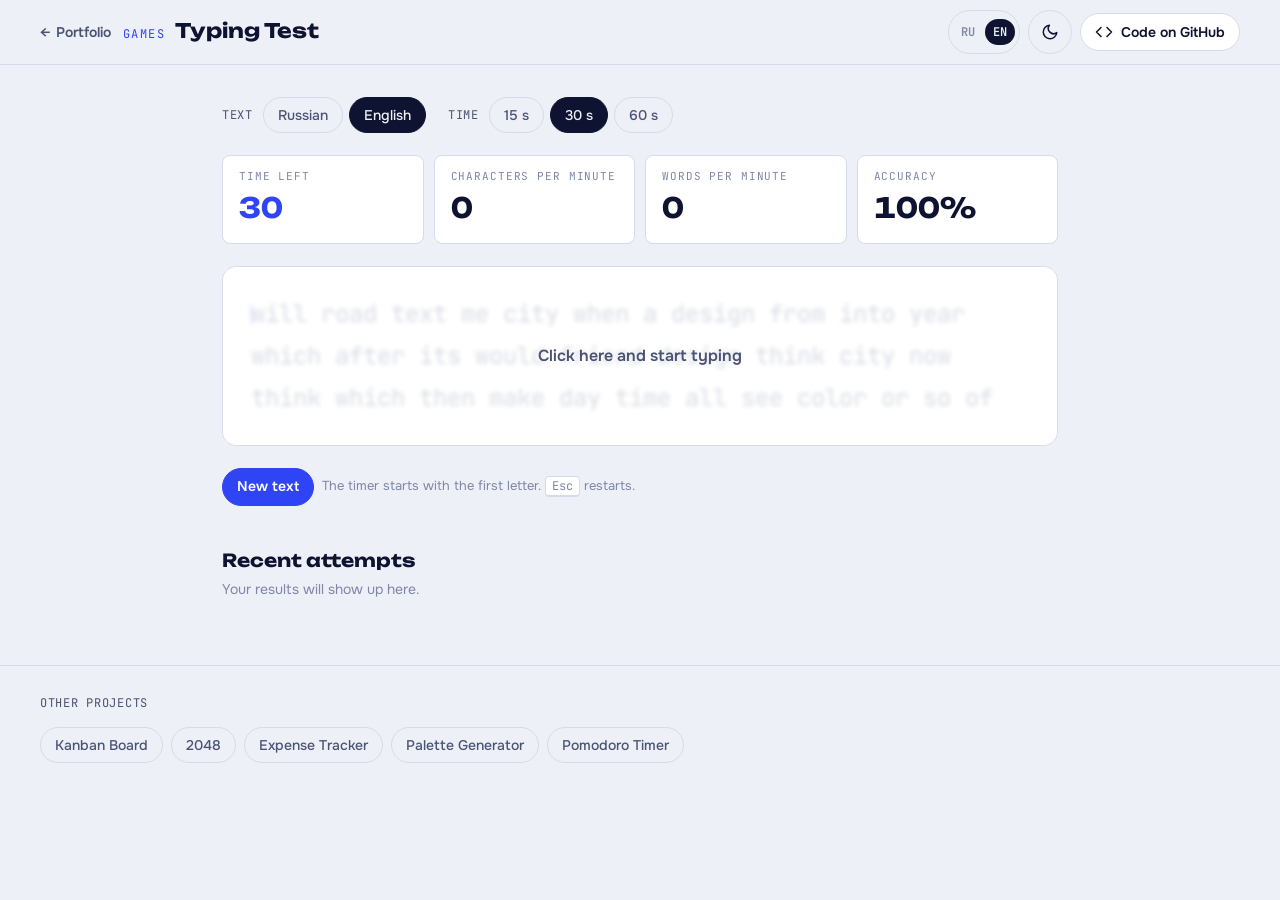
<file: projects/typing.html>
<!doctype html>
<html lang="ru">
<head>
<meta charset="utf-8">
<meta name="viewport" content="width=device-width, initial-scale=1, viewport-fit=cover">
<title>Тренажёр печати</title>
<link rel="preconnect" href="https://fonts.googleapis.com">
<link rel="preconnect" href="https://fonts.gstatic.com" crossorigin>
<link rel="stylesheet" href="https://fonts.googleapis.com/css2?family=Unbounded:wght@400..800&family=Onest:wght@400..700&family=JetBrains+Mono:wght@400;500;600&display=swap">
<link rel="stylesheet" href="../assets/base.css">
<script src="../config.js"></script>
<script src="../assets/common.js"></script>
<style>
  .typing { max-width: 900px; margin-inline: auto; display: grid; gap: 22px; }
  .opts { display: flex; flex-wrap: wrap; gap: 10px 22px; align-items: center; }
  .opts__group { display: flex; gap: 6px; align-items: center; flex-wrap: wrap; }
  .opts__group .label { margin-right: 4px; }
  .live { display: flex; gap: 10px; flex-wrap: wrap; }
  .live__item { flex: 1 1 120px; padding: 12px 16px; border-radius: var(--radius-sm); background: var(--surface); border: 1px solid var(--line); }
  .live__item span { display: block; font-family: var(--font-mono); font-size: 11px; text-transform: uppercase; letter-spacing: 0.08em; color: var(--ink-faint); }
  .live__item b { font-family: var(--font-display); font-size: 28px; font-weight: 700; font-variant-numeric: tabular-nums; }
  .live__item.is-time b { color: var(--cobalt); }

  .area {
    position: relative;
    padding: 26px 28px;
    border-radius: var(--radius);
    background: var(--surface);
    border: 1px solid var(--line);
    cursor: text;
    transition: border-color 0.2s ease, box-shadow 0.2s ease;
  }
  .area.is-focused { border-color: var(--cobalt); box-shadow: 0 0 0 4px var(--cobalt-soft); }
  .viewport { height: calc(3 * 1.75em); overflow: hidden; font-family: var(--font-mono); font-size: clamp(17px, 2.6vw, 24px); line-height: 1.75; }
  .text { transition: transform 0.2s ease; word-break: break-word; }
  .text span { color: var(--ink-faint); position: relative; }
  .text span.ok { color: var(--ink); }
  .text span.bad { color: var(--bad); background: color-mix(in srgb, var(--bad) 14%, transparent); border-radius: 3px; }
  .text span.bad.space { text-decoration: underline wavy var(--bad); }
  .text span.cur::before {
    content: ""; position: absolute; left: -1px; top: 0.25em; bottom: 0.2em; width: 2px;
    background: var(--cobalt); border-radius: 2px;
    animation: blink 1s steps(1) infinite;
  }
  .area.is-typing .text span.cur::before { animation: none; }
  @keyframes blink { 50% { opacity: 0; } }
  .hidden-input { position: absolute; opacity: 0; left: 0; top: 0; width: 1px; height: 1px; border: 0; padding: 0; pointer-events: none; }
  .focus-hint {
    position: absolute; inset: 0; display: grid; place-items: center;
    border-radius: inherit;
    background: color-mix(in srgb, var(--surface) 70%, transparent);
    backdrop-filter: blur(2px);
    font-weight: 600; color: var(--ink-soft);
  }
  .area.is-focused .focus-hint { display: none; }
  .row-btns { display: flex; gap: 8px; flex-wrap: wrap; align-items: center; }
  .row-btns .hint { font-size: 13px; color: var(--ink-faint); }
  .row-btns kbd { font-family: var(--font-mono); font-size: 12px; padding: 1px 6px; border: 1px solid var(--line); border-bottom-width: 2px; border-radius: 4px; background: var(--surface); }

  .result {
    display: grid; grid-template-columns: repeat(4, minmax(0, 1fr)); gap: 0;
    border-radius: var(--radius); background: var(--surface); border: 1px solid var(--cobalt);
    overflow: hidden; animation: pop 0.4s cubic-bezier(0.2, 0.7, 0.2, 1);
  }
  @keyframes pop { from { transform: scale(0.97); } }
  .result > div { padding: 18px 20px; display: grid; gap: 2px; }
  .result > div + div { border-left: 1px solid var(--line); }
  .result span { font-family: var(--font-mono); font-size: 11px; text-transform: uppercase; letter-spacing: 0.08em; color: var(--ink-faint); }
  .result b { font-family: var(--font-display); font-size: clamp(26px, 4vw, 38px); font-weight: 700; color: var(--cobalt); font-variant-numeric: tabular-nums; }
  .result small { font-size: 13px; color: var(--ink-soft); }
  .result__note { grid-column: 1 / -1; border-left: 0 !important; border-top: 1px solid var(--line); font-size: 15px; color: var(--ink-soft); }
  @media (max-width: 640px) {
    .result { grid-template-columns: repeat(2, minmax(0, 1fr)); }
    .result > div:nth-child(3) { border-left: 0; }
    .result > div:nth-child(n+3) { border-top: 1px solid var(--line); }
  }
  .history { width: 100%; border-collapse: collapse; font-size: 14px; }
  .history th { text-align: left; font-family: var(--font-mono); font-size: 11px; font-weight: 500; text-transform: uppercase; letter-spacing: 0.06em; color: var(--ink-faint); padding: 8px 10px; border-bottom: 1px solid var(--line); }
  .history td { padding: 10px; border-bottom: 1px solid var(--line); font-variant-numeric: tabular-nums; }
  .history td:not(:first-child), .history th:not(:first-child) { text-align: right; }
  .history-wrap { overflow-x: auto; }
  .history-empty { color: var(--ink-faint); font-size: 14px; }
  h2.sub { font-family: var(--font-display); font-size: 18px; margin-bottom: 8px; }
</style>
</head>
<body>
<header class="pbar">
  <div class="wrap pbar__inner">
    <a class="pbar__back" href="../index.html">← <span data-i18n>Портфолио</span></a>
    <div class="pbar__title"><p class="eyebrow" data-i18n>Игры</p><h1 data-i18n>Тренажёр печати</h1></div>
    <div class="pbar__actions">
      <button class="btn btn--ghost lang-toggle" type="button" data-lang-toggle aria-label="Сменить язык" data-i18n-attr="aria-label"><span data-l="ru">RU</span><span data-l="en">EN</span></button>
      <button class="btn btn--ghost btn--icon theme-toggle" type="button" data-theme-toggle aria-label="Переключить тему" data-i18n-attr="aria-label">
        <svg class="i-moon" viewBox="0 0 24 24"><path fill="none" stroke="currentColor" stroke-width="2" stroke-linecap="round" stroke-linejoin="round" d="M21 12.8A9 9 0 1 1 11.2 3a7 7 0 0 0 9.8 9.8z"/></svg>
        <svg class="i-sun" viewBox="0 0 24 24"><g fill="none" stroke="currentColor" stroke-width="2" stroke-linecap="round"><circle cx="12" cy="12" r="4"/><path d="M12 2v2M12 20v2M4.9 4.9l1.4 1.4M17.7 17.7l1.4 1.4M2 12h2M20 12h2M4.9 19.1l1.4-1.4M17.7 6.3l1.4-1.4"/></g></svg>
      </button>
      <a class="btn btn--sm" data-src="typing" href="https://github.com/"><svg viewBox="0 0 24 24"><path fill="none" stroke="currentColor" stroke-width="2" stroke-linecap="round" stroke-linejoin="round" d="m16 18 6-6-6-6M8 6l-6 6 6 6"/></svg><span class="pbar__src-label" data-i18n>Код на GitHub</span></a>
    </div>
  </div>
</header>

<main class="pmain">
  <div class="wrap typing">
    <div class="opts">
      <div class="opts__group" role="group" aria-label="Язык текста" data-i18n-attr="aria-label">
        <span class="label" data-i18n>Текст</span>
        <button class="chip" type="button" data-lang="ru" aria-pressed="true" data-i18n>Русский</button>
        <button class="chip" type="button" data-lang="en" aria-pressed="false">English</button>
      </div>
      <div class="opts__group" role="group" aria-label="Время" data-i18n-attr="aria-label">
        <span class="label" data-i18n>Время</span>
        <button class="chip" type="button" data-time="15" aria-pressed="false" data-i18n>15 с</button>
        <button class="chip" type="button" data-time="30" aria-pressed="true" data-i18n>30 с</button>
        <button class="chip" type="button" data-time="60" aria-pressed="false" data-i18n>60 с</button>
      </div>
    </div>

    <div class="live" aria-live="off">
      <div class="live__item is-time"><span data-i18n>Осталось</span><b id="lvTime">30</b></div>
      <div class="live__item"><span data-i18n>Знаков в минуту</span><b id="lvCpm">0</b></div>
      <div class="live__item"><span data-i18n>Слов в минуту</span><b id="lvWpm">0</b></div>
      <div class="live__item"><span data-i18n>Точность</span><b id="lvAcc">100%</b></div>
    </div>

    <div class="area" id="area">
      <div class="viewport"><div class="text" id="text"></div></div>
      <textarea class="hidden-input" id="input" autocomplete="off" autocapitalize="off" autocorrect="off" spellcheck="false" aria-label="Поле для набора текста" data-i18n-attr="aria-label"></textarea>
      <div class="focus-hint" data-i18n>Нажми сюда и начинай печатать</div>
    </div>

    <div class="row-btns">
      <button class="btn btn--primary btn--sm" type="button" id="restart" data-i18n>Новый текст</button>
      <span class="hint" data-i18n>Таймер стартует с первой буквы. <kbd>Esc</kbd> начинает заново.</span>
    </div>

    <div id="resultBox"></div>

    <section>
      <h2 class="sub" data-i18n>Последние попытки</h2>
      <div class="history-wrap" id="history"></div>
    </section>
  </div>
</main>

<footer class="pfoot">
  <div class="wrap pfoot__inner">
    <p class="label" data-i18n>Другие проекты</p>
    <div class="pfoot__list" data-project-nav="typing"></div>
  </div>
</footer>

<script>
(function () {
  var TM = window.TM;
  var T = TM.t;
  TM.addDict({
    "Язык текста": "Text language",
    "Текст": "Text",
    "Русский": "Russian",
    "Время": "Time",
    "15 с": "15 s",
    "30 с": "30 s",
    "60 с": "60 s",
    "{n} с": "{n} s",
    "Осталось": "Time left",
    "Знаков в минуту": "Characters per minute",
    "Слов в минуту": "Words per minute",
    "Точность": "Accuracy",
    "Поле для набора текста": "Typing field",
    "Нажми сюда и начинай печатать": "Click here and start typing",
    "Новый текст": "New text",
    "Таймер стартует с первой буквы. <kbd>Esc</kbd> начинает заново.": "The timer starts with the first letter. <kbd>Esc</kbd> restarts.",
    "Последние попытки": "Recent attempts",
    "новый рекорд": "new record",
    "рекорд {n}": "best {n}",
    "слово = 5 знаков": "word = 5 characters",
    "{n} ошиб.": "{n} errors",
    "русский": "Russian",
    "английский": "English",
    "Уровень профи: так печатают немногие.": "Pro level: few people type this fast.",
    "Отличный результат, это выше среднего.": "Great result, that's above average.",
    "Хорошая скорость. Ещё пара тренировок, и будет 250+.": "Good speed. A couple more sessions and you'll hit 250+.",
    "Неплохое начало. Смотри на экран, а не на клавиатуру.": "A decent start. Look at the screen, not the keyboard.",
    "Нажми «Новый текст» или Esc, чтобы попробовать ещё.": "Press “New text” or Esc to try again.",
    "Здесь появятся твои результаты.": "Your results will show up here.",
    "Когда": "When",
    "Язык": "Language",
    "Режим": "Mode",
    "Зн/мин": "CPM",
    "Сл/мин": "WPM"
  });

  var WORDS = {
    ru: "и в не на я быть он с что а по это она этот к но они мы как из у который то за свой что весь год от так о для ты же все тот мочь вы человек такой его сказать только или ещё бы себя один как уже до время если сам когда другой вот говорить наш мой знать стать при чтобы дело жизнь кто первый очень два день её новый рука даже во со раз где там под можно ну какой после их работа без самый потом надо хотеть ли слово идти большой должен место иметь ничто сайт код экран кнопка проект интерфейс страница задача дизайн цвет текст строка функция данные город утро море книга окно дорога друг вопрос ответ мысль голос свет дом".split(" "),
    en: "the be to of and a in that have it for not on with he as you do at this but his by from they we say her she or an will my one all would there their what so up out if about who get which go me when make can like time no just him know take people into year your good some could them see other than then now look only come its over think also back after use two how our work first well way even new want because any these give day most us code screen button project page design color text line function data city morning sea book window road friend question answer light house fast simple clean".split(" ")
  };
  var lang = TM.lang(), duration = 30;
  var target = "", spans = [], typed = "";
  var startAt = 0, timer = 0, finished = false;
  var keystrokes = 0, errors = 0;
  var lastResult = null;

  var area = document.getElementById("area");
  var textEl = document.getElementById("text");
  var input = document.getElementById("input");
  var store = TM.store;

  document.querySelectorAll("[data-lang]").forEach(function (c) { c.setAttribute("aria-pressed", String(c.dataset.lang === lang)); });

  function makeText() {
    var list = WORDS[lang], out = [], prevW = "";
    while (out.join(" ").length < 420) {
      var w = list[Math.floor(Math.random() * list.length)];
      if (w === prevW) continue;
      out.push(w); prevW = w;
    }
    return out.join(" ");
  }

  function reset() {
    clearInterval(timer);
    timer = 0; startAt = 0; finished = false;
    keystrokes = 0; errors = 0; typed = "";
    lastResult = null;
    target = makeText();
    textEl.innerHTML = "";
    spans = Array.from(target).map(function (ch) {
      var s = document.createElement("span");
      s.textContent = ch;
      if (ch === " ") s.className = "space";
      textEl.appendChild(s);
      return s;
    });
    spans[0].classList.add("cur");
    textEl.style.transform = "translateY(0)";
    input.value = "";
    input.disabled = false;
    area.classList.remove("is-typing");
    document.getElementById("resultBox").innerHTML = "";
    document.getElementById("lvTime").textContent = duration;
    document.getElementById("lvCpm").textContent = "0";
    document.getElementById("lvWpm").textContent = "0";
    document.getElementById("lvAcc").textContent = "100%";
  }

  // «е» вместо «ё» не считаем ошибкой
  function same(a, b) {
    return a === b || (a === "е" && b === "ё") || (a === "Е" && b === "Ё");
  }

  function correctCount() {
    var n = 0;
    for (var i = 0; i < typed.length; i++) if (same(typed[i], target[i])) n++;
    return n;
  }

  function stats() {
    var elapsed = startAt ? Math.min(duration, (Date.now() - startAt) / 1000) : 0;
    var minutes = Math.max(elapsed, 1) / 60;
    var ok = correctCount();
    return {
      cpm: Math.round(ok / minutes),
      wpm: Math.round(ok / 5 / minutes),
      acc: keystrokes ? Math.max(0, Math.round((keystrokes - errors) / keystrokes * 100)) : 100,
      ok: ok,
      elapsed: elapsed
    };
  }

  function renderLive() {
    var s = stats();
    var left = startAt ? Math.max(0, Math.ceil(duration - s.elapsed)) : duration;
    document.getElementById("lvTime").textContent = left;
    document.getElementById("lvCpm").textContent = startAt ? s.cpm : 0;
    document.getElementById("lvWpm").textContent = startAt ? s.wpm : 0;
    document.getElementById("lvAcc").textContent = s.acc + "%";
  }

  function paint(from, to) {
    for (var i = Math.max(0, from); i <= Math.min(spans.length - 1, to); i++) {
      var s = spans[i];
      s.classList.remove("ok", "bad", "cur");
      if (i < typed.length) s.classList.add(same(typed[i], target[i]) ? "ok" : "bad");
      else if (i === typed.length) s.classList.add("cur");
    }
    var cur = spans[Math.min(typed.length, spans.length - 1)];
    var lineH = parseFloat(getComputedStyle(textEl).lineHeight) || 40;
    var lineIndex = Math.round((cur.offsetTop - spans[0].offsetTop) / lineH);
    textEl.style.transform = "translateY(" + (-Math.max(0, lineIndex - 1) * lineH) + "px)";
  }

  input.addEventListener("input", function () {
    if (finished) { input.value = typed; return; }
    var v = input.value.replace(/\n/g, "").slice(0, target.length);
    if (!startAt && v.length) {
      startAt = Date.now();
      area.classList.add("is-typing");
      timer = setInterval(function () {
        renderLive();
        if (Date.now() - startAt >= duration * 1000) finish();
      }, 200);
    }
    // count new characters as keystrokes, and mistakes among them
    if (v.length > typed.length) {
      for (var i = typed.length; i < v.length; i++) {
        keystrokes++;
        if (!same(v[i], target[i])) errors++;
      }
    }
    var prevLen = typed.length;
    typed = v;
    input.value = v;
    paint(Math.min(prevLen, v.length) - 1, Math.max(prevLen, v.length) + 1);
    renderLive();
    if (typed.length >= target.length) finish();
  });

  function verdict(cpm) {
    return cpm >= 400 ? "Уровень профи: так печатают немногие." :
      cpm >= 250 ? "Отличный результат, это выше среднего." :
      cpm >= 150 ? "Хорошая скорость. Ещё пара тренировок, и будет 250+." :
      "Неплохое начало. Смотри на экран, а не на клавиатуру.";
  }

  function renderResult() {
    var r = lastResult;
    var box = document.getElementById("resultBox");
    if (!r) { box.innerHTML = ""; return; }
    box.innerHTML =
      '<div class="result" role="status">' +
        "<div><span>" + T("Знаков в минуту") + "</span><b>" + r.cpm + "</b><small>" + (r.isBest ? T("новый рекорд") : T("рекорд {n}").replace("{n}", r.bestPrev)) + "</small></div>" +
        "<div><span>" + T("Слов в минуту") + "</span><b>" + r.wpm + "</b><small>" + T("слово = 5 знаков") + "</small></div>" +
        "<div><span>" + T("Точность") + "</span><b>" + r.acc + "%</b><small>" + T("{n} ошиб.").replace("{n}", r.errors) + "</small></div>" +
        "<div><span>" + T("Время") + "</span><b>" + T("{n} с").replace("{n}", Math.round(r.elapsed)) + "</b><small>" + T(r.lang === "ru" ? "русский" : "английский") + "</small></div>" +
        '<div class="result__note">' + T(verdict(r.cpm)) + " " + T("Нажми «Новый текст» или Esc, чтобы попробовать ещё.") + "</div>" +
      "</div>";
  }

  function finish() {
    if (finished) return;
    finished = true;
    clearInterval(timer);
    input.disabled = true;
    area.classList.remove("is-typing");
    var s = stats();
    renderLive();
    var key = "tm-typing-" + lang;
    var bestPrev = parseInt(store(key + "-best"), 10) || 0;
    var isBest = s.cpm > bestPrev;
    if (isBest) store(key + "-best", String(s.cpm));
    lastResult = { cpm: s.cpm, wpm: s.wpm, acc: s.acc, elapsed: s.elapsed, errors: errors, lang: lang, isBest: isBest, bestPrev: bestPrev };
    renderResult();
    saveHistory({ at: Date.now(), lang: lang, time: duration, cpm: s.cpm, wpm: s.wpm, acc: s.acc });
  }

  function loadHistory() {
    try { return JSON.parse(store("tm-typing-history")) || []; } catch (e) { return []; }
  }
  function saveHistory(item) {
    var h = loadHistory();
    h.unshift(item);
    store("tm-typing-history", JSON.stringify(h.slice(0, 6)));
    renderHistory();
  }
  function renderHistory() {
    var h = loadHistory();
    var box = document.getElementById("history");
    if (!h.length) { box.innerHTML = '<p class="history-empty">' + T("Здесь появятся твои результаты.") + "</p>"; return; }
    box.innerHTML = '<table class="history"><thead><tr><th>' + T("Когда") + "</th><th>" + T("Язык") + "</th><th>" + T("Режим") + "</th><th>" + T("Зн/мин") + "</th><th>" + T("Сл/мин") + "</th><th>" + T("Точность") + "</th></tr></thead><tbody>" +
      h.map(function (r) {
        return "<tr><td>" + new Date(r.at).toLocaleString(TM.locale(), { day: "numeric", month: "short", hour: "2-digit", minute: "2-digit" }) +
          "</td><td>" + (r.lang === "ru" ? "RU" : "EN") + "</td><td>" + T("{n} с").replace("{n}", r.time) + "</td><td>" + r.cpm + "</td><td>" + r.wpm + "</td><td>" + r.acc + "%</td></tr>";
      }).join("") + "</tbody></table>";
  }

  function focusInput() { if (!finished) input.focus({ preventScroll: true }); }
  area.addEventListener("click", focusInput);
  input.addEventListener("focus", function () { area.classList.add("is-focused"); });
  input.addEventListener("blur", function () { area.classList.remove("is-focused"); });
  input.addEventListener("keydown", function (e) {
    if (e.key === "Tab") e.preventDefault();
  });
  document.addEventListener("keydown", function (e) {
    if (e.key === "Escape") { reset(); focusInput(); }
  });
  document.getElementById("restart").addEventListener("click", function () { reset(); focusInput(); });

  function bindChips(attr, apply) {
    var chips = document.querySelectorAll("[data-" + attr + "]");
    chips.forEach(function (c) {
      c.addEventListener("click", function () {
        chips.forEach(function (x) { x.setAttribute("aria-pressed", String(x === c)); });
        apply(c.getAttribute("data-" + attr));
        reset();
        focusInput();
      });
    });
  }
  bindChips("lang", function (v) { lang = v; });
  bindChips("time", function (v) { duration = parseInt(v, 10); });

  document.addEventListener("langchange", function () { renderResult(); renderHistory(); });

  reset();
  renderHistory();
})();
</script>
</body>
</html>
</file>
<file: assets/base.css>
/* Layout: workbench — kinetic name and a live terminal up top, then ruled spec-sheet sections */
:root {
  --paper: #edf0f7;
  --surface: #ffffff;
  --surface-2: #f5f7fc;
  --ink: #0d1330;
  --ink-soft: #4b5375;
  --ink-faint: #7f87a6;
  --line: #d5dbe8;
  --cobalt: #2e44f5;
  --cobalt-ink: #ffffff;
  --cobalt-soft: rgba(46, 68, 245, 0.1);
  --marker: rgba(255, 207, 51, 0.85);
  --good: #12805c;
  --bad: #d0342c;
  --warn: #9a6512;
  --term-bg: #0d1330;
  --term-line: #1f2752;
  --term-fg: #d8deff;
  --term-dim: #8a93c4;
  --term-accent: #ffcf33;
  --term-ok: #6ee7b7;
  --shadow: 0 1px 2px rgba(13, 19, 48, 0.06), 0 10px 30px -14px rgba(13, 19, 48, 0.22);
  --overlay: rgba(13, 19, 48, 0.55);

  --font-display: "Unbounded", "Arial Black", system-ui, sans-serif;
  --font-body: "Onest", "Segoe UI", system-ui, -apple-system, sans-serif;
  --font-mono: "JetBrains Mono", ui-monospace, "Cascadia Code", Consolas, monospace;

  --radius: 14px;
  --radius-sm: 8px;
  --max: 1200px;
}
@media (prefers-color-scheme: dark) {
  :root:not([data-theme="light"]) {
    --paper: #090d1e;
    --surface: #10163a;
    --surface-2: #0c1230;
    --ink: #e7ebfb;
    --ink-soft: #a5adce;
    --ink-faint: #6f78a0;
    --line: #232b55;
    --cobalt: #7c8cff;
    --cobalt-ink: #090d1e;
    --cobalt-soft: rgba(124, 140, 255, 0.15);
    --marker: rgba(255, 207, 51, 0.3);
    --good: #4ade9f;
    --bad: #ff7a70;
    --warn: #f5b94a;
    --term-bg: #050816;
    --term-line: #1a2148;
    --shadow: 0 1px 2px rgba(0, 0, 0, 0.4), 0 14px 34px -16px rgba(0, 0, 0, 0.75);
    --overlay: rgba(3, 5, 14, 0.7);
    color-scheme: dark;
  }
}
:root[data-theme="dark"] {
  --paper: #090d1e;
  --surface: #10163a;
  --surface-2: #0c1230;
  --ink: #e7ebfb;
  --ink-soft: #a5adce;
  --ink-faint: #6f78a0;
  --line: #232b55;
  --cobalt: #7c8cff;
  --cobalt-ink: #090d1e;
  --cobalt-soft: rgba(124, 140, 255, 0.15);
  --marker: rgba(255, 207, 51, 0.3);
  --good: #4ade9f;
  --bad: #ff7a70;
  --warn: #f5b94a;
  --term-bg: #050816;
  --term-line: #1a2148;
  --shadow: 0 1px 2px rgba(0, 0, 0, 0.4), 0 14px 34px -16px rgba(0, 0, 0, 0.75);
  --overlay: rgba(3, 5, 14, 0.7);
  color-scheme: dark;
}

*, *::before, *::after { box-sizing: border-box; }
html { -webkit-text-size-adjust: 100%; scroll-behavior: smooth; }
body {
  margin: 0;
  background: var(--paper);
  color: var(--ink);
  font-family: var(--font-body);
  font-size: 16px;
  line-height: 1.6;
  -webkit-font-smoothing: antialiased;
  overflow-x: hidden;
}
img { max-width: 100%; }
[hidden] { display: none !important; }
a { color: inherit; }
button, input, select, textarea { font: inherit; color: inherit; }
h1, h2, h3, h4 { text-wrap: balance; margin: 0; line-height: 1.15; }
p { margin: 0; }
::selection { background: var(--marker); color: var(--ink); }
:focus-visible { outline: 2px solid var(--cobalt); outline-offset: 3px; border-radius: 4px; }

.wrap {
  width: 100%;
  max-width: calc(var(--max) + 64px);
  margin-inline: auto;
  padding-left: max(16px, env(safe-area-inset-left, 0px));
  padding-right: max(16px, env(safe-area-inset-right, 0px));
}
@media (min-width: 720px) {
  .wrap {
    padding-left: max(32px, env(safe-area-inset-left, 0px));
    padding-right: max(32px, env(safe-area-inset-right, 0px));
  }
}

.sr-only {
  position: absolute; width: 1px; height: 1px; padding: 0; margin: -1px;
  overflow: hidden; clip: rect(0 0 0 0); white-space: nowrap; border: 0;
}

.eyebrow {
  font-family: var(--font-mono);
  font-size: 12px;
  letter-spacing: 0.12em;
  text-transform: uppercase;
  color: var(--cobalt);
}
.mark {
  background: linear-gradient(transparent 58%, var(--marker) 58%, var(--marker) 92%, transparent 92%);
  padding-inline: 2px;
}

/* Buttons */
.btn {
  --btn-bg: var(--surface);
  --btn-fg: var(--ink);
  --btn-bd: var(--line);
  display: inline-flex;
  align-items: center;
  justify-content: center;
  gap: 8px;
  min-height: 44px;
  padding: 10px 18px;
  border-radius: 999px;
  border: 1px solid var(--btn-bd);
  background: var(--btn-bg);
  color: var(--btn-fg);
  font-weight: 600;
  font-size: 15px;
  line-height: 1.2;
  text-decoration: none;
  cursor: pointer;
  white-space: nowrap;
  transition: transform 0.2s ease, background-color 0.2s ease, border-color 0.2s ease, box-shadow 0.2s ease;
  -webkit-tap-highlight-color: transparent;
}
.btn:hover { border-color: var(--ink-soft); }
.btn:active { transform: translateY(1px) scale(0.98); }
.btn svg { width: 18px; height: 18px; flex: none; }
.btn--primary { --btn-bg: var(--cobalt); --btn-fg: var(--cobalt-ink); --btn-bd: var(--cobalt); }
.btn--primary:hover { --btn-bd: var(--cobalt); box-shadow: 0 8px 24px -10px var(--cobalt); }
.btn--ghost { --btn-bg: transparent; }
.btn--ink { --btn-bg: var(--ink); --btn-fg: var(--paper); --btn-bd: var(--ink); }
.btn--sm { min-height: 38px; padding: 8px 14px; font-size: 14px; }
.btn--icon { width: 44px; padding: 0; }
.btn[disabled] { opacity: 0.45; cursor: not-allowed; }

.chip {
  display: inline-flex;
  align-items: center;
  gap: 6px;
  min-height: 36px;
  padding: 6px 14px;
  border-radius: 999px;
  border: 1px solid var(--line);
  background: transparent;
  color: var(--ink-soft);
  font-size: 14px;
  font-weight: 500;
  cursor: pointer;
  transition: background-color 0.2s ease, color 0.2s ease, border-color 0.2s ease;
}
.chip:hover { color: var(--ink); border-color: var(--ink-soft); }
.chip[aria-pressed="true"], .chip[aria-selected="true"], .chip.is-active {
  background: var(--ink);
  color: var(--paper);
  border-color: var(--ink);
}
.chip small { font-family: var(--font-mono); font-size: 11px; opacity: 0.7; }

.field { display: grid; gap: 6px; min-width: 0; }
.field > span, .label {
  font-family: var(--font-mono);
  font-size: 12px;
  letter-spacing: 0.06em;
  text-transform: uppercase;
  color: var(--ink-soft);
}
.input {
  width: 100%;
  min-height: 44px;
  padding: 10px 14px;
  border-radius: var(--radius-sm);
  border: 1px solid var(--line);
  background: var(--surface);
  color: var(--ink);
  transition: border-color 0.2s ease, box-shadow 0.2s ease;
}
.input::placeholder { color: var(--ink-faint); }
.input:focus { outline: none; border-color: var(--cobalt); box-shadow: 0 0 0 3px var(--cobalt-soft); }
textarea.input { min-height: 110px; resize: vertical; }

/* Theme toggle icon */
.theme-toggle .i-sun { display: none; }
:root[data-theme="dark"] .theme-toggle .i-sun { display: block; }
:root[data-theme="dark"] .theme-toggle .i-moon { display: none; }
@media (prefers-color-scheme: dark) {
  :root:not([data-theme="light"]) .theme-toggle .i-sun { display: block; }
  :root:not([data-theme="light"]) .theme-toggle .i-moon { display: none; }
}

/* Language switch: RU | EN, the active one is filled */
.lang-toggle { gap: 2px; padding: 4px; font-family: var(--font-mono); font-size: 12px; font-weight: 600; }
.lang-toggle span { padding: 6px 8px; border-radius: 999px; color: var(--ink-faint); transition: background-color 0.2s ease, color 0.2s ease; }
:root[lang="ru"] .lang-toggle [data-l="ru"],
:root[lang="en"] .lang-toggle [data-l="en"] { background: var(--ink); color: var(--paper); }

/* Toast */
.toast {
  position: fixed;
  left: 50%;
  bottom: calc(20px + env(safe-area-inset-bottom, 0px));
  z-index: 100;
  max-width: calc(100% - 32px);
  padding: 12px 18px;
  border-radius: 999px;
  background: var(--ink);
  color: var(--paper);
  font-size: 14px;
  font-weight: 500;
  box-shadow: var(--shadow);
  transform: translate(-50%, 0);
  transition: opacity 0.25s ease, transform 0.25s ease;
  pointer-events: none;
}
.toast.is-hidden { opacity: 0; transform: translate(-50%, 12px); }

@media (prefers-reduced-motion: reduce) {
  html { scroll-behavior: auto; }
  *, *::before, *::after {
    animation-duration: 0.001ms !important;
    animation-iteration-count: 1 !important;
    transition-duration: 0.001ms !important;
  }
}

/* Project pages: shared chrome */
.pbar {
  position: sticky;
  top: env(safe-area-inset-top, 0px);
  z-index: 20;
  background: color-mix(in srgb, var(--paper) 86%, transparent);
  backdrop-filter: blur(12px);
  -webkit-backdrop-filter: blur(12px);
  border-bottom: 1px solid var(--line);
}
.pbar__inner {
  display: flex;
  align-items: center;
  gap: 12px;
  min-height: 64px;
  padding-block: 10px;
}
.pbar__back {
  display: inline-flex;
  align-items: center;
  gap: 6px;
  font-weight: 600;
  font-size: 14px;
  text-decoration: none;
  color: var(--ink-soft);
  min-height: 40px;
}
.pbar__back:hover { color: var(--cobalt); }
.pbar__title {
  flex: 1;
  min-width: 0;
  display: flex;
  align-items: baseline;
  gap: 10px;
  overflow: hidden;
}
.pbar__title h1 {
  font-family: var(--font-display);
  font-size: clamp(16px, 2.4vw, 20px);
  font-weight: 700;
  white-space: nowrap;
  overflow: hidden;
  text-overflow: ellipsis;
}
.pbar__title .eyebrow { white-space: nowrap; }
.pbar__actions { display: flex; align-items: center; gap: 8px; }
@media (max-width: 640px) {
  .pbar__title .eyebrow, .pbar__src-label { display: none; }
  .pbar__back span { display: none; }
}
.pmain { padding-block: 32px 64px; }
.pfoot { border-top: 1px solid var(--line); padding-block: 28px 40px; }
.pfoot__inner { display: grid; gap: 14px; }
.pfoot__list { display: flex; flex-wrap: wrap; gap: 8px; }
.pfoot__list a { text-decoration: none; }
.pfoot__note { font-size: 13px; color: var(--ink-faint); }
body::before {
  content: "";
  position: fixed;
  inset: 0 0 auto;
  height: env(safe-area-inset-top, 0px);
  z-index: 30;
  background: var(--paper);
}
</file>
<file: assets/site.css>
/* Portfolio page. Tokens live in base.css */
@property --f {
  syntax: "<number>";
  inherits: false;
  initial-value: 0;
}

body::before {
  content: "";
  position: fixed;
  inset: 0 0 auto;
  height: env(safe-area-inset-top, 0px);
  z-index: 60;
  background: var(--paper);
}

/* Scroll progress */
.progress {
  position: fixed;
  top: env(safe-area-inset-top, 0px);
  left: 0;
  right: 0;
  height: 3px;
  z-index: 70;
  pointer-events: none;
}
.progress span {
  display: block;
  height: 100%;
  width: 100%;
  background: var(--cobalt);
  transform-origin: 0 50%;
  transform: scaleX(0);
}

/* Header */
.site-header {
  position: sticky;
  top: env(safe-area-inset-top, 0px);
  z-index: 50;
  background: color-mix(in srgb, var(--paper) 82%, transparent);
  backdrop-filter: blur(14px);
  -webkit-backdrop-filter: blur(14px);
  border-bottom: 1px solid transparent;
  transition: border-color 0.3s ease;
}
.site-header.is-scrolled { border-bottom-color: var(--line); }
.site-header__inner {
  display: flex;
  align-items: center;
  gap: 16px;
  min-height: 68px;
  padding-block: 10px;
}
.logo {
  display: inline-flex;
  align-items: center;
  gap: 10px;
  text-decoration: none;
  font-weight: 600;
}
.logo__mark {
  display: grid;
  place-items: center;
  width: 38px;
  height: 38px;
  border-radius: 10px;
  background: var(--ink);
  color: var(--paper);
  font-family: var(--font-display);
  font-weight: 800;
  font-size: 13px;
  letter-spacing: 0.02em;
  transition: transform 0.3s ease, background-color 0.3s ease;
}
.logo:hover .logo__mark { transform: rotate(-8deg); background: var(--cobalt); color: var(--cobalt-ink); }
.nav {
  display: flex;
  gap: 4px;
  margin-left: auto;
}
.nav a {
  position: relative;
  padding: 8px 12px;
  border-radius: 999px;
  font-size: 15px;
  font-weight: 500;
  color: var(--ink-soft);
  text-decoration: none;
  white-space: nowrap;
  transition: color 0.2s ease, background-color 0.2s ease;
}
.nav a:hover { color: var(--ink); background: var(--cobalt-soft); }
.nav a.is-active { color: var(--cobalt); }
.site-header__actions { display: flex; align-items: center; gap: 6px; }
.burger { display: none; flex-direction: column; gap: 4px; }
.burger span {
  display: block;
  width: 18px;
  height: 2px;
  border-radius: 2px;
  background: currentColor;
  transition: transform 0.25s ease, opacity 0.25s ease;
}
.burger[aria-expanded="true"] span:nth-child(1) { transform: translateY(6px) rotate(45deg); }
.burger[aria-expanded="true"] span:nth-child(2) { opacity: 0; }
.burger[aria-expanded="true"] span:nth-child(3) { transform: translateY(-6px) rotate(-45deg); }

/* Phones: the hero already links to GitHub, so the header keeps only the switches */
@media (max-width: 440px) {
  .site-header__actions .btn--icon[data-link="github"] { display: none; }
}
@media (max-width: 1080px) {
  .burger { display: inline-flex; }
  .header-cta { display: none; }
  .site-header__actions { margin-left: auto; }
  .nav {
    position: absolute;
    top: 100%;
    left: 0;
    right: 0;
    flex-direction: column;
    gap: 2px;
    margin: 0;
    padding: 8px max(16px, env(safe-area-inset-right, 0px)) 16px max(16px, env(safe-area-inset-left, 0px));
    background: var(--paper);
    border-bottom: 1px solid var(--line);
    box-shadow: var(--shadow);
  }
  .nav:not(.is-open) { display: none; }
  .nav a { padding: 12px 14px; font-size: 17px; }
}

/* Hero */
.hero {
  position: relative;
  padding-block: clamp(28px, 6vw, 72px) clamp(48px, 7vw, 96px);
  overflow: hidden;
  background-image:
    linear-gradient(var(--line) 1px, transparent 1px),
    linear-gradient(90deg, var(--line) 1px, transparent 1px);
  background-size: 48px 48px;
  background-position: -1px -1px;
}
.hero::after {
  content: "";
  position: absolute;
  inset: 0;
  background: radial-gradient(120% 90% at 50% 0%, transparent 30%, var(--paper) 78%);
  pointer-events: none;
}
.hero > .wrap { position: relative; z-index: 1; }
.hero__status {
  display: inline-flex;
  align-items: center;
  gap: 10px;
  padding: 6px 14px 6px 10px;
  border: 1px solid var(--line);
  border-radius: 999px;
  background: var(--surface);
  font-family: var(--font-mono);
  font-size: 13px;
  color: var(--ink-soft);
}
.pulse {
  position: relative;
  width: 9px;
  height: 9px;
  border-radius: 50%;
  background: var(--good);
}
.pulse::after {
  content: "";
  position: absolute;
  inset: -4px;
  border-radius: 50%;
  border: 2px solid var(--good);
  animation: pulse 2s ease-out infinite;
}
@keyframes pulse {
  from { transform: scale(0.6); opacity: 0.9; }
  to { transform: scale(1.8); opacity: 0; }
}

.kinetic {
  margin-block: clamp(16px, 3vw, 28px) clamp(20px, 3vw, 36px);
  font-family: var(--font-display);
  font-weight: 800;
  font-size: clamp(2.5rem, 11.4vw, 10.5rem);
  line-height: 0.95;
  letter-spacing: -0.035em;
  text-transform: uppercase;
  color: var(--ink);
  user-select: none;
}
.kinetic__word { display: inline-block; white-space: nowrap; }
.kinetic__word + .kinetic__word { margin-left: 0.25em; }
.kl {
  display: inline-block;
  --f: 0;
  font-variation-settings: "wght" calc(820 - 620 * var(--f));
  color: color-mix(in oklab, var(--ink), var(--cobalt) calc(var(--f) * 100%));
  transition: --f 0.5s cubic-bezier(0.2, 0.7, 0.2, 1);
  animation: weightIn 1.2s cubic-bezier(0.2, 0.7, 0.2, 1) backwards;
  animation-delay: calc(var(--i) * 70ms + 150ms);
}
.kl.is-near { transition-duration: 0.12s; }
@keyframes weightIn {
  from { font-variation-settings: "wght" 200; color: var(--cobalt); }
}

.hero__grid {
  display: grid;
  grid-template-columns: minmax(0, 1fr) minmax(0, 1.05fr);
  gap: clamp(28px, 5vw, 64px);
  align-items: start;
}
@media (max-width: 960px) { .hero__grid { grid-template-columns: minmax(0, 1fr); } }
.hero__copy { display: grid; gap: 28px; min-width: 0; }
.hero__lead {
  font-size: clamp(19px, 2.1vw, 24px);
  line-height: 1.45;
  max-width: 34ch;
  color: var(--ink);
}
.hero__cta { display: flex; flex-wrap: wrap; gap: 10px; }
.magnetic { will-change: transform; }
.facts {
  display: grid;
  grid-template-columns: repeat(3, minmax(0, 1fr));
  gap: 0;
  margin: 0;
  border-top: 1px solid var(--line);
}
.facts > div { padding: 16px 16px 0 0; display: grid; gap: 4px; align-content: start; }
.facts > div + div { padding-left: 16px; border-left: 1px solid var(--line); }
.facts dt {
  font-family: var(--font-display);
  font-size: clamp(28px, 3.4vw, 40px);
  font-weight: 700;
  line-height: 1;
  color: var(--cobalt);
}
.facts dd { margin: 0; font-size: 14px; line-height: 1.4; color: var(--ink-soft); }
@media (max-width: 480px) {
  .facts { grid-template-columns: minmax(0, 1fr); }
  .facts > div { display: flex; align-items: baseline; gap: 14px; padding: 12px 0; }
  .facts > div + div { padding-left: 0; border-left: 0; border-top: 1px solid var(--line); }
  .facts dt { min-width: 1.4em; }
}

/* Terminal */
.terminal {
  min-width: 0;
  border-radius: var(--radius);
  background: var(--term-bg);
  color: var(--term-fg);
  border: 1px solid var(--term-line);
  box-shadow: var(--shadow), 0 30px 60px -30px rgba(46, 68, 245, 0.45);
  font-family: var(--font-mono);
  font-size: 13.5px;
  overflow: hidden;
  transform: rotate(0.6deg);
  transition: transform 0.4s cubic-bezier(0.2, 0.7, 0.2, 1);
}
.terminal:hover, .terminal:focus-within { transform: rotate(0deg) translateY(-2px); }
.terminal__bar {
  display: flex;
  align-items: center;
  gap: 12px;
  padding: 12px 16px;
  border-bottom: 1px solid var(--term-line);
}
.terminal__dots { display: flex; gap: 6px; }
.terminal__dots i { width: 11px; height: 11px; border-radius: 50%; background: #ff6159; }
.terminal__dots i:nth-child(2) { background: #ffbd2e; }
.terminal__dots i:nth-child(3) { background: #28c941; }
.terminal__title { color: var(--term-dim); font-size: 12px; }
.terminal__body {
  height: 260px;
  overflow-y: auto;
  padding: 14px 16px 6px;
  display: flex;
  flex-direction: column;
  gap: 4px;
  scrollbar-width: thin;
  scrollbar-color: var(--term-line) transparent;
}
.t-line { white-space: pre-wrap; word-break: break-word; line-height: 1.55; }
.t-out { color: var(--term-fg); }
.t-dim { color: var(--term-dim); }
.t-dim b, .t-accent { color: var(--term-accent); font-weight: 600; }
.t-ok { color: var(--term-ok); }
.t-err { color: #ff8a80; }
.t-prompt { color: var(--term-accent); font-weight: 600; margin-right: 6px; }
.t-line a { color: var(--term-ok); text-underline-offset: 3px; }
.t-cols { color: var(--term-ok); word-spacing: 0.4em; }
.t-table { display: grid; grid-template-columns: max-content 1fr; gap: 2px 16px; }
.t-table span:nth-child(odd) { color: var(--term-accent); }
.terminal__input {
  display: flex;
  align-items: center;
  padding: 8px 16px 12px;
}
.terminal__input input {
  flex: 1;
  min-width: 0;
  border: 0;
  background: transparent;
  color: var(--term-fg);
  font: inherit;
  caret-color: var(--term-accent);
  padding: 6px 0;
}
.terminal__input input::placeholder { color: var(--term-dim); opacity: 0.7; }
.terminal__input input:focus { outline: none; }
.terminal__input:focus-within { box-shadow: inset 0 -2px 0 var(--term-accent); }
.terminal__chips {
  display: flex;
  flex-wrap: wrap;
  gap: 6px;
  padding: 10px 16px 14px;
  border-top: 1px solid var(--term-line);
}
.terminal__chips button {
  border: 1px solid var(--term-line);
  background: transparent;
  color: var(--term-dim);
  font: inherit;
  font-size: 12px;
  padding: 5px 10px;
  border-radius: 6px;
  cursor: pointer;
  transition: color 0.2s ease, border-color 0.2s ease, background-color 0.2s ease;
}
.terminal__chips button:hover { color: var(--term-fg); border-color: var(--term-dim); background: rgba(255, 255, 255, 0.04); }

/* Sections */
.section { padding-block: clamp(64px, 9vw, 120px); scroll-margin-top: 60px; }
.section--alt { background: var(--surface-2); border-block: 1px solid var(--line); }
.section__head { display: grid; gap: 14px; max-width: 760px; margin-bottom: clamp(28px, 4vw, 48px); }
.section__head h2, .contact__title {
  font-family: var(--font-display);
  font-weight: 700;
  font-size: clamp(28px, 4.2vw, 50px);
  letter-spacing: -0.02em;
  line-height: 1.08;
}
.section__lead { font-size: 18px; color: var(--ink-soft); max-width: 60ch; }

/* Projects */
.filters { display: flex; flex-wrap: wrap; gap: 8px; margin-bottom: 24px; }
.projects {
  display: grid;
  grid-template-columns: repeat(3, minmax(0, 1fr));
  gap: 20px;
}
@media (max-width: 1020px) { .projects { grid-template-columns: repeat(2, minmax(0, 1fr)); } }
@media (max-width: 640px) { .projects { grid-template-columns: minmax(0, 1fr); } }
.pcard {
  display: flex;
  flex-direction: column;
  min-width: 0;
  border-radius: var(--radius);
  background: var(--surface);
  border: 1px solid var(--line);
  overflow: hidden;
  transform: perspective(900px) rotateX(var(--rx, 0deg)) rotateY(var(--ry, 0deg)) translateY(var(--ty, 0));
  transition: transform 0.35s cubic-bezier(0.2, 0.7, 0.2, 1), box-shadow 0.35s ease, border-color 0.35s ease, opacity 0.3s ease;
}
.pcard:hover { --ty: -4px; box-shadow: var(--shadow); border-color: color-mix(in srgb, var(--cobalt) 40%, var(--line)); }
.pcard.is-tilting { transition-duration: 0.08s, 0.35s, 0.35s, 0.3s; }
.pcard.is-filtered-out { display: none; }
.pcard.is-entering { animation: cardIn 0.45s cubic-bezier(0.2, 0.7, 0.2, 1) backwards; }
@keyframes cardIn { from { transform: translateY(14px) scale(0.98); } }
.pcard__preview {
  display: block;
  height: 184px;
  background: var(--surface-2);
  border-bottom: 1px solid var(--line);
  text-decoration: none;
  overflow: hidden;
}
.pcard__body { display: grid; gap: 10px; padding: 20px; flex: 1; grid-template-rows: auto auto 1fr auto; }
.pcard__meta {
  display: flex;
  flex-wrap: wrap;
  justify-content: space-between;
  gap: 4px 12px;
  font-family: var(--font-mono);
  font-size: 11.5px;
  letter-spacing: 0.04em;
  text-transform: uppercase;
  color: var(--ink-faint);
}
.pcard__meta span:first-child { color: var(--cobalt); }
.pcard h3 { font-family: var(--font-display); font-size: 21px; font-weight: 700; letter-spacing: -0.01em; }
.pcard p { color: var(--ink-soft); font-size: 15px; line-height: 1.55; }
.pcard__actions { display: flex; flex-wrap: wrap; gap: 8px; padding-top: 6px; }
.projects__more {
  display: flex;
  flex-wrap: wrap;
  align-items: center;
  justify-content: space-between;
  gap: 16px;
  margin-top: 28px;
  padding: 20px 24px;
  border: 1px dashed var(--line);
  border-radius: var(--radius);
}
.projects__more p { font-size: 17px; color: var(--ink-soft); }

/* Main work: two bigger cards above the mini-projects */
.section--lead { padding-bottom: clamp(24px, 4vw, 48px); }
.section--follow { padding-top: clamp(40px, 6vw, 72px); }
.projects--work { grid-template-columns: repeat(2, minmax(0, 1fr)); }
@media (max-width: 760px) { .projects--work { grid-template-columns: minmax(0, 1fr); } }
.pcard--big .pcard__preview { height: 220px; }
.pcard--big .pcard__body { display: flex; flex-direction: column; padding: 24px; }
.pcard--big h3 { font-size: clamp(22px, 2.4vw, 28px); }
.pcard--big .pcard__actions { margin-top: auto; }
.pcard .pcard__note { font-size: 13.5px; color: var(--ink-faint); }

.wv--shop { display: grid; grid-template-rows: auto 1fr; gap: 12px; padding: 18px 20px 0; }
.wv-bar { display: flex; align-items: center; gap: 10px; padding: 8px 12px; border-radius: 10px; background: var(--surface); border: 1px solid var(--line); }
.wv-bar i { width: 16px; height: 16px; border-radius: 5px; background: var(--cobalt); flex: none; }
.wv-bar b { font-family: var(--font-display); font-size: 12px; }
.wv-search { flex: 1; height: 18px; border-radius: 99px; background: var(--surface-2); border: 1px solid var(--line); }
.wv-cart { display: grid; place-items: center; min-width: 22px; height: 22px; padding: 0 6px; border-radius: 99px; background: var(--ink); color: var(--paper); font-size: 11px; font-weight: 700; }
.wv-grid { display: grid; grid-template-columns: repeat(4, minmax(0, 1fr)); gap: 10px; }
.wv-grid div { display: grid; gap: 6px; align-content: start; padding: 7px; border-radius: 10px 10px 0 0; background: var(--surface); border: 1px solid var(--line); border-bottom: 0; }
.wv-grid i { display: block; height: 78px; border-radius: 6px; background: color-mix(in srgb, var(--c) 30%, var(--surface-2)); }
.wv-grid b { display: block; height: 6px; width: 80%; border-radius: 3px; background: var(--line); }
.wv-grid s { font-family: var(--font-mono); font-size: 11px; font-weight: 600; text-decoration: none; color: var(--ink); }

.wv--bot { display: flex; gap: 14px; padding: 16px 20px 0; }
.wv-chat { flex: 1; min-width: 0; display: flex; flex-direction: column; gap: 8px; }
.wv-head { display: flex; align-items: center; gap: 8px; font-size: 12px; color: var(--ink-faint); }
.wv-head i { width: 24px; height: 24px; border-radius: 50%; background: var(--cobalt); flex: none; }
.wv-head b { color: var(--ink); font-size: 13px; }
.wv-msg { align-self: flex-start; max-width: 92%; padding: 7px 12px; border-radius: 12px 12px 12px 4px; background: var(--surface); border: 1px solid var(--line); font-size: 12.5px; line-height: 1.4; }
.wv-msg--me { align-self: flex-end; border-radius: 12px 12px 4px 12px; background: var(--cobalt); border-color: var(--cobalt); color: var(--cobalt-ink); }
.wv-kb { display: grid; grid-template-columns: 1fr 1fr; gap: 5px; }
.wv-kb span { padding: 5px 6px; border-radius: 8px; background: var(--cobalt-soft); color: var(--cobalt); font-size: 11.5px; font-weight: 600; text-align: center; white-space: nowrap; overflow: hidden; text-overflow: ellipsis; }
.wv-app { width: 40%; flex: none; display: grid; gap: 8px; align-content: start; padding: 12px; border-radius: 16px 16px 0 0; background: var(--surface); border: 1px solid var(--line); border-bottom: 0; }
.wv-app b { font-family: var(--font-display); font-size: 13px; }
.wv-item { display: flex; align-items: center; gap: 8px; font-size: 12px; }
.wv-item i { width: 26px; height: 26px; border-radius: 7px; flex: none; background: color-mix(in srgb, var(--c) 35%, var(--surface-2)); }
.wv-item span { flex: 1; min-width: 0; overflow: hidden; text-overflow: ellipsis; white-space: nowrap; }
.wv-item em { font-style: normal; font-family: var(--font-mono); font-size: 11px; color: var(--ink-soft); }
.wv-pay { margin-top: 2px; padding: 7px; border-radius: 8px; background: var(--cobalt); color: var(--cobalt-ink); font-size: 11.5px; font-weight: 700; text-align: center; }
@media (max-width: 420px) { .wv-app { display: none; } }

/* Card previews */
.pv { height: 100%; transition: transform 0.5s cubic-bezier(0.2, 0.7, 0.2, 1); }
.pcard:hover .pv { transform: scale(1.04); }

.pv--kanban { display: grid; grid-template-columns: repeat(3, 1fr); gap: 10px; padding: 20px 20px 0; }
.pv-col {
  display: flex;
  flex-direction: column;
  gap: 7px;
  padding: 10px;
  border-radius: 10px 10px 0 0;
  background: var(--surface);
  border: 1px solid var(--line);
  border-bottom: 0;
}
.pv-col b { font-family: var(--font-mono); font-size: 10px; font-weight: 500; color: var(--ink-faint); text-transform: uppercase; letter-spacing: 0.05em; }
.pv-col i { display: block; height: 22px; border-radius: 6px; background: var(--paper); border: 1px solid var(--line); }
.pv-col i.w2 { height: 30px; }
.pv-col i.w3 { height: 16px; }
.pv-col i.hl { background: var(--cobalt); border-color: var(--cobalt); transform: rotate(-3deg) translateX(4px); box-shadow: 0 8px 18px -8px var(--cobalt); }
.pv-col i.done { background: color-mix(in srgb, var(--good) 18%, var(--surface)); border-color: color-mix(in srgb, var(--good) 35%, var(--line)); }

.pv--2048 {
  --g: 7px;
  display: grid;
  grid-template-columns: repeat(4, 34px);
  grid-auto-rows: 34px;
  gap: var(--g);
  justify-content: center;
  align-content: center;
}
.pv--2048 span {
  display: grid;
  place-items: center;
  border-radius: 6px;
  background: var(--line);
  font-family: var(--font-display);
  font-weight: 700;
  font-size: 13px;
  color: var(--ink);
}
.pv--2048 [data-v="2"], .pv--2048 [data-v="4"] { background: var(--surface); border: 1px solid var(--line); }
.pv--2048 [data-v="8"], .pv--2048 [data-v="16"] { background: #ffcf33; color: #0d1330; }
.pv--2048 [data-v="32"], .pv--2048 [data-v="64"] { background: #ff8a3d; color: #0d1330; }
.pv--2048 [data-v="128"], .pv--2048 [data-v="256"] { background: #7c8cff; color: #0d1330; font-size: 11px; }
.pv--2048 [data-v="2048"] { background: #2e44f5; color: #fff; font-size: 10px; box-shadow: 0 0 0 3px color-mix(in srgb, #2e44f5 30%, transparent); }

.pv--typing { display: grid; align-content: center; gap: 14px; padding: 22px; }
.pv--typing p { font-family: var(--font-mono); font-size: 15px; line-height: 1.6; }
.pv--typing .ok { color: var(--ink); }
.pv--typing .err { color: var(--bad); background: color-mix(in srgb, var(--bad) 14%, transparent); border-radius: 3px; }
.pv--typing .todo { color: var(--ink-faint); }
.pv--typing .cur { display: inline-block; width: 2px; height: 1.1em; vertical-align: -0.2em; background: var(--cobalt); animation: blink 1s steps(1) infinite; }
@keyframes blink { 50% { opacity: 0; } }
.pv-stats { display: flex; flex-wrap: wrap; gap: 6px 18px; font-family: var(--font-mono); font-size: 12px; color: var(--ink-faint); }
.pv-stats b { color: var(--cobalt); font-size: 15px; }

.pv--budget { display: flex; align-items: center; gap: 22px; padding: 20px 24px; }
.pv-donut {
  flex: none;
  width: 118px;
  height: 118px;
  border-radius: 50%;
  background: conic-gradient(#2a78d6 0 23.7%, var(--surface-2) 0 24.3%, #eb6834 0 87.4%, var(--surface-2) 0 88%, #1baf7a 0 93.7%, var(--surface-2) 0 94.3%, #eda100 0 100%);
  display: grid;
  place-items: center;
}
.pv-donut span {
  display: grid;
  place-items: center;
  width: 78px;
  height: 78px;
  border-radius: 50%;
  background: var(--surface-2);
  font-family: var(--font-mono);
  font-size: 11px;
  font-weight: 600;
  color: var(--ink);
}
.pv--budget ul { list-style: none; margin: 0; padding: 0; display: grid; gap: 8px; flex: 1; min-width: 0; }
.pv--budget li { display: flex; align-items: center; gap: 8px; font-size: 13px; color: var(--ink-soft); }
.pv--budget li i { width: 10px; height: 10px; border-radius: 3px; background: var(--c); flex: none; }
.pv--budget li b { margin-left: auto; font-family: var(--font-mono); font-size: 12px; font-weight: 500; color: var(--ink); }

.pv--palette { display: grid; grid-template-columns: repeat(5, 1fr); }
.pv--palette span {
  display: flex;
  align-items: flex-end;
  justify-content: center;
  padding-bottom: 14px;
  background: var(--c);
  color: var(--t);
  font-family: var(--font-mono);
  font-size: 10px;
  letter-spacing: 0.02em;
  writing-mode: vertical-rl;
  transform: rotate(180deg);
  justify-content: flex-start;
  align-items: center;
  padding: 14px 0;
  transition: flex-grow 0.4s ease;
}

.pv--pomodoro { display: flex; align-items: center; justify-content: center; gap: 22px; }
.pv-ring {
  width: 130px;
  height: 130px;
  border-radius: 50%;
  background: conic-gradient(var(--cobalt) 0 75%, var(--line) 0 100%);
  display: grid;
  place-items: center;
}
.pv-ring span {
  display: grid;
  place-items: center;
  width: 112px;
  height: 112px;
  border-radius: 50%;
  background: var(--surface-2);
  font-family: var(--font-display);
  font-weight: 700;
  font-size: 24px;
  line-height: 1;
}
.pv-ring small { display: block; margin-top: 4px; font-family: var(--font-mono); font-size: 10px; font-weight: 400; color: var(--ink-faint); text-transform: uppercase; letter-spacing: 0.08em; }
.pv-dots { display: grid; gap: 8px; }
.pv-dots i { width: 12px; height: 12px; border-radius: 50%; border: 2px solid var(--line); }
.pv-dots i.on { background: var(--cobalt); border-color: var(--cobalt); }

/* About */
.about { display: grid; grid-template-columns: minmax(0, 0.9fr) minmax(0, 1.1fr); gap: clamp(28px, 5vw, 72px); }
.about .section__head { margin-bottom: 0; align-content: start; }
@media (max-width: 860px) { .about { grid-template-columns: minmax(0, 1fr); } }
.about__body { display: grid; gap: 32px; min-width: 0; }
.about__text { font-size: clamp(18px, 1.8vw, 21px); line-height: 1.6; max-width: 62ch; }
.services { list-style: none; margin: 0; padding: 0; display: grid; grid-template-columns: repeat(3, minmax(0, 1fr)); gap: 0; border-top: 1px solid var(--line); }
.services li { padding: 20px 20px 0 0; display: grid; gap: 8px; align-content: start; }
.services li + li { padding-left: 20px; border-left: 1px solid var(--line); }
.services h3 { font-size: 17px; font-weight: 700; }
.services p { font-size: 15px; color: var(--ink-soft); line-height: 1.5; }
@media (max-width: 640px) {
  .services { grid-template-columns: minmax(0, 1fr); }
  .services li, .services li + li { padding: 16px 0; border-left: 0; }
  .services li + li { border-top: 1px solid var(--line); }
}

/* Stack */
.stack { display: grid; grid-template-columns: repeat(3, minmax(0, 1fr)); gap: 20px; }
@media (max-width: 960px) { .stack { grid-template-columns: minmax(0, 1fr); } }
.stack__group { min-width: 0; }
.stack__group h3 {
  font-family: var(--font-mono);
  font-size: 12px;
  font-weight: 500;
  letter-spacing: 0.1em;
  text-transform: uppercase;
  color: var(--ink-faint);
  padding-bottom: 12px;
  border-bottom: 2px solid var(--ink);
}
.stack__group ul { list-style: none; margin: 0; padding: 0; }
.stack__group li {
  display: grid;
  grid-template-columns: minmax(0, 1fr) auto;
  grid-template-areas: "name meter" "note meter";
  column-gap: 16px;
  align-items: center;
  padding: 14px 0;
  border-bottom: 1px solid var(--line);
  transition: background-color 0.2s ease;
}
.stack__name { grid-area: name; font-weight: 600; font-size: 17px; }
.stack__note { grid-area: note; font-size: 13.5px; color: var(--ink-faint); }
.meter { grid-area: meter; display: inline-flex; gap: 3px; }
.meter i { width: 14px; height: 8px; border-radius: 2px; background: var(--line); transition: background-color 0.3s ease, transform 0.3s ease; }
.meter i.on { background: var(--cobalt); }
.stack__group li:hover .meter i.on { transform: scaleY(1.4); }

/* Process */
.steps {
  list-style: none;
  margin: 0;
  padding: 0;
  display: grid;
  grid-template-columns: repeat(4, minmax(0, 1fr));
  gap: 20px;
  counter-reset: none;
}
@media (max-width: 960px) { .steps { grid-template-columns: repeat(2, minmax(0, 1fr)); } }
@media (max-width: 560px) { .steps { grid-template-columns: minmax(0, 1fr); } }
.steps li { position: relative; display: grid; gap: 10px; align-content: start; padding-top: 22px; border-top: 2px solid var(--line); }
.steps li::before {
  content: "";
  position: absolute;
  top: -2px;
  left: 0;
  width: 0;
  height: 2px;
  background: var(--cobalt);
  transition: width 0.6s cubic-bezier(0.2, 0.7, 0.2, 1);
}
.steps li:hover::before { width: 100%; }
.steps__n {
  font-family: var(--font-display);
  font-weight: 800;
  font-size: 44px;
  line-height: 1;
  color: var(--cobalt);
}
.steps h3 { font-size: 19px; font-weight: 700; }
.steps p { color: var(--ink-soft); font-size: 15px; }

/* Contact */
.contact__grid { display: grid; grid-template-columns: minmax(0, 1fr) minmax(0, 0.9fr); gap: clamp(32px, 5vw, 72px); align-items: start; }
@media (max-width: 900px) { .contact__grid { grid-template-columns: minmax(0, 1fr); } }
.contact__intro { display: grid; gap: 18px; min-width: 0; }
.contact__title { font-size: clamp(32px, 5vw, 60px); }
.links { list-style: none; margin: 12px 0 0; padding: 0; border-top: 1px solid var(--line); }
.links__row {
  display: grid;
  grid-template-columns: 22px 92px minmax(0, 1fr) auto;
  align-items: center;
  gap: 14px;
  min-height: 64px;
  padding: 10px 4px;
  border-bottom: 1px solid var(--line);
  text-decoration: none;
  transition: background-color 0.2s ease, padding 0.25s ease;
}
.links__row > svg { width: 20px; height: 20px; color: var(--ink-soft); }
a.links__row:hover { background: var(--cobalt-soft); padding-left: 12px; }
a.links__row:hover > svg:first-child, a.links__row:hover .links__go { color: var(--cobalt); }
.links__label { font-family: var(--font-mono); font-size: 12px; text-transform: uppercase; letter-spacing: 0.08em; color: var(--ink-faint); }
.links__value { font-weight: 600; font-size: 17px; overflow-wrap: anywhere; min-width: 0; }
.links__go { width: 18px; height: 18px; color: var(--ink-faint); transition: transform 0.25s ease; }
a.links__row:hover .links__go { transform: translate(2px, -2px); }
@media (max-width: 480px) {
  .links__row { grid-template-columns: 22px minmax(0, 1fr) auto; }
  .links__label { display: none; }
}

.brief {
  display: grid;
  gap: 18px;
  padding: clamp(20px, 3vw, 32px);
  border-radius: var(--radius);
  background: var(--surface);
  border: 1px solid var(--line);
  box-shadow: var(--shadow);
  min-width: 0;
}
.brief h3 { font-family: var(--font-display); font-size: 22px; font-weight: 700; }
.brief fieldset { border: 0; margin: 0; padding: 0; min-width: 0; }
.brief legend { padding: 0; margin-bottom: 8px; }
.brief__chips { display: flex; flex-wrap: wrap; gap: 8px; }
.chip-radio { position: relative; }
.chip-radio input { position: absolute; opacity: 0; inset: 0; margin: 0; cursor: pointer; }
.chip-radio span {
  display: inline-flex;
  align-items: center;
  min-height: 38px;
  padding: 7px 14px;
  border: 1px solid var(--line);
  border-radius: 999px;
  font-size: 14px;
  font-weight: 500;
  color: var(--ink-soft);
  transition: all 0.2s ease;
}
.chip-radio:hover span { border-color: var(--ink-soft); color: var(--ink); }
.chip-radio input:checked + span { background: var(--ink); border-color: var(--ink); color: var(--paper); }
.chip-radio input:focus-visible + span { outline: 2px solid var(--cobalt); outline-offset: 2px; }
.brief__error { color: var(--bad); font-size: 14px; font-weight: 500; }
.brief .input.is-invalid { border-color: var(--bad); }
.brief__done { display: grid; gap: 12px; padding-top: 6px; border-top: 1px dashed var(--line); }
.brief__done p { font-size: 15px; color: var(--ink-soft); }
.brief__done b { color: var(--good); }
.brief__preview {
  margin: 0;
  padding: 14px;
  border-radius: var(--radius-sm);
  background: var(--surface-2);
  border: 1px solid var(--line);
  font-family: var(--font-mono);
  font-size: 13px;
  white-space: pre-wrap;
  word-break: break-word;
  max-height: 220px;
  overflow: auto;
}
.brief__send { display: flex; flex-wrap: wrap; gap: 8px; }

/* Footer */
.site-footer { border-top: 1px solid var(--line); padding-block: 28px calc(28px + env(safe-area-inset-bottom, 0px)); }
.site-footer__inner { display: flex; flex-wrap: wrap; justify-content: space-between; gap: 12px 24px; font-size: 14px; color: var(--ink-soft); }
.site-footer__links { display: flex; flex-wrap: wrap; gap: 18px; }
.site-footer__links a { text-decoration: none; font-weight: 600; color: var(--ink); }
.site-footer__links a:hover { color: var(--cobalt); }

@media (prefers-reduced-motion: reduce) {
  .terminal { transform: none; }
  .kl { animation: none; }
}
</file>
